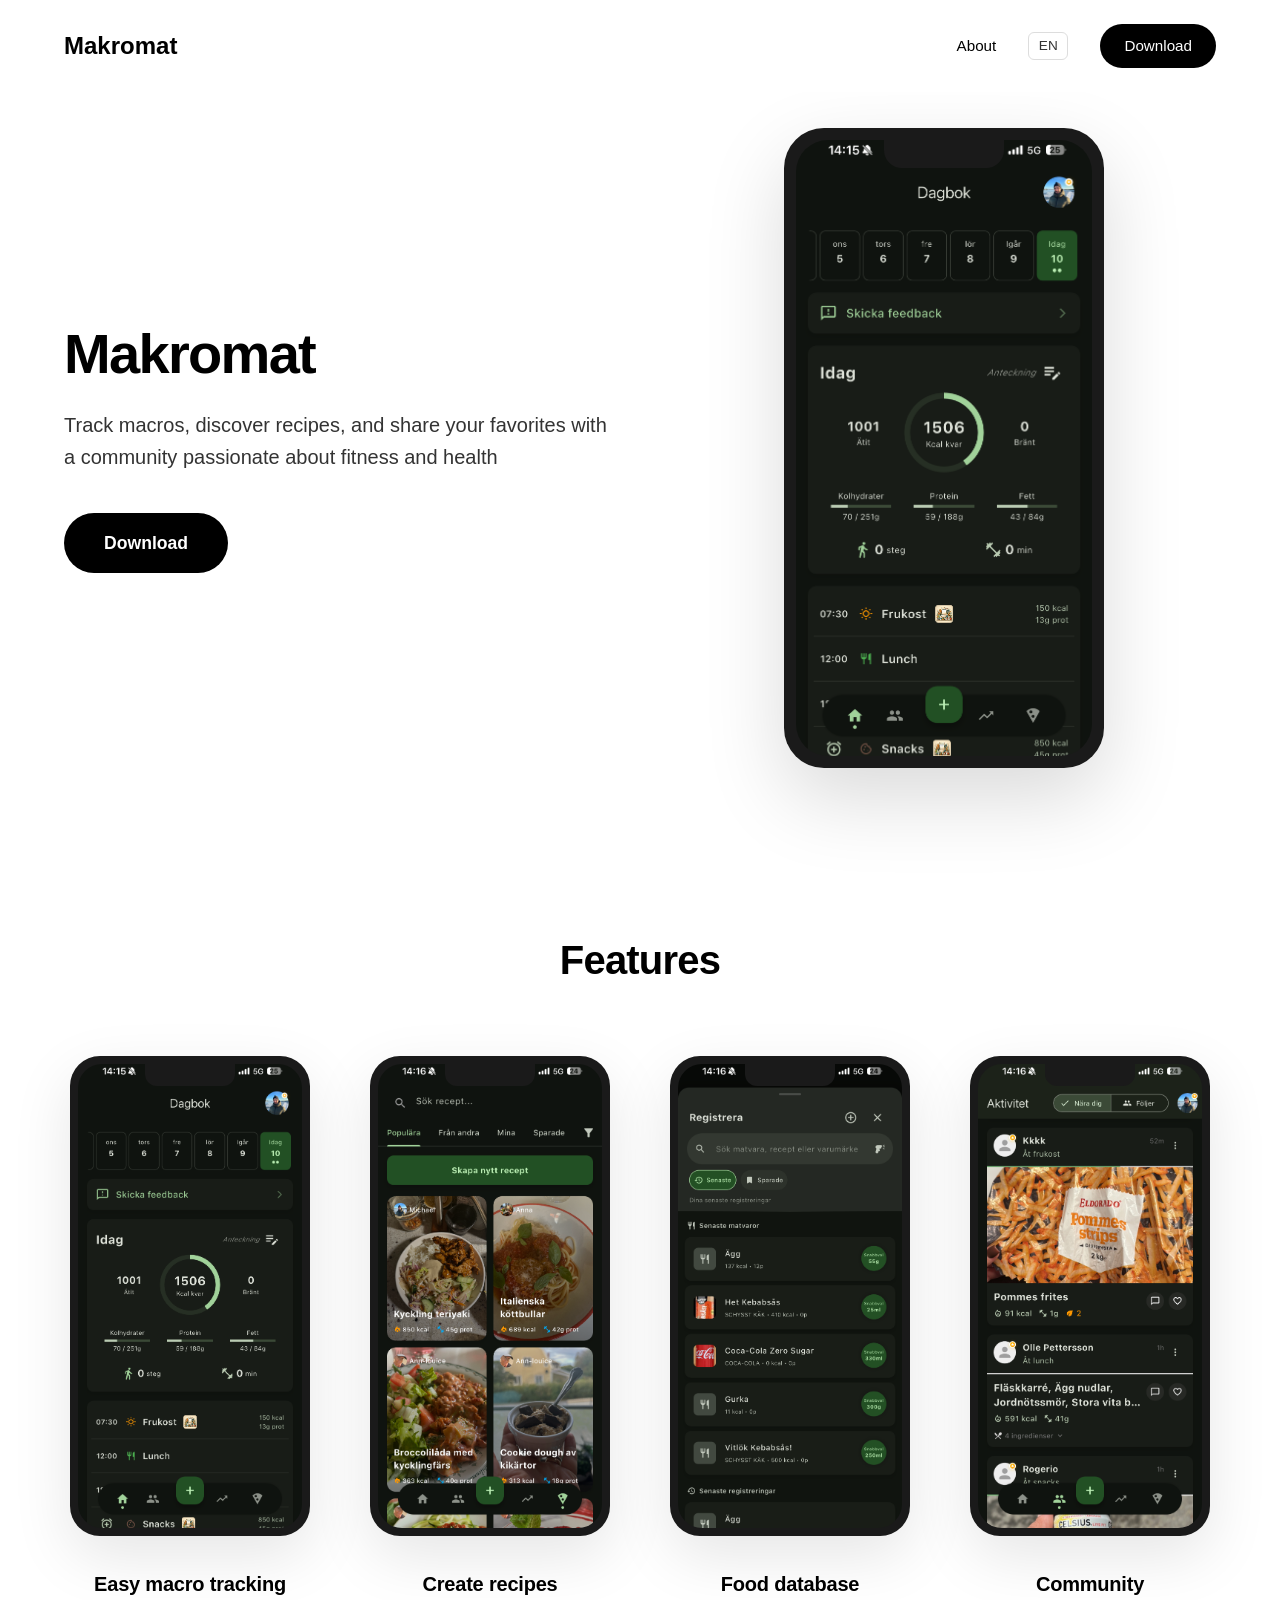
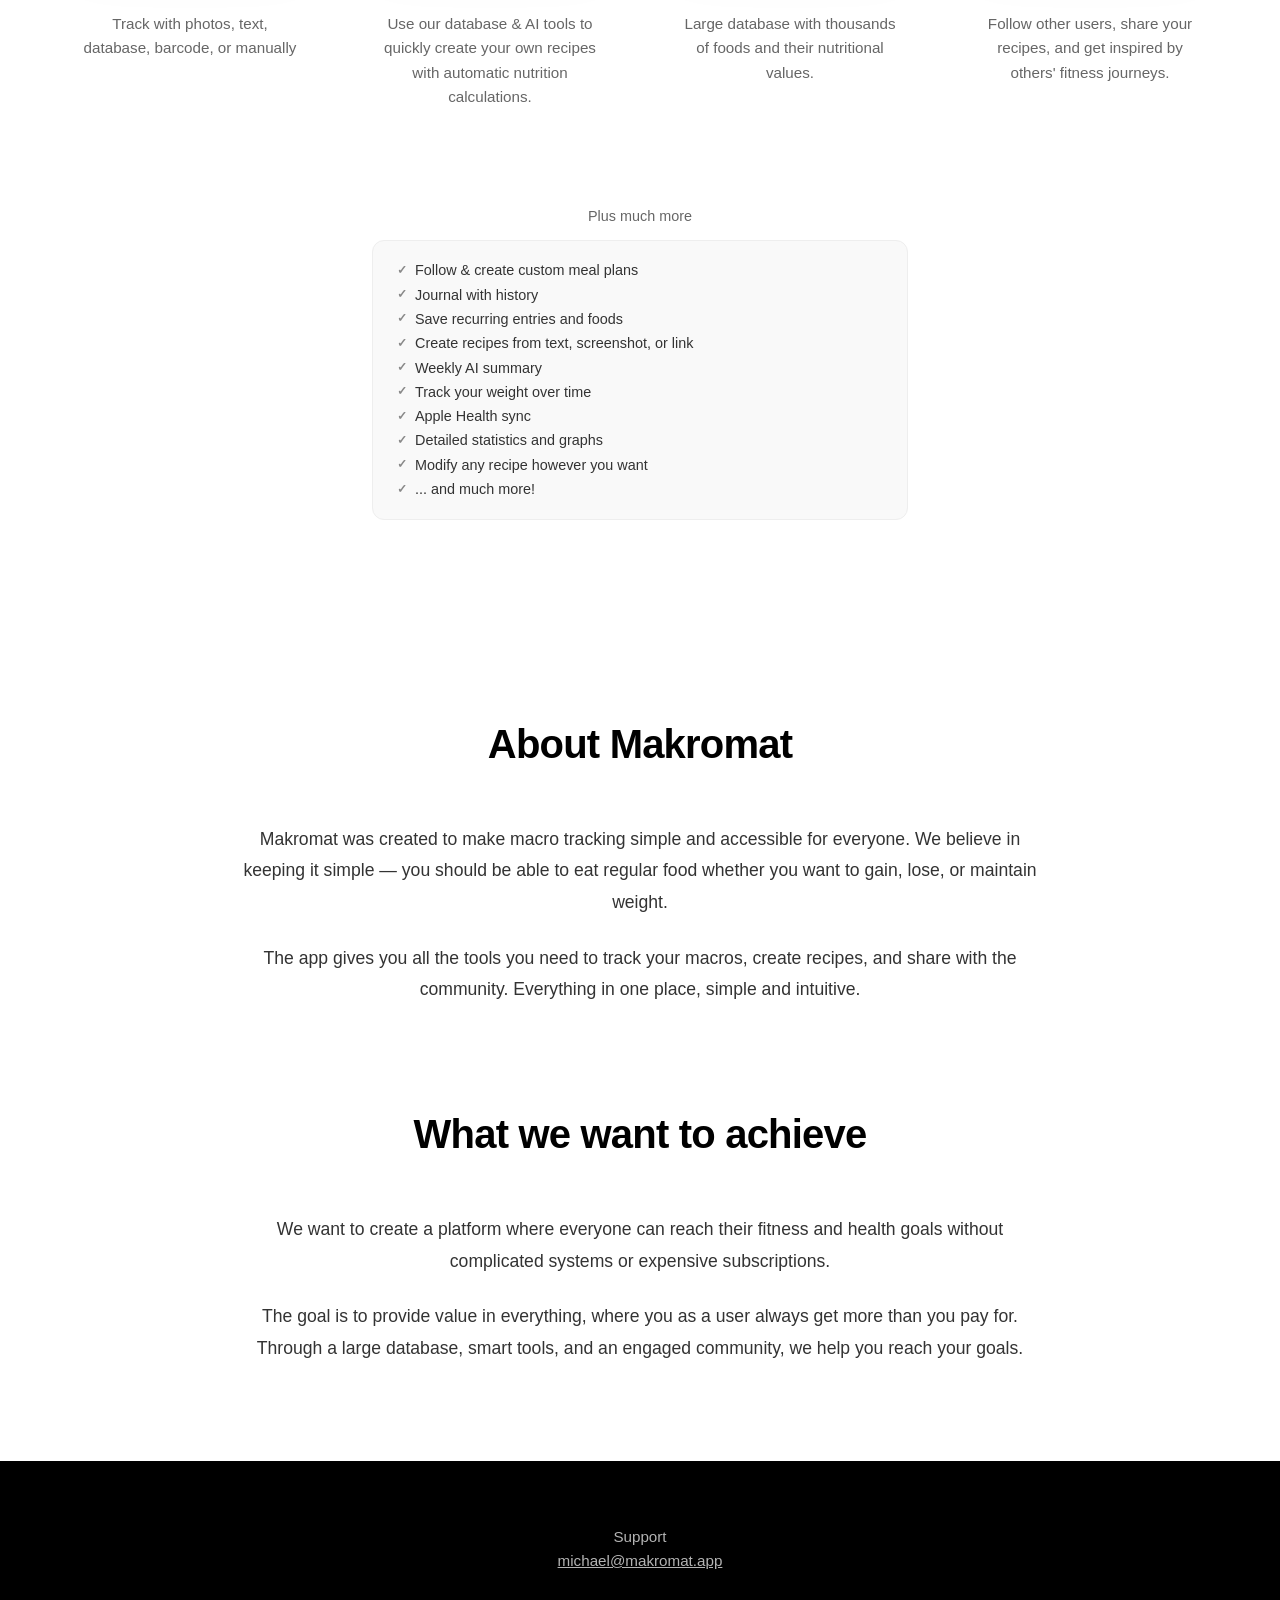
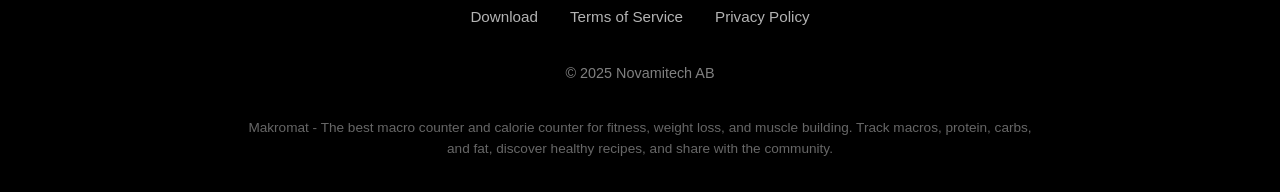
<file: index.html>
<!DOCTYPE html>
<html lang="sv">
<head>
  <meta charset="UTF-8">
  <meta name="viewport" content="width=device-width, initial-scale=1.0">
  <meta name="description" content="Makromat - Sveriges bästa app för makroräkning och kaloriräkning. Spåra protein, kolhydrater och fett, upptäck recept och nå dina träningsmål. Gratis att ladda ner!">
  <meta name="keywords" content="makroräknare, kaloriräknare, makromat, räkna makron, protein, kalorier, träning, recept, hälsa, fitness, näringsberäkning, viktminskning, muskeluppbyggnad">
  <meta name="author" content="Novamitech AB">
  <meta name="robots" content="index, follow">
  <link rel="canonical" href="https://makromat.app/">
  
  <!-- Open Graph meta tags -->
  <meta property="og:site_name" content="Makromat">
  <meta property="og:title" content="Makromat - Räkna makron, upptäck recept och nå dina mål">
  <meta property="og:description" content="Sveriges bästa app för makroräkning. Spåra makron, upptäck recept och dela dina favoriter med en community som brinner för träning och hälsa.">
  <meta property="og:image" content="https://makromat.app/images/gainslogo6.png">
  <meta property="og:url" content="https://makromat.app/">
  <meta property="og:type" content="website">
  <meta property="og:locale" content="sv_SE">
  
  <!-- Twitter Card meta tags -->
  <meta name="twitter:card" content="summary_large_image">
  <meta name="twitter:title" content="Makromat - Räkna makron, upptäck recept och nå dina mål">
  <meta name="twitter:description" content="Sveriges bästa app för makroräkning. Spåra makron, upptäck recept och dela med community.">
  <meta name="twitter:image" content="https://makromat.app/images/gainslogo6.png">
  
  <!-- Favicon -->
  <link rel="icon" type="image/png" href="images/gainslogo6.png">
  <link rel="apple-touch-icon" href="images/gainslogo6.png">
  
  <!-- iOS Smart App Banner -->
  <meta name="apple-itunes-app" content="app-id=6737398853">

  <title>Makromat - Makroräknare & Kaloriräknare | Räkna makron och upptäck recept</title>
  
  <!-- Structured Data -->
  <script type="application/ld+json">
  {
    "@context": "https://schema.org",
    "@type": "MobileApplication",
    "name": "Makromat",
    "applicationCategory": "HealthApplication",
    "operatingSystem": "iOS",
    "offers": {
      "@type": "Offer",
      "price": "0",
      "priceCurrency": "SEK"
    },
    "aggregateRating": {
      "@type": "AggregateRating",
      "ratingValue": "4.8",
      "ratingCount": "1200"
    },
    "description": "Räkna makron, upptäck recept och nå dina träningsmål med Makromat. Sveriges bästa app för makroräkning och näringsberäkning."
  }
  </script>
  
  <script type="application/ld+json">
  {
    "@context": "https://schema.org",
    "@type": "Organization",
    "name": "Novamitech AB",
    "url": "https://makromat.app",
    "logo": "https://makromat.app/images/gainslogo6.png",
    "contactPoint": {
      "@type": "ContactPoint",
      "email": "michael@makromat.app",
      "contactType": "Customer Service"
    },
    "sameAs": []
  }
  </script>
  
  <style>
    * {
      margin: 0;
      padding: 0;
      box-sizing: border-box;
    }
    
    html {
      scroll-behavior: smooth;
    }
    
    body {
      font-family: -apple-system, BlinkMacSystemFont, 'Segoe UI', sans-serif;
      line-height: 1.6;
      color: #111;
      overflow-x: hidden;
      background: #fff;
    }
    
    /* Navigation */
    nav {
      position: fixed;
      top: 0;
      width: 100%;
      z-index: 1000;
      padding: 1.5rem 5%;
      display: flex;
      justify-content: space-between;
      align-items: center;
      transition: all 0.3s ease;
      background: #fff;
    }
    
    nav.scrolled {
      background: rgba(255, 255, 255, 0.95);
      backdrop-filter: blur(20px);
      box-shadow: 0 1px 0 rgba(0,0,0,0.05);
    }
    
    .logo {
      display: flex;
      align-items: center;
      font-size: 1.5rem;
      font-weight: 600;
      color: #000;
    }
    
    .logo img {
      height: 40px;
      width: auto;
      display: block;
    }
    
    .nav-right {
      display: flex;
      align-items: center;
      gap: 2rem;
    }
    
    .nav-links {
      display: flex;
      gap: 2rem;
      list-style: none;
      margin: 0;
      padding: 0;
    }
    
    .nav-links a {
      color: #000;
      text-decoration: none;
      font-weight: 500;
      font-size: 0.95rem;
      transition: opacity 0.3s ease;
    }
    
    .nav-links a:hover {
      opacity: 0.7;
    }
    
    nav a.download-btn {
      background: #000;
      color: #fff;
      padding: 0.6rem 1.5rem;
      border-radius: 100px;
      text-decoration: none;
      font-weight: 500;
      font-size: 0.95rem;
      transition: all 0.3s ease;
    }
    
    nav a.download-btn:hover {
      opacity: 0.9;
    }

    #lang-select {
      appearance: none;
      -webkit-appearance: none;
      background: transparent;
      border: 1px solid #ddd;
      border-radius: 6px;
      padding: 0.35rem 0.6rem;
      font-size: 0.85rem;
      font-weight: 500;
      color: #333;
      cursor: pointer;
      font-family: inherit;
    }

    #lang-select:hover {
      border-color: #999;
    }
    
    /* Hero Section */
    .hero {
      position: relative;
      min-height: 90vh;
      display: flex;
      align-items: center;
      justify-content: center;
      padding: 8rem 5% 4rem;
      background: #fff;
    }
    
    .hero-container {
      max-width: 1400px;
      width: 100%;
      display: grid;
      grid-template-columns: 1fr 1fr;
      gap: 4rem;
      align-items: center;
    }
    
    .hero-content {
      position: relative;
      z-index: 10;
      color: #111;
    }
    
    .hero h1 {
      font-size: 3.5rem;
      font-weight: 700;
      letter-spacing: -0.03em;
      margin-bottom: 1.5rem;
      line-height: 1.1;
      color: #000;
    }
    
    .hero p {
      font-size: 1.25rem;
      font-weight: 400;
      color: #333;
      margin-bottom: 2.5rem;
      line-height: 1.6;
    }
    
    .hero-cta {
      display: inline-block;
      background: #000;
      color: #fff;
      padding: 1rem 2.5rem;
      border-radius: 100px;
      text-decoration: none;
      font-weight: 600;
      font-size: 1.1rem;
      transition: all 0.3s ease;
    }
    
    .hero-cta:hover {
      opacity: 0.9;
      transform: translateY(-2px);
    }
    
    .hero-phone {
      display: flex;
      justify-content: center;
      align-items: center;
    }
    
    .hero-phone-mockup {
      width: 100%;
      max-width: 320px;
      height: 640px;
      background: #1a1a1a;
      border-radius: 40px;
      padding: 12px;
      box-shadow: 0 30px 80px rgba(0,0,0,0.15);
      position: relative;
    }
    
    .hero-phone-screen {
      width: 100%;
      height: 100%;
      background: #fff;
      border-radius: 32px;
      overflow: hidden;
    }
    
    .hero-phone-screen img {
      width: 100%;
      height: 100%;
      object-fit: cover;
    }
    
    .hero-phone-notch {
      position: absolute;
      top: 12px;
      left: 50%;
      transform: translateX(-50%);
      width: 120px;
      height: 28px;
      background: #1a1a1a;
      border-radius: 0 0 18px 18px;
      z-index: 10;
    }
    
    /* App Showcase */
    .app-showcase {
      padding: 6rem 5%;
      background: #fff;
    }
    
    .showcase-container {
      max-width: 1400px;
      margin: 0 auto;
    }
    
    .section-title {
      font-size: 2.5rem;
      font-weight: 700;
      text-align: center;
      margin-bottom: 4rem;
      letter-spacing: -0.02em;
      color: #000;
    }
    
    .phones-grid {
      display: grid;
      grid-template-columns: repeat(4, 1fr);
      gap: 3rem;
      margin-bottom: 6rem;
    }
    
    .phone-item {
      text-align: center;
    }
    
    .phone-mockup {
      width: 100%;
      max-width: 240px;
      height: 480px;
      margin: 0 auto 2rem;
      background: #1a1a1a;
      border-radius: 30px;
      padding: 8px;
      box-shadow: 0 20px 60px rgba(0,0,0,0.1);
      transition: transform 0.3s ease;
      position: relative;
    }
    
    .phone-mockup:hover {
      transform: translateY(-5px);
    }
    
    .phone-screen {
      width: 100%;
      height: 100%;
      background: #fff;
      border-radius: 24px;
      overflow: hidden;
    }
    
    .phone-screen img {
      width: 100%;
      height: 100%;
      object-fit: cover;
    }
    
    .phone-notch {
      position: absolute;
      top: 8px;
      left: 50%;
      transform: translateX(-50%);
      width: 90px;
      height: 22px;
      background: #1a1a1a;
      border-radius: 0 0 12px 12px;
      z-index: 10;
    }
    
    .phone-item h2 {
      font-size: 1.25rem;
      font-weight: 600;
      margin-bottom: 0.75rem;
      letter-spacing: -0.01em;
      color: #000;
    }
    
    .phone-item p {
      color: #666;
      line-height: 1.6;
      padding: 0 1rem;
      font-size: 0.95rem;
    }
    
    /* Features List */
    .features-list {
      max-width: 600px;
      margin: 2rem auto 0;
      padding: 0 2rem;
    }
    
    .features-title {
      text-align: center;
      font-size: 0.9rem;
      color: #666;
      margin-bottom: 0.75rem;
      font-weight: 500;
    }
    
    .features-box {
      background: #f9f9f9;
      border-radius: 12px;
      padding: 1.25rem 1.5rem;
      border: 1px solid #eee;
    }
    
    .features-columns {
      display: flex;
      flex-direction: column;
      gap: 0.35rem;
      list-style: none;
      margin: 0;
      padding: 0;
    }
    
    .feature-item {
      font-size: 0.9rem;
      color: #333;
      line-height: 1.3;
      display: flex;
      align-items: center;
      gap: 0.5rem;
    }
    
    .feature-item::before {
      content: '✓';
      font-size: 0.75rem;
      font-weight: 700;
      color: #888;
      flex-shrink: 0;
    }
    
    /* About Section */
    .about {
      padding: 6rem 5%;
      background: #fff;
    }
    
    .about-container {
      max-width: 1200px;
      margin: 0 auto;
    }
    
    .about-section {
      margin-bottom: 6rem;
    }
    
    .about-section:last-child {
      margin-bottom: 0;
    }
    
    .about-header {
      text-align: center;
      margin-bottom: 3rem;
    }
    
    .about-header h2 {
      font-size: 2.5rem;
      font-weight: 700;
      letter-spacing: -0.02em;
      margin-bottom: 1rem;
      color: #000;
    }
    
    .about-content {
      max-width: 800px;
      margin: 0 auto;
      text-align: center;
    }
    
    .about-content p {
      font-size: 1.1rem;
      line-height: 1.8;
      color: #333;
      margin-bottom: 1.5rem;
    }
    
    .about-content p:last-child {
      margin-bottom: 0;
    }
    
    /* Footer */
    footer {
      background: #000;
      color: #fff;
      padding: 4rem 5% 2rem;
    }
    
    .footer-content {
      max-width: 1200px;
      margin: 0 auto;
      text-align: center;
    }
    
    .footer-links {
      display: flex;
      gap: 2rem;
      justify-content: center;
      margin-bottom: 2rem;
      flex-wrap: wrap;
    }
    
    .footer-links a {
      color: #fff;
      text-decoration: none;
      opacity: 0.7;
      transition: opacity 0.3s;
      font-size: 0.95rem;
    }
    
    .footer-links a:hover {
      opacity: 1;
    }
    
    .footer-email {
      margin-bottom: 2rem;
      opacity: 0.7;
      font-size: 0.95rem;
    }
    
    .footer-email a {
      color: #fff;
      text-decoration: underline;
    }
    
    .footer-copyright {
      opacity: 0.5;
      font-size: 0.9rem;
      margin-top: 1rem;
    }
    
    .footer-seo {
      margin-top: 2rem;
      opacity: 0.4;
      font-size: 0.85rem;
      line-height: 1.6;
      max-width: 800px;
      margin-left: auto;
      margin-right: auto;
    }
    
    /* Responsive */
    @media (max-width: 1200px) {
      .phones-grid {
        grid-template-columns: repeat(2, 1fr);
        gap: 2.5rem;
      }
    }
    
    @media (max-width: 1024px) {
      .hero-container {
        gap: 3rem;
      }
      
      .hero h1 {
        font-size: 3rem;
      }
      
      .hero p {
        font-size: 1.15rem;
      }
      
      .hero-phone-mockup {
        max-width: 280px;
        height: 560px;
      }
      
      .features-box {
        padding: 1rem 1.25rem;
      }
      
      .section-title {
        font-size: 2rem;
      }
      
      .about-header h2 {
        font-size: 2rem;
      }
    }
    
    @media (max-width: 768px) {
      .hero {
        min-height: auto;
        padding: 6rem 1.5rem 3rem;
      }
      
      .hero-container {
        grid-template-columns: 1fr;
        gap: 3rem;
        text-align: center;
      }
      
      .hero-content {
        text-align: center;
      }
      
      .hero h1 {
        font-size: 2.5rem;
      }
      
      .hero p {
        font-size: 1.1rem;
      }
      
      .hero-phone-mockup {
        max-width: 280px;
        height: 560px;
      }
      
      .section-title {
        font-size: 2rem;
      }
      
      .phones-grid {
        grid-template-columns: 1fr;
        gap: 2.5rem;
        margin-bottom: 4rem;
      }
      
      nav {
        padding: 1rem 1.5rem;
      }
      
      .logo {
        font-size: 1.25rem;
      }
      
      .logo img {
        height: 32px;
      }
      
      .nav-links {
        display: none;
      }
      
      .nav-right {
        gap: 1rem;
      }
      
      .app-showcase {
        padding: 4rem 1.5rem;
      }
      
      .about {
        padding: 4rem 1.5rem;
      }
      
      .about-section {
        margin-bottom: 4rem;
      }
      
      .about-header {
        margin-bottom: 2rem;
      }
      
      .about-header h2 {
        font-size: 2rem;
      }
      
      .about-content {
        text-align: center;
      }
      
      .about-content p {
        font-size: 1rem;
      }
      
      .features-list {
        margin-top: 2rem;
        padding: 0 1rem;
      }
      
      .features-box {
        padding: 1rem 1.25rem;
      }
      
      .features-columns {
        grid-template-columns: 1fr 1fr;
        gap: 0.3rem 0.75rem;
      }
      
      .feature-item {
        font-size: 0.85rem;
      }
      
      footer {
        padding: 3rem 1.5rem 2rem;
      }
    }
  </style>
</head>
<body>
  <!-- Navigation -->
  <nav id="nav">
    <div class="logo">Makromat</div>
    <div class="nav-right">
      <ul class="nav-links">
        <li><a href="#about" data-i18n="navAbout">Om appen</a></li>
      </ul>
      <select id="lang-select" aria-label="Language">
        <option value="sv">SV</option>
        <option value="en">EN</option>
        <option value="es">ES</option>
      </select>
      <a href="https://apps.apple.com/se/app/makromat-proteinr%C3%A4knare/id6447565445" class="download-btn" target="_blank" rel="noopener" data-i18n="download">Ladda ner</a>
    </div>
  </nav>

  <!-- Main Content -->
  <main id="main-content">
  
  <!-- Hero Section -->
  <section class="hero">
    <div class="hero-container">
      <div class="hero-content">
        <h1>Makromat</h1>
        <p data-i18n="heroSubtitle">Räkna makron, upptäck recept och dela dina favoriter med en community som brinner för träning och hälsa</p>
        <a href="https://apps.apple.com/se/app/makromat-proteinr%C3%A4knare/id6447565445" class="hero-cta" target="_blank" rel="noopener" data-i18n="download">Ladda ner</a>
      </div>
      <div class="hero-phone">
        <div class="hero-phone-mockup">
          <div class="hero-phone-notch"></div>
          <div class="hero-phone-screen">
            <img src="images/appmockups/1.PNG" alt="Makromat app" loading="lazy">
          </div>
        </div>
      </div>
    </div>
  </section>

  <!-- App Showcase -->
  <section class="app-showcase">
    <div class="showcase-container">
      <h2 class="section-title" data-i18n="featuresTitle">Funktioner</h2>
      <div class="phones-grid">
       
         <article class="phone-item">
           <div class="phone-mockup">
             <div class="phone-notch"></div>
             <div class="phone-screen">
               <img src="images/appmockups/1.PNG" alt="Makromat app macro tracking" loading="lazy">
             </div>
           </div>
           <h2 data-i18n="feature1Title">Enkel makroräkning</h2>
           <p data-i18n="feature1Desc">Tracka med bild, text, databas, streckkod eller manuellt</p>
         </article>
        
         <article class="phone-item">
          <div class="phone-mockup">
            <div class="phone-notch"></div>
            <div class="phone-screen">
              <img src="images/appmockups/2.PNG" alt="Makromat app recipe creation" loading="lazy">
            </div>
          </div>
          <h2 data-i18n="feature2Title">Skapa recept</h2>
          <p data-i18n="feature2Desc">Använd vår databas & AI-verktyg för att snabbt skapa egna recept med automatisk näringsberäkning.</p>
        </article>
         
         <article class="phone-item">
           <div class="phone-mockup">
             <div class="phone-notch"></div>
             <div class="phone-screen">
               <img src="images/appmockups/4.PNG" alt="Makromat food database" loading="lazy">
             </div>
           </div>
           <h2 data-i18n="feature3Title">Ingrediensdatabas</h2>
           <p data-i18n="feature3Desc">Stor svensk databas med tusentals livsmedel och dess näringsvärden.</p>
         </article>
         
         <article class="phone-item">
           <div class="phone-mockup">
             <div class="phone-notch"></div>
             <div class="phone-screen">
               <img src="images/appmockups/3.PNG" alt="Makromat community" loading="lazy">
             </div>
           </div>
           <h2 data-i18n="feature4Title">Community</h2>
           <p data-i18n="feature4Desc">Följ andra användare, dela dina recept och bli inspirerad av andras träningsresor.</p>
         </article>
       </div>
      
      <div class="features-list">
        <p class="features-title" data-i18n="featuresMore">Plus mycket mer</p>
        <div class="features-box">
          <ul class="features-columns">
            <li class="feature-item" data-i18n="feat1">Följ & skapa egna kostscheman</li>
            <li class="feature-item" data-i18n="feat2">Dagbok med historik</li>
            <li class="feature-item" data-i18n="feat3">Spara återkommande registreringar och matvaror</li>
            <li class="feature-item" data-i18n="feat4">Skapa recept från text, skärmdump eller länk</li>
            <li class="feature-item" data-i18n="feat5">Veckovis AI-sammanfattning</li>
            <li class="feature-item" data-i18n="feat6">Tracka din viktutveckling över tid</li>
            <li class="feature-item" data-i18n="feat7">Synkronisering med Apple Health</li>
            <li class="feature-item" data-i18n="feat8">Detaljerad statistik och grafer</li>
            <li class="feature-item" data-i18n="feat9">Modifiera alla recept hur du vill</li>
            <li class="feature-item" data-i18n="feat10">... och mycket mer!</li>
          </ul>
        </div>
      </div>
    </div>
  </section>

  <!-- About Section -->
  <section id="about" class="about">
    <div class="about-container">
      <div class="about-section">
        <div class="about-header">
          <h2 data-i18n="aboutTitle">Om Makromat</h2>
        </div>
        <div class="about-content">
          <p data-i18n="aboutP1">Makromat skapades för att göra makroräkning enkelt och tillgängligt för alla. Vi tror på att hålla det enkelt - du ska kunna äta vanlig mat oavsett om du vill gå upp, ner eller hålla vikten.</p>
          <p data-i18n="aboutP2">Appen ger dig alla verktyg du behöver för att spåra dina makron, skapa recept och dela med community. Allt på ett ställe, enkelt och intuitivt.</p>
        </div>
      </div>
      
      <div class="about-section">
        <div class="about-header">
          <h2 data-i18n="goalTitle">Vad vi vill uppnå</h2>
        </div>
        <div class="about-content">
          <p data-i18n="goalP1">Vi vill skapa en plattform där alla kan nå sina tränings- och hälsomål utan komplicerade system eller dyra prenumerationer.</p>
          <p data-i18n="goalP2">Målet är att ge mervärde i allt, där du som användare alltid får ut mer än du betalar för. Genom en stor databas, smarta verktyg och en engagerad community hjälper vi dig att nå dina mål.</p>
        </div>
      </div>
    </div>
  </section>
  
  </main>
  <!-- End Main Content -->

  <!-- Footer -->
  <footer>
    <div class="footer-content">
      <div class="footer-email">
        Support <br> <a href="mailto:michael@makromat.app">michael@makromat.app</a>
      </div>
      <div class="footer-links">
        <a href="https://apps.apple.com/se/app/makromat-proteinr%C3%A4knare/id6447565445" target="_blank" rel="noopener" data-i18n="download">Ladda ner</a>
        <a href="terms.html" data-i18n="footerTerms">Användarvillkor</a>
        <a href="privacy.html" data-i18n="footerPrivacy">Integritetspolicy</a>
      </div>
      <div class="footer-copyright">
        &copy; 2025 Novamitech AB
      </div>
      <div class="footer-seo" data-i18n="footerSeo">
        Makromat - Sveriges bästa makroräknare och kaloriräknare för träning, viktminskning och muskeluppbyggnad. Räkna makron, spåra protein, kolhydrater och fett, upptäck hälsosamma recept och dela med community.
      </div>
    </div>
  </footer>

  <script>
    var translations = {
      sv: {
        _title: 'Makromat - Makroräknare & Kaloriräknare | Räkna makron och upptäck recept',
        _metaDesc: 'Makromat - Sveriges bästa app för makroräkning och kaloriräkning. Spåra protein, kolhydrater och fett, upptäck recept och nå dina träningsmål. Gratis att ladda ner!',
        _ogTitle: 'Makromat - Räkna makron, upptäck recept och nå dina mål',
        _ogDesc: 'Sveriges bästa app för makroräkning. Spåra makron, upptäck recept och dela dina favoriter med en community som brinner för träning och hälsa.',
        _twitterDesc: 'Sveriges bästa app för makroräkning. Spåra makron, upptäck recept och dela med community.',
        _ogLocale: 'sv_SE',
        navAbout: 'Om appen',
        download: 'Ladda ner',
        heroSubtitle: 'Räkna makron, upptäck recept och dela dina favoriter med en community som brinner för träning och hälsa',
        featuresTitle: 'Funktioner',
        feature1Title: 'Enkel makroräkning',
        feature1Desc: 'Tracka med bild, text, databas, streckkod eller manuellt',
        feature2Title: 'Skapa recept',
        feature2Desc: 'Använd vår databas & AI-verktyg för att snabbt skapa egna recept med automatisk näringsberäkning.',
        feature3Title: 'Ingrediensdatabas',
        feature3Desc: 'Stor svensk databas med tusentals livsmedel och dess näringsvärden.',
        feature4Title: 'Community',
        feature4Desc: 'Följ andra användare, dela dina recept och bli inspirerad av andras träningsresor.',
        featuresMore: 'Plus mycket mer',
        feat1: 'Följ & skapa egna kostscheman',
        feat2: 'Dagbok med historik',
        feat3: 'Spara återkommande registreringar och matvaror',
        feat4: 'Skapa recept från text, skärmdump eller länk',
        feat5: 'Veckovis AI-sammanfattning',
        feat6: 'Tracka din viktutveckling över tid',
        feat7: 'Synkronisering med Apple Health',
        feat8: 'Detaljerad statistik och grafer',
        feat9: 'Modifiera alla recept hur du vill',
        feat10: '... och mycket mer!',
        aboutTitle: 'Om Makromat',
        aboutP1: 'Makromat skapades för att göra makroräkning enkelt och tillgängligt för alla. Vi tror på att hålla det enkelt - du ska kunna äta vanlig mat oavsett om du vill gå upp, ner eller hålla vikten.',
        aboutP2: 'Appen ger dig alla verktyg du behöver för att spåra dina makron, skapa recept och dela med community. Allt på ett ställe, enkelt och intuitivt.',
        goalTitle: 'Vad vi vill uppnå',
        goalP1: 'Vi vill skapa en plattform där alla kan nå sina tränings- och hälsomål utan komplicerade system eller dyra prenumerationer.',
        goalP2: 'Målet är att ge mervärde i allt, där du som användare alltid får ut mer än du betalar för. Genom en stor databas, smarta verktyg och en engagerad community hjälper vi dig att nå dina mål.',
        footerTerms: 'Användarvillkor',
        footerPrivacy: 'Integritetspolicy',
        footerSeo: 'Makromat - Sveriges bästa makroräknare och kaloriräknare för träning, viktminskning och muskeluppbyggnad. Räkna makron, spåra protein, kolhydrater och fett, upptäck hälsosamma recept och dela med community.'
      },
      en: {
        _title: 'Makromat - Macro & Calorie Counter | Track macros and discover recipes',
        _metaDesc: 'Makromat - The best app for macro and calorie tracking. Track protein, carbs, and fat, discover recipes, and reach your fitness goals. Free to download!',
        _ogTitle: 'Makromat - Track macros, discover recipes, and reach your goals',
        _ogDesc: 'The best app for macro tracking. Track macros, discover recipes, and share your favorites with a community passionate about fitness and health.',
        _twitterDesc: 'The best app for macro tracking. Track macros, discover recipes, and share with the community.',
        _ogLocale: 'en_US',
        navAbout: 'About',
        download: 'Download',
        heroSubtitle: 'Track macros, discover recipes, and share your favorites with a community passionate about fitness and health',
        featuresTitle: 'Features',
        feature1Title: 'Easy macro tracking',
        feature1Desc: 'Track with photos, text, database, barcode, or manually',
        feature2Title: 'Create recipes',
        feature2Desc: 'Use our database & AI tools to quickly create your own recipes with automatic nutrition calculations.',
        feature3Title: 'Food database',
        feature3Desc: 'Large database with thousands of foods and their nutritional values.',
        feature4Title: 'Community',
        feature4Desc: 'Follow other users, share your recipes, and get inspired by others\' fitness journeys.',
        featuresMore: 'Plus much more',
        feat1: 'Follow & create custom meal plans',
        feat2: 'Journal with history',
        feat3: 'Save recurring entries and foods',
        feat4: 'Create recipes from text, screenshot, or link',
        feat5: 'Weekly AI summary',
        feat6: 'Track your weight over time',
        feat7: 'Apple Health sync',
        feat8: 'Detailed statistics and graphs',
        feat9: 'Modify any recipe however you want',
        feat10: '... and much more!',
        aboutTitle: 'About Makromat',
        aboutP1: 'Makromat was created to make macro tracking simple and accessible for everyone. We believe in keeping it simple — you should be able to eat regular food whether you want to gain, lose, or maintain weight.',
        aboutP2: 'The app gives you all the tools you need to track your macros, create recipes, and share with the community. Everything in one place, simple and intuitive.',
        goalTitle: 'What we want to achieve',
        goalP1: 'We want to create a platform where everyone can reach their fitness and health goals without complicated systems or expensive subscriptions.',
        goalP2: 'The goal is to provide value in everything, where you as a user always get more than you pay for. Through a large database, smart tools, and an engaged community, we help you reach your goals.',
        footerTerms: 'Terms of Service',
        footerPrivacy: 'Privacy Policy',
        footerSeo: 'Makromat - The best macro counter and calorie counter for fitness, weight loss, and muscle building. Track macros, protein, carbs, and fat, discover healthy recipes, and share with the community.'
      },
      es: {
        _title: 'Makromat - Contador de Macros y Calorías | Cuenta macros y descubre recetas',
        _metaDesc: 'Makromat - La mejor app para contar macros y calorías. Registra proteínas, carbohidratos y grasas, descubre recetas y alcanza tus objetivos fitness. ¡Descarga gratis!',
        _ogTitle: 'Makromat - Cuenta macros, descubre recetas y alcanza tus metas',
        _ogDesc: 'La mejor app para contar macros. Registra macros, descubre recetas y comparte tus favoritas con una comunidad apasionada por el fitness y la salud.',
        _twitterDesc: 'La mejor app para contar macros. Registra macros, descubre recetas y comparte con la comunidad.',
        _ogLocale: 'es_ES',
        navAbout: 'Acerca de',
        download: 'Descargar',
        heroSubtitle: 'Cuenta macros, descubre recetas y comparte tus favoritas con una comunidad apasionada por el fitness y la salud',
        featuresTitle: 'Funciones',
        feature1Title: 'Conteo de macros fácil',
        feature1Desc: 'Registra con foto, texto, base de datos, código de barras o manualmente',
        feature2Title: 'Crea recetas',
        feature2Desc: 'Usa nuestra base de datos y herramientas de IA para crear tus propias recetas con cálculo nutricional automático.',
        feature3Title: 'Base de datos de alimentos',
        feature3Desc: 'Gran base de datos con miles de alimentos y sus valores nutricionales.',
        feature4Title: 'Comunidad',
        feature4Desc: 'Sigue a otros usuarios, comparte tus recetas e inspírate en los viajes fitness de otros.',
        featuresMore: 'Y mucho más',
        feat1: 'Sigue y crea planes de comidas',
        feat2: 'Diario con historial',
        feat3: 'Guarda registros y alimentos recurrentes',
        feat4: 'Crea recetas desde texto, captura o enlace',
        feat5: 'Resumen semanal con IA',
        feat6: 'Sigue tu peso a lo largo del tiempo',
        feat7: 'Sincronización con Apple Health',
        feat8: 'Estadísticas detalladas y gráficos',
        feat9: 'Modifica cualquier receta como quieras',
        feat10: '... ¡y mucho más!',
        aboutTitle: 'Sobre Makromat',
        aboutP1: 'Makromat fue creada para hacer el conteo de macros simple y accesible para todos. Creemos en mantenerlo simple — deberías poder comer comida normal sin importar si quieres subir, bajar o mantener tu peso.',
        aboutP2: 'La app te da todas las herramientas que necesitas para rastrear tus macros, crear recetas y compartir con la comunidad. Todo en un solo lugar, simple e intuitivo.',
        goalTitle: 'Lo que queremos lograr',
        goalP1: 'Queremos crear una plataforma donde todos puedan alcanzar sus metas de fitness y salud sin sistemas complicados ni suscripciones costosas.',
        goalP2: 'El objetivo es dar valor en todo, donde tú como usuario siempre obtienes más de lo que pagas. A través de una gran base de datos, herramientas inteligentes y una comunidad activa, te ayudamos a alcanzar tus metas.',
        footerTerms: 'Términos de servicio',
        footerPrivacy: 'Política de privacidad',
        footerSeo: 'Makromat - El mejor contador de macros y calorías para fitness, pérdida de peso y desarrollo muscular. Cuenta macros, proteínas, carbohidratos y grasas, descubre recetas saludables y comparte con la comunidad.'
      }
    };

    function getLocale() {
      var stored = localStorage.getItem('makromat_locale');
      if (stored && translations[stored]) return stored;
      var browser = (navigator.language || 'en').split('-')[0];
      return translations[browser] ? browser : 'en';
    }

    function applyLocale(lang) {
      var t = translations[lang];
      document.documentElement.lang = lang;
      document.title = t._title;
      document.querySelector('meta[name="description"]').content = t._metaDesc;
      document.querySelector('meta[property="og:title"]').content = t._ogTitle;
      document.querySelector('meta[property="og:description"]').content = t._ogDesc;
      document.querySelector('meta[name="twitter:title"]').content = t._ogTitle;
      document.querySelector('meta[name="twitter:description"]').content = t._twitterDesc;
      document.querySelector('meta[property="og:locale"]').content = t._ogLocale;
      document.querySelectorAll('[data-i18n]').forEach(function(el) {
        var key = el.getAttribute('data-i18n');
        if (t[key]) el.textContent = t[key];
      });
      document.getElementById('lang-select').value = lang;
    }

    (function() {
      var lang = getLocale();
      applyLocale(lang);
      document.getElementById('lang-select').addEventListener('change', function() {
        localStorage.setItem('makromat_locale', this.value);
        applyLocale(this.value);
      });
    })();

    // Navigation scroll effect
    window.addEventListener('scroll', function() {
      var nav = document.getElementById('nav');
      if (window.scrollY > 50) {
        nav.classList.add('scrolled');
      } else {
        nav.classList.remove('scrolled');
      }
    });

    // Deep link handling
    function handleDeepLink() {
      var path = window.location.pathname;
      var search = window.location.search;
      
      var params = getQueryParams();
      
      if (params.name) {
        document.querySelector('meta[property="og:title"]')?.setAttribute('content', 'Recept: ' + params.name);
      }
      
      if (path.startsWith('/recipe/')) {
        var appUrl = 'makromat://' + path + search;
        window.location.href = appUrl;
        setTimeout(function() {
          window.location.href = 'https://apps.apple.com/se/app/makromat-proteinr%C3%A4knare/id6447565445';
        }, 2000);
        return;
      }
    }
    
    function getQueryParams() {
      var params = {};
      var queryString = window.location.search.substring(1);
      var pairs = queryString.split('&');
      
      for (var i = 0; i < pairs.length; i++) {
        var parts = pairs[i].split('=');
        if (parts[0]) params[parts[0]] = decodeURIComponent(parts[1] || '');
      }
      
      return params;
    }
    
    window.addEventListener('load', handleDeepLink);
  </script>
</body>
</html>
</file>
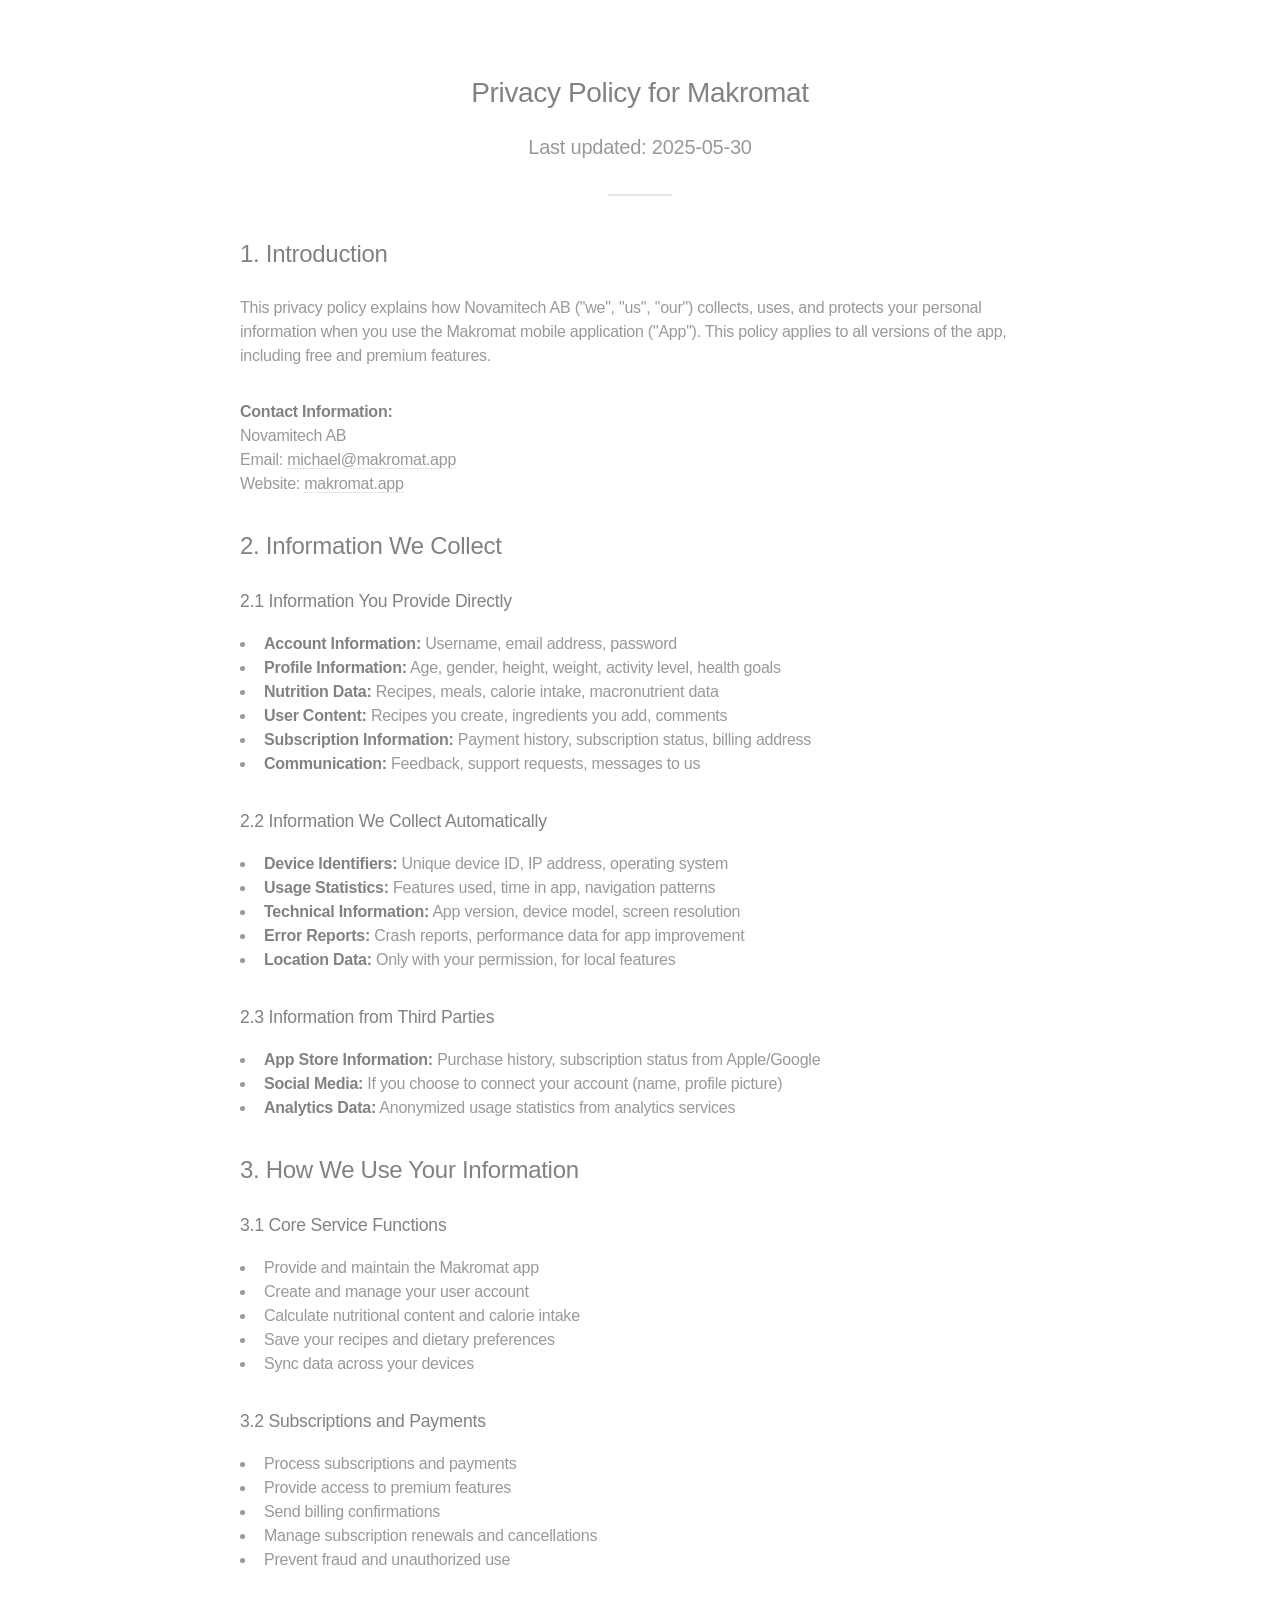
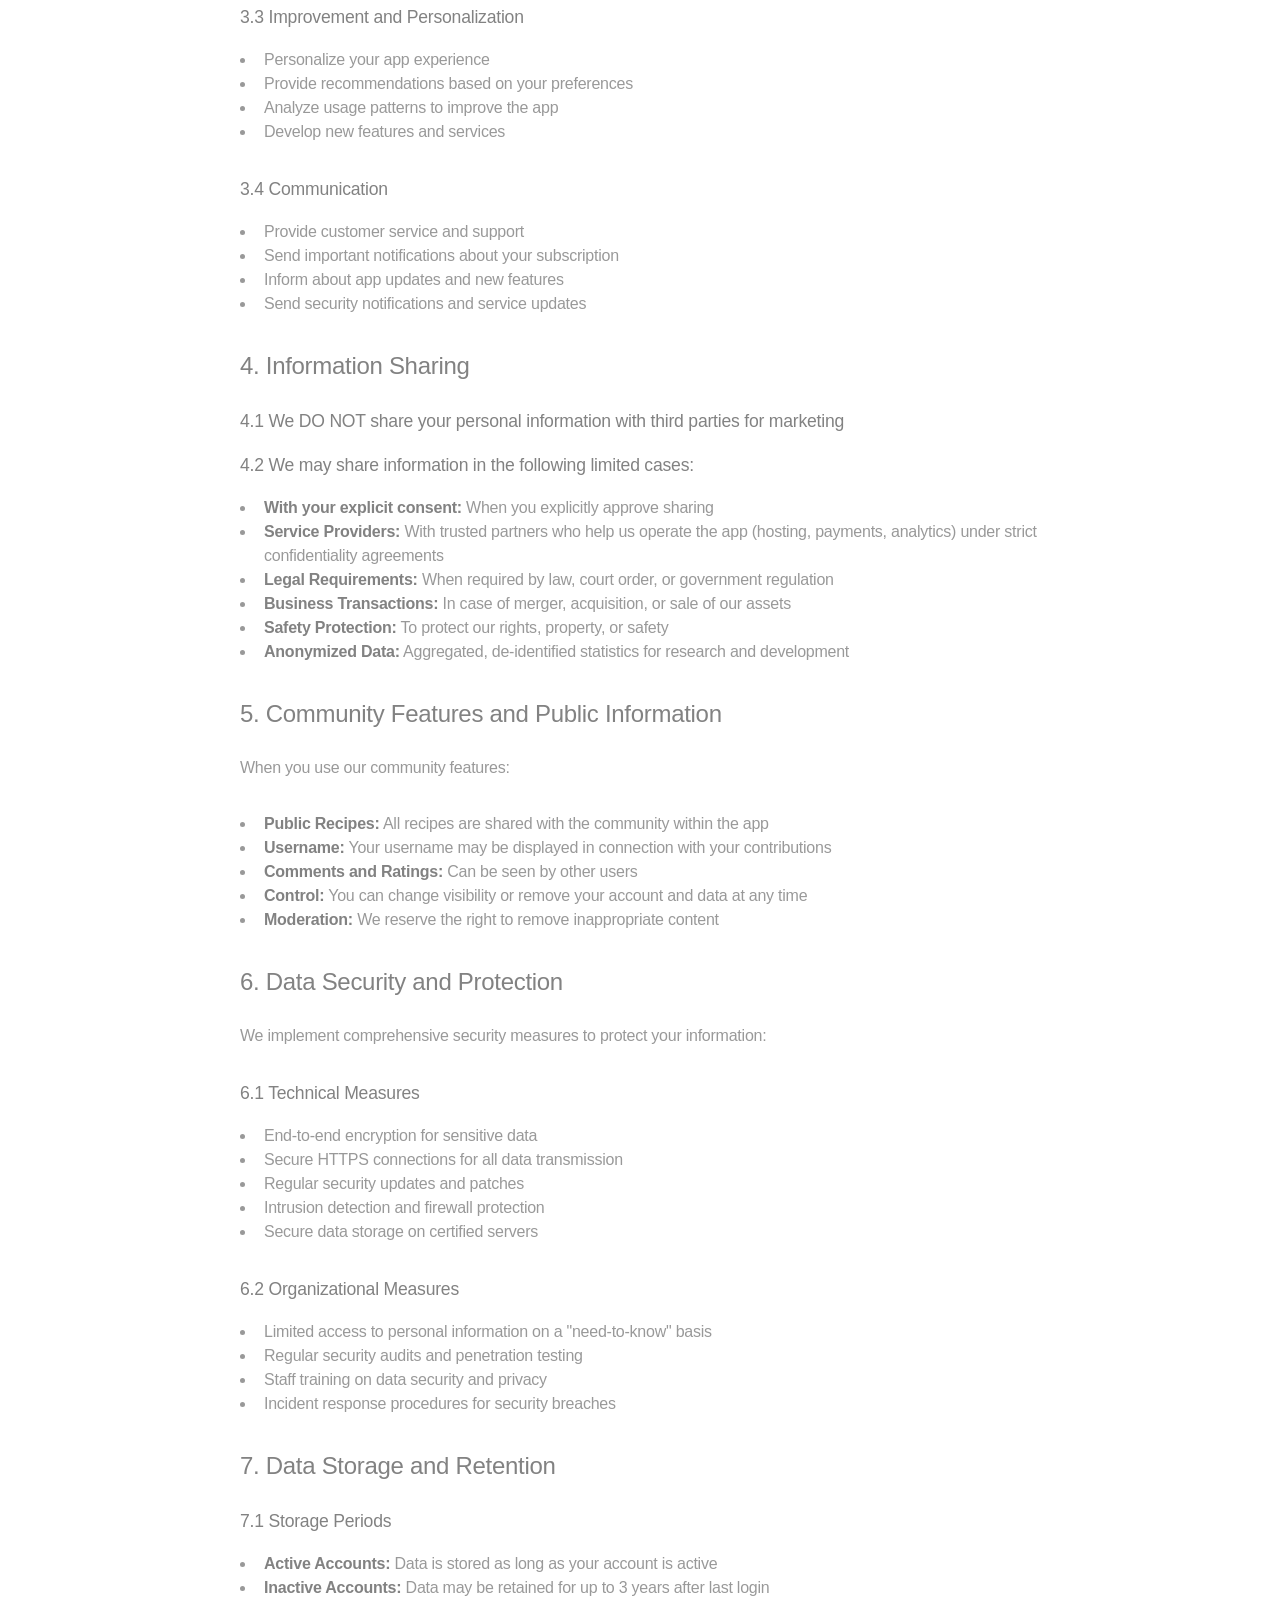
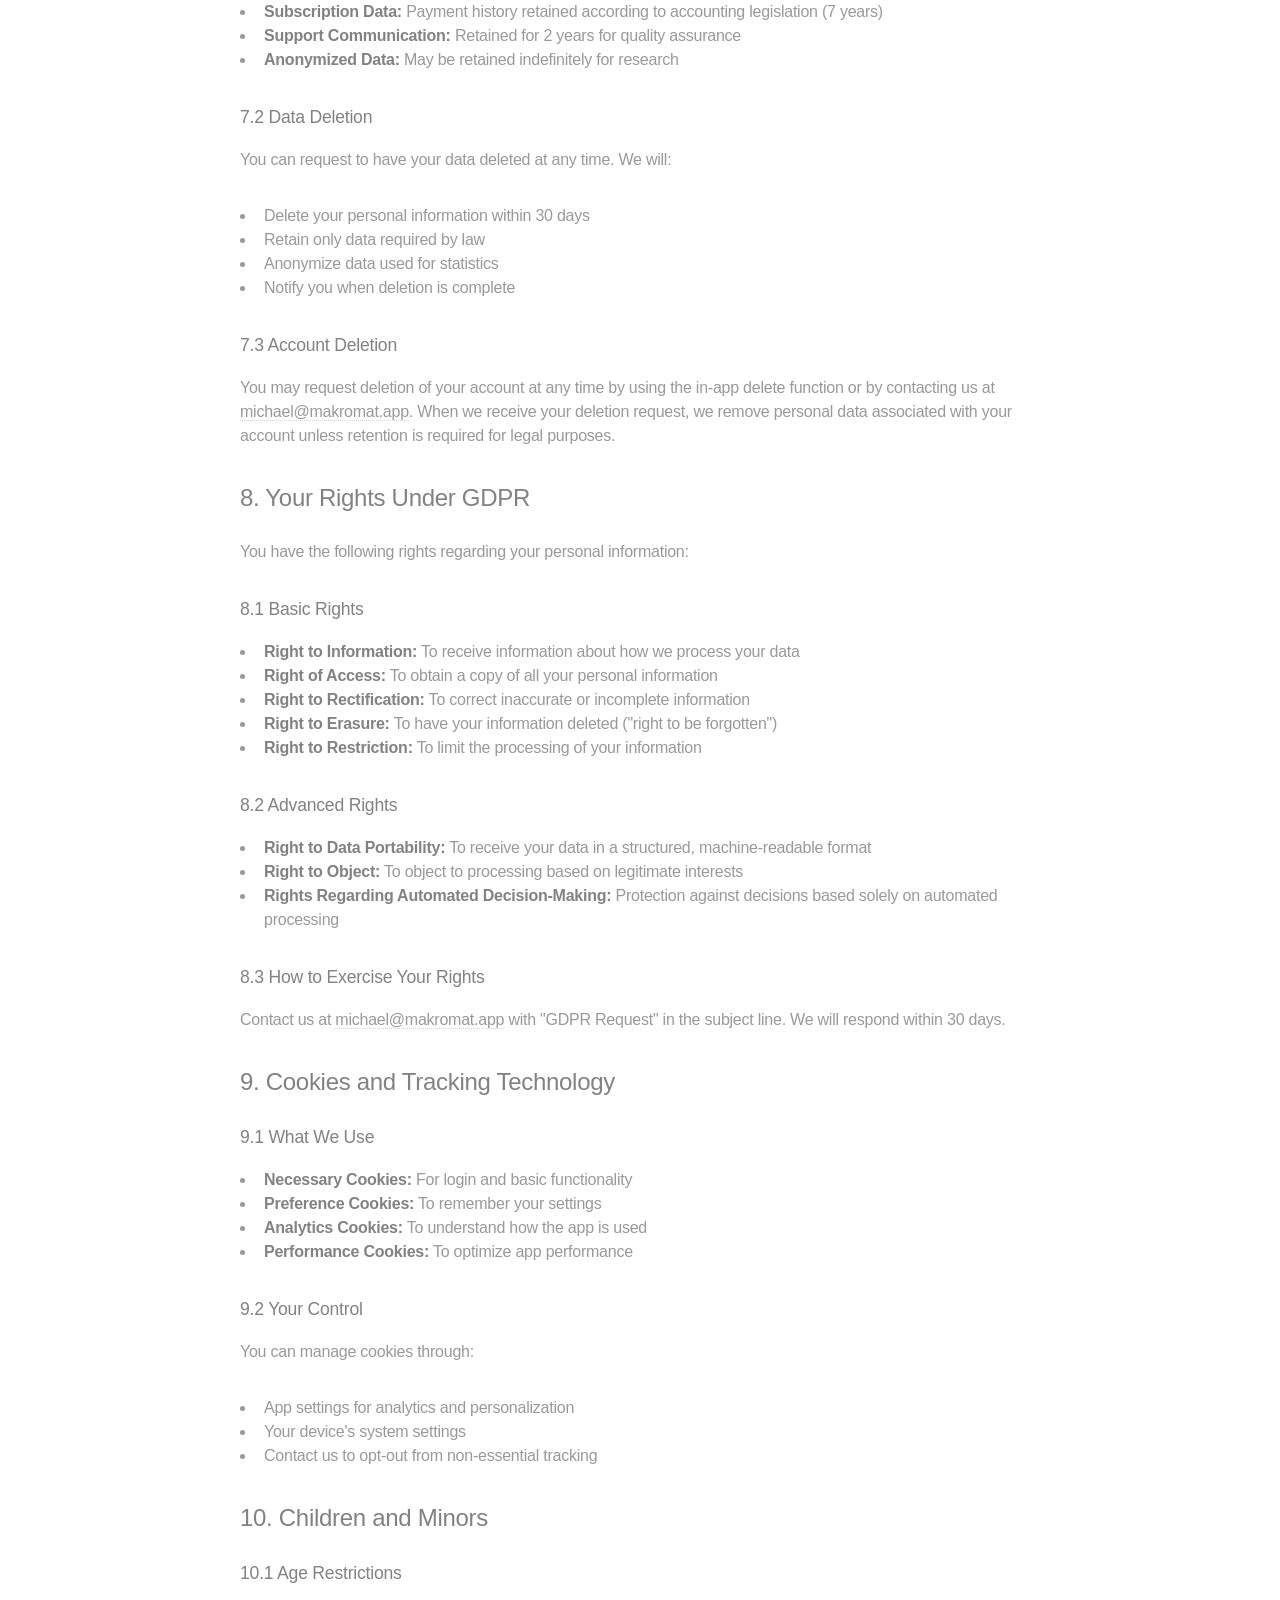
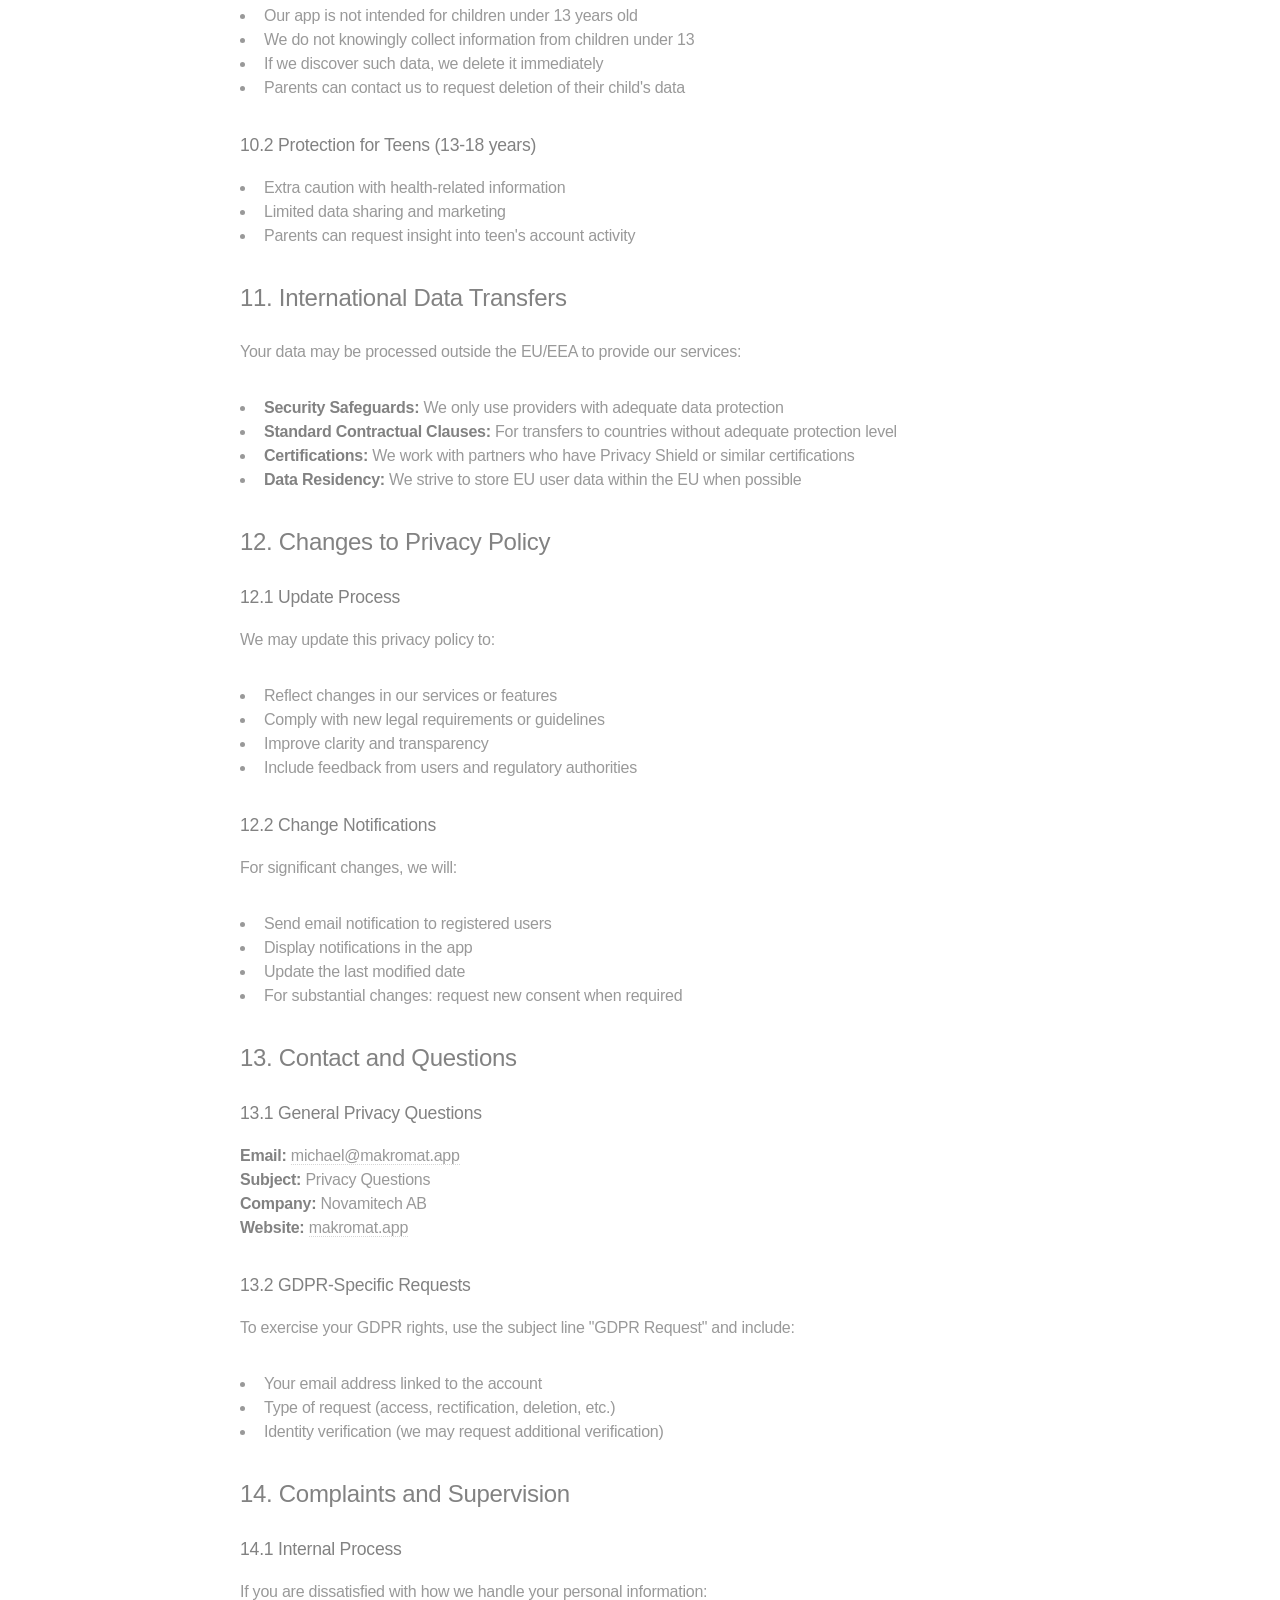
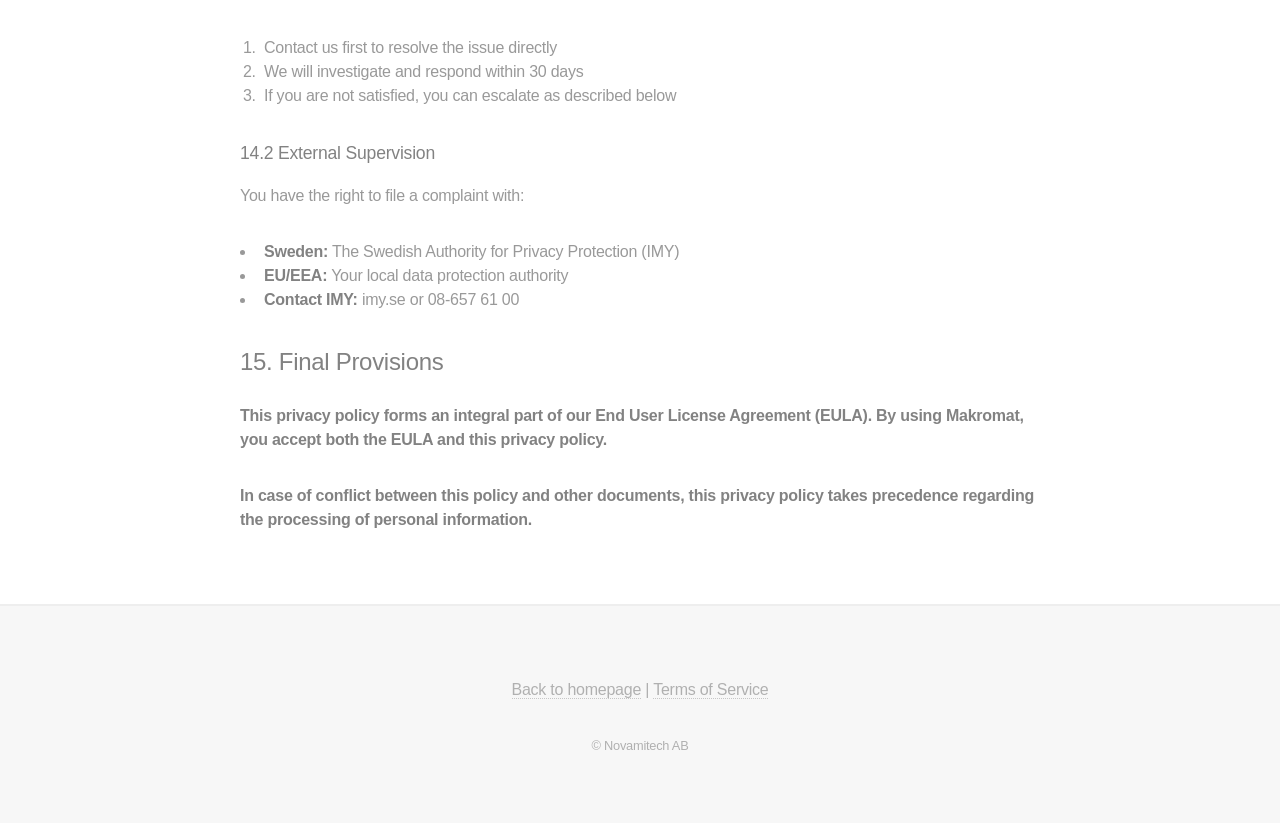
<file: privacy.html>
<!DOCTYPE HTML>
<html>
	<head>
		<title>Privacy Policy - Makromat</title>
		<meta charset="utf-8" />
		<meta name="viewport" content="width=device-width, initial-scale=1, user-scalable=no" />
		<link rel="stylesheet" href="assets/css/main.css" />
		<noscript><link rel="stylesheet" href="assets/css/noscript.css" /></noscript>
	</head>
	<body class="is-preload">

		<!-- Privacy Content -->
		<section id="privacy" class="wrapper">
			<div class="inner">
				<header class="major">
					<h2>Privacy Policy for Makromat</h2>
					<p>Last updated: 2025-05-30</p>
				</header>

				<section>
					<h3>1. Introduction</h3>
					<p>This privacy policy explains how Novamitech AB ("we", "us", "our") collects, uses, and protects your personal information when you use the Makromat mobile application ("App"). This policy applies to all versions of the app, including free and premium features.</p>
					<p><strong>Contact Information:</strong><br>
					Novamitech AB<br>
					Email: <a href="mailto:michael@makromat.app">michael@makromat.app</a><br>
					Website: <a href="https://makromat.app">makromat.app</a></p>

					<h3>2. Information We Collect</h3>
					<h4>2.1 Information You Provide Directly</h4>
					<ul>
						<li><strong>Account Information:</strong> Username, email address, password</li>
						<li><strong>Profile Information:</strong> Age, gender, height, weight, activity level, health goals</li>
						<li><strong>Nutrition Data:</strong> Recipes, meals, calorie intake, macronutrient data</li>
						<li><strong>User Content:</strong> Recipes you create, ingredients you add, comments</li>
						<li><strong>Subscription Information:</strong> Payment history, subscription status, billing address</li>
						<li><strong>Communication:</strong> Feedback, support requests, messages to us</li>
					</ul>

					<h4>2.2 Information We Collect Automatically</h4>
					<ul>
						<li><strong>Device Identifiers:</strong> Unique device ID, IP address, operating system</li>
						<li><strong>Usage Statistics:</strong> Features used, time in app, navigation patterns</li>
						<li><strong>Technical Information:</strong> App version, device model, screen resolution</li>
						<li><strong>Error Reports:</strong> Crash reports, performance data for app improvement</li>
						<li><strong>Location Data:</strong> Only with your permission, for local features</li>
					</ul>

					<h4>2.3 Information from Third Parties</h4>
					<ul>
						<li><strong>App Store Information:</strong> Purchase history, subscription status from Apple/Google</li>
						<li><strong>Social Media:</strong> If you choose to connect your account (name, profile picture)</li>
						<li><strong>Analytics Data:</strong> Anonymized usage statistics from analytics services</li>
					</ul>

					<h3>3. How We Use Your Information</h3>
					<h4>3.1 Core Service Functions</h4>
					<ul>
						<li>Provide and maintain the Makromat app</li>
						<li>Create and manage your user account</li>
						<li>Calculate nutritional content and calorie intake</li>
						<li>Save your recipes and dietary preferences</li>
						<li>Sync data across your devices</li>
					</ul>

					<h4>3.2 Subscriptions and Payments</h4>
					<ul>
						<li>Process subscriptions and payments</li>
						<li>Provide access to premium features</li>
						<li>Send billing confirmations</li>
						<li>Manage subscription renewals and cancellations</li>
						<li>Prevent fraud and unauthorized use</li>
					</ul>

					<h4>3.3 Improvement and Personalization</h4>
					<ul>
						<li>Personalize your app experience</li>
						<li>Provide recommendations based on your preferences</li>
						<li>Analyze usage patterns to improve the app</li>
						<li>Develop new features and services</li>
					</ul>

					<h4>3.4 Communication</h4>
					<ul>
						<li>Provide customer service and support</li>
						<li>Send important notifications about your subscription</li>
						<li>Inform about app updates and new features</li>
						<li>Send security notifications and service updates</li>
					</ul>

					<h3>4. Information Sharing</h3>
					<h4>4.1 We DO NOT share your personal information with third parties for marketing</h4>
					
					<h4>4.2 We may share information in the following limited cases:</h4>
					<ul>
						<li><strong>With your explicit consent:</strong> When you explicitly approve sharing</li>
						<li><strong>Service Providers:</strong> With trusted partners who help us operate the app (hosting, payments, analytics) under strict confidentiality agreements</li>
						<li><strong>Legal Requirements:</strong> When required by law, court order, or government regulation</li>
						<li><strong>Business Transactions:</strong> In case of merger, acquisition, or sale of our assets</li>
						<li><strong>Safety Protection:</strong> To protect our rights, property, or safety</li>
						<li><strong>Anonymized Data:</strong> Aggregated, de-identified statistics for research and development</li>
					</ul>

					<h3>5. Community Features and Public Information</h3>
					<p>When you use our community features:</p>
					<ul>
						<li><strong>Public Recipes:</strong> All recipes are shared with the community within the app</li>
						<li><strong>Username:</strong> Your username may be displayed in connection with your contributions</li>
						<li><strong>Comments and Ratings:</strong> Can be seen by other users</li>
						<li><strong>Control:</strong> You can change visibility or remove your account and data at any time</li>
						<li><strong>Moderation:</strong> We reserve the right to remove inappropriate content</li>
					</ul>

					<h3>6. Data Security and Protection</h3>
					<p>We implement comprehensive security measures to protect your information:</p>
					<h4>6.1 Technical Measures</h4>
					<ul>
						<li>End-to-end encryption for sensitive data</li>
						<li>Secure HTTPS connections for all data transmission</li>
						<li>Regular security updates and patches</li>
						<li>Intrusion detection and firewall protection</li>
						<li>Secure data storage on certified servers</li>
					</ul>

					<h4>6.2 Organizational Measures</h4>
					<ul>
						<li>Limited access to personal information on a "need-to-know" basis</li>
						<li>Regular security audits and penetration testing</li>
						<li>Staff training on data security and privacy</li>
						<li>Incident response procedures for security breaches</li>
					</ul>

					<h3>7. Data Storage and Retention</h3>
					<h4>7.1 Storage Periods</h4>
					<ul>
						<li><strong>Active Accounts:</strong> Data is stored as long as your account is active</li>
						<li><strong>Inactive Accounts:</strong> Data may be retained for up to 3 years after last login</li>
						<li><strong>Subscription Data:</strong> Payment history retained according to accounting legislation (7 years)</li>
						<li><strong>Support Communication:</strong> Retained for 2 years for quality assurance</li>
						<li><strong>Anonymized Data:</strong> May be retained indefinitely for research</li>
					</ul>

					<h4>7.2 Data Deletion</h4>
					<p>You can request to have your data deleted at any time. We will:</p>
					<ul>
						<li>Delete your personal information within 30 days</li>
						<li>Retain only data required by law</li>
						<li>Anonymize data used for statistics</li>
						<li>Notify you when deletion is complete</li>
					</ul>

					<h4>7.3 Account Deletion</h4>
					<p>You may request deletion of your account at any time by using the in-app delete function or by contacting us at <a href="mailto:michael@makromat.app">michael@makromat.app</a>. When we receive your deletion request, we remove personal data associated with your account unless retention is required for legal purposes.</p>

					<h3>8. Your Rights Under GDPR</h3>
					<p>You have the following rights regarding your personal information:</p>

					<h4>8.1 Basic Rights</h4>
					<ul>
						<li><strong>Right to Information:</strong> To receive information about how we process your data</li>
						<li><strong>Right of Access:</strong> To obtain a copy of all your personal information</li>
						<li><strong>Right to Rectification:</strong> To correct inaccurate or incomplete information</li>
						<li><strong>Right to Erasure:</strong> To have your information deleted ("right to be forgotten")</li>
						<li><strong>Right to Restriction:</strong> To limit the processing of your information</li>
					</ul>

					<h4>8.2 Advanced Rights</h4>
					<ul>
						<li><strong>Right to Data Portability:</strong> To receive your data in a structured, machine-readable format</li>
						<li><strong>Right to Object:</strong> To object to processing based on legitimate interests</li>
						<li><strong>Rights Regarding Automated Decision-Making:</strong> Protection against decisions based solely on automated processing</li>
					</ul>

					<h4>8.3 How to Exercise Your Rights</h4>
					<p>Contact us at <a href="mailto:michael@makromat.app">michael@makromat.app</a> with "GDPR Request" in the subject line. We will respond within 30 days.</p>

					<h3>9. Cookies and Tracking Technology</h3>
					<h4>9.1 What We Use</h4>
					<ul>
						<li><strong>Necessary Cookies:</strong> For login and basic functionality</li>
						<li><strong>Preference Cookies:</strong> To remember your settings</li>
						<li><strong>Analytics Cookies:</strong> To understand how the app is used</li>
						<li><strong>Performance Cookies:</strong> To optimize app performance</li>
					</ul>

					<h4>9.2 Your Control</h4>
					<p>You can manage cookies through:</p>
					<ul>
						<li>App settings for analytics and personalization</li>
						<li>Your device's system settings</li>
						<li>Contact us to opt-out from non-essential tracking</li>
					</ul>

					<h3>10. Children and Minors</h3>
					<h4>10.1 Age Restrictions</h4>
					<ul>
						<li>Our app is not intended for children under 13 years old</li>
						<li>We do not knowingly collect information from children under 13</li>
						<li>If we discover such data, we delete it immediately</li>
						<li>Parents can contact us to request deletion of their child's data</li>
					</ul>

					<h4>10.2 Protection for Teens (13-18 years)</h4>
					<ul>
						<li>Extra caution with health-related information</li>
						<li>Limited data sharing and marketing</li>
						<li>Parents can request insight into teen's account activity</li>
					</ul>

					<h3>11. International Data Transfers</h3>
					<p>Your data may be processed outside the EU/EEA to provide our services:</p>
					<ul>
						<li><strong>Security Safeguards:</strong> We only use providers with adequate data protection</li>
						<li><strong>Standard Contractual Clauses:</strong> For transfers to countries without adequate protection level</li>
						<li><strong>Certifications:</strong> We work with partners who have Privacy Shield or similar certifications</li>
						<li><strong>Data Residency:</strong> We strive to store EU user data within the EU when possible</li>
					</ul>

					<h3>12. Changes to Privacy Policy</h3>
					<h4>12.1 Update Process</h4>
					<p>We may update this privacy policy to:</p>
					<ul>
						<li>Reflect changes in our services or features</li>
						<li>Comply with new legal requirements or guidelines</li>
						<li>Improve clarity and transparency</li>
						<li>Include feedback from users and regulatory authorities</li>
					</ul>

					<h4>12.2 Change Notifications</h4>
					<p>For significant changes, we will:</p>
					<ul>
						<li>Send email notification to registered users</li>
						<li>Display notifications in the app</li>
						<li>Update the last modified date</li>
						<li>For substantial changes: request new consent when required</li>
					</ul>

					<h3>13. Contact and Questions</h3>
					<h4>13.1 General Privacy Questions</h4>
					<p>
						<strong>Email:</strong> <a href="mailto:michael@makromat.app">michael@makromat.app</a><br>
						<strong>Subject:</strong> Privacy Questions<br>
						<strong>Company:</strong> Novamitech AB<br>
						<strong>Website:</strong> <a href="https://makromat.app">makromat.app</a>
					</p>

					<h4>13.2 GDPR-Specific Requests</h4>
					<p>To exercise your GDPR rights, use the subject line "GDPR Request" and include:</p>
					<ul>
						<li>Your email address linked to the account</li>
						<li>Type of request (access, rectification, deletion, etc.)</li>
						<li>Identity verification (we may request additional verification)</li>
					</ul>

					<h3>14. Complaints and Supervision</h3>
					<h4>14.1 Internal Process</h4>
					<p>If you are dissatisfied with how we handle your personal information:</p>
					<ol>
						<li>Contact us first to resolve the issue directly</li>
						<li>We will investigate and respond within 30 days</li>
						<li>If you are not satisfied, you can escalate as described below</li>
					</ol>

					<h4>14.2 External Supervision</h4>
					<p>You have the right to file a complaint with:</p>
					<ul>
						<li><strong>Sweden:</strong> The Swedish Authority for Privacy Protection (IMY)</li>
						<li><strong>EU/EEA:</strong> Your local data protection authority</li>
						<li><strong>Contact IMY:</strong> imy.se or 08-657 61 00</li>
					</ul>

					<h3>15. Final Provisions</h3>
					<p><strong>This privacy policy forms an integral part of our End User License Agreement (EULA). By using Makromat, you accept both the EULA and this privacy policy.</strong></p>
					<p><strong>In case of conflict between this policy and other documents, this privacy policy takes precedence regarding the processing of personal information.</strong></p>
				</section>
			</div>
		</section>

		<!-- Footer -->
		<footer id="footer">
			<p>
				<a href="index.html">Back to homepage</a> | 
				<a href="terms.html">Terms of Service</a>
			</p>
			<p class="copyright">&copy; Novamitech AB</p>
		</footer>

		<!-- Scripts -->
		<script src="assets/js/jquery.min.js"></script>
		<script src="assets/js/jquery.scrolly.min.js"></script>
		<script src="assets/js/browser.min.js"></script>
		<script src="assets/js/breakpoints.min.js"></script>
		<script src="assets/js/util.js"></script>
		<script src="assets/js/main.js"></script>

	</body>
</html>
</file>
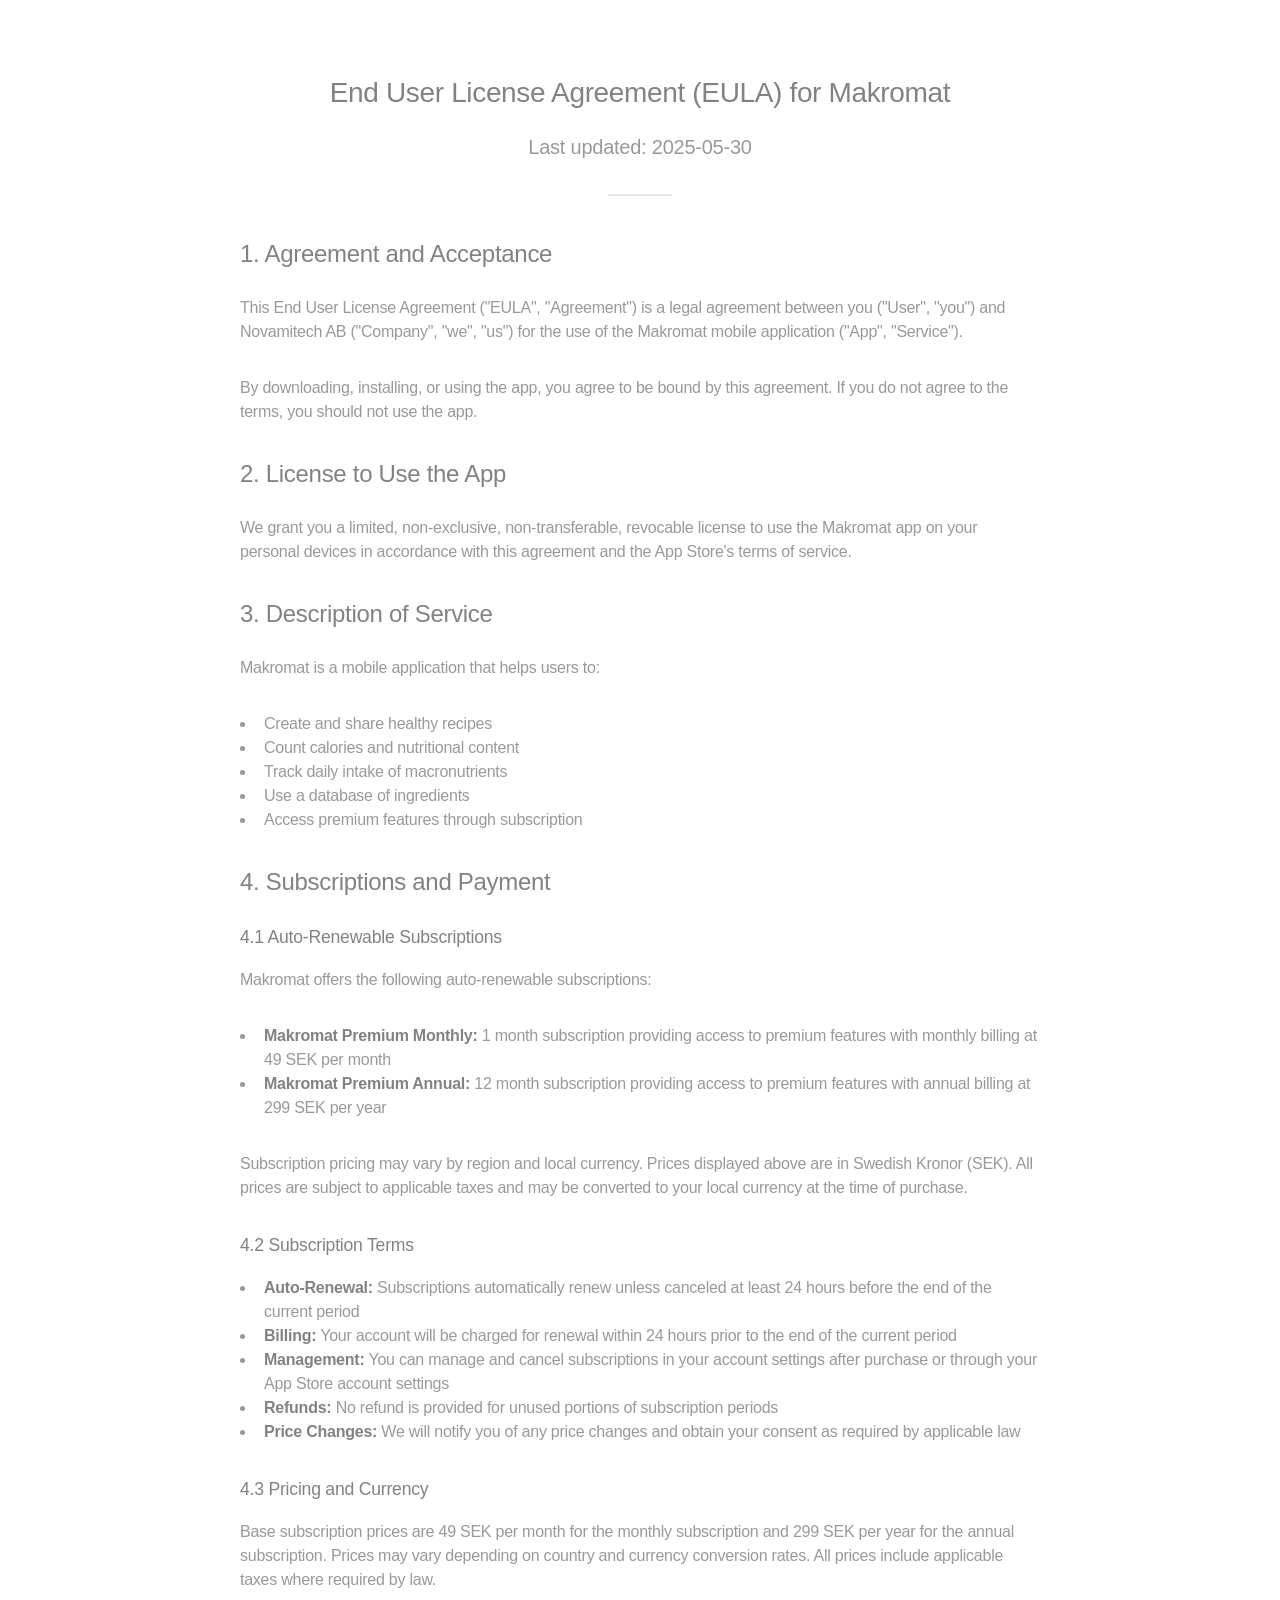
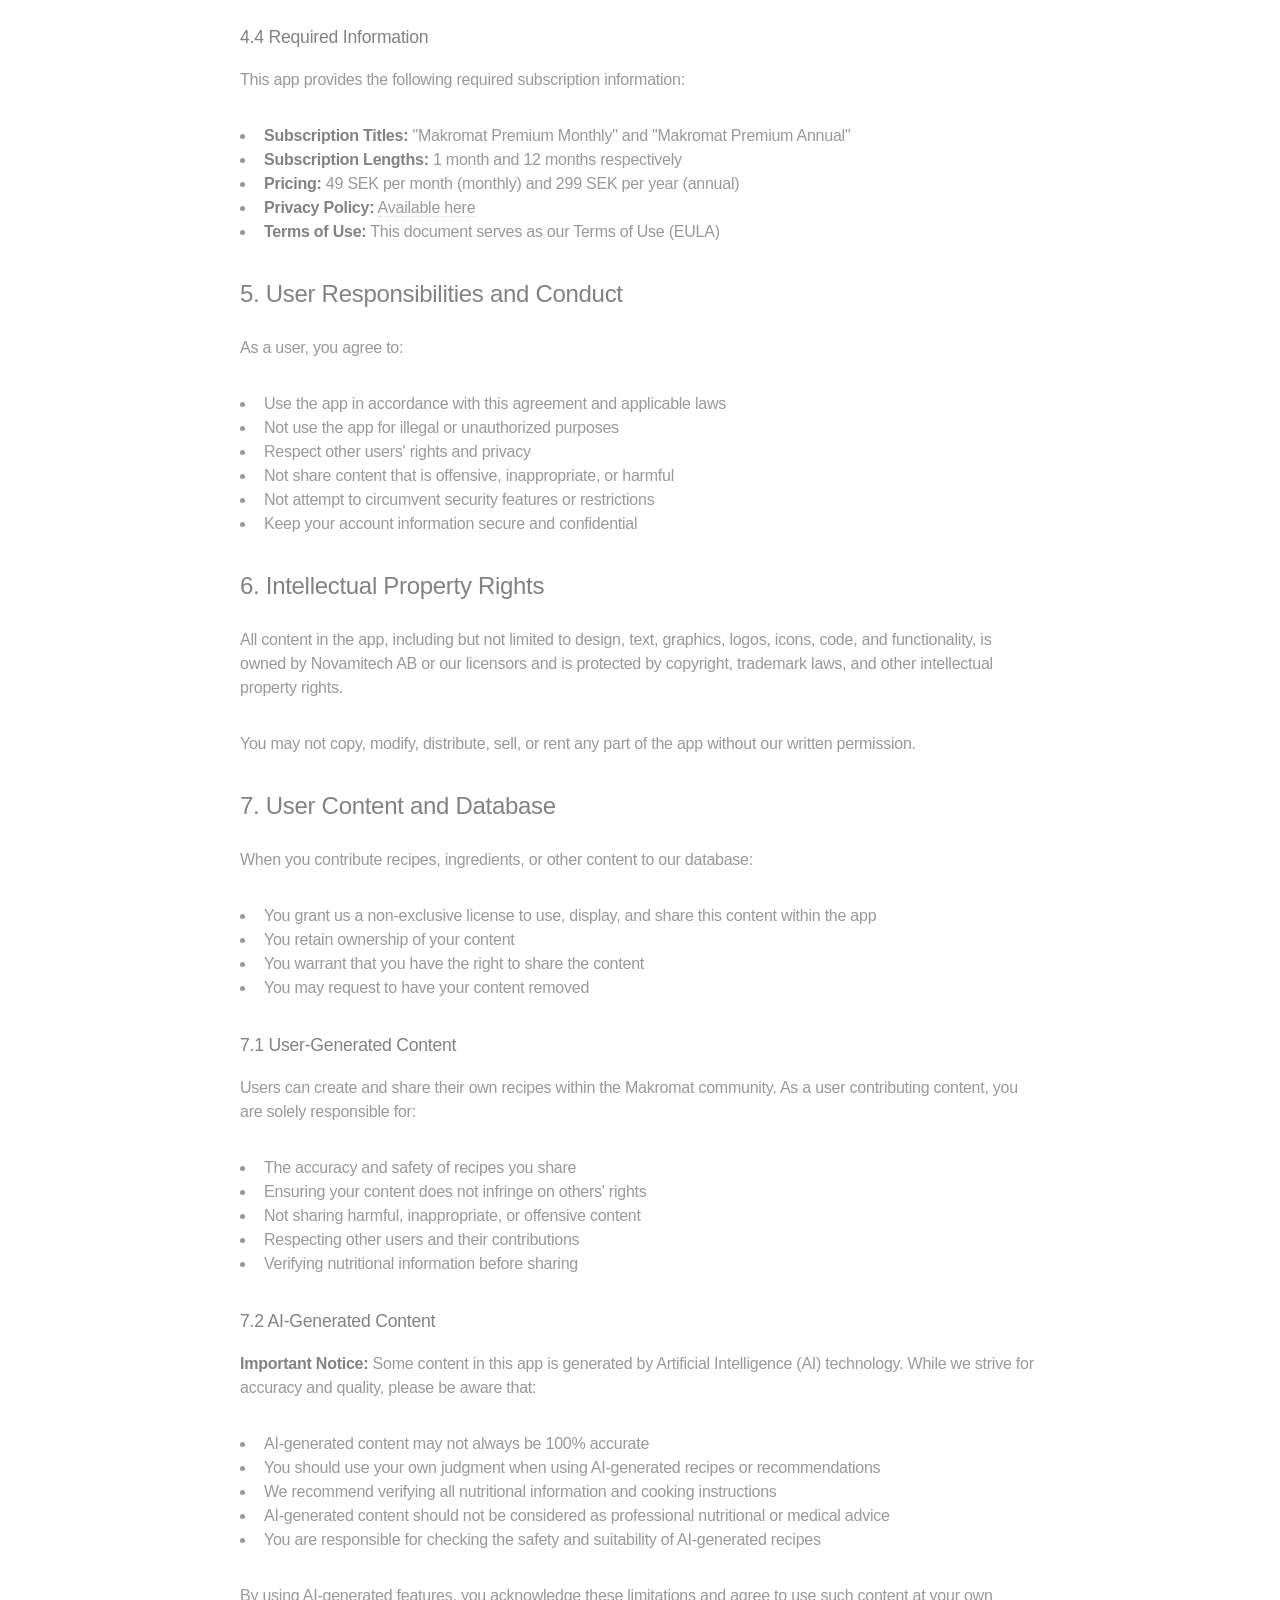
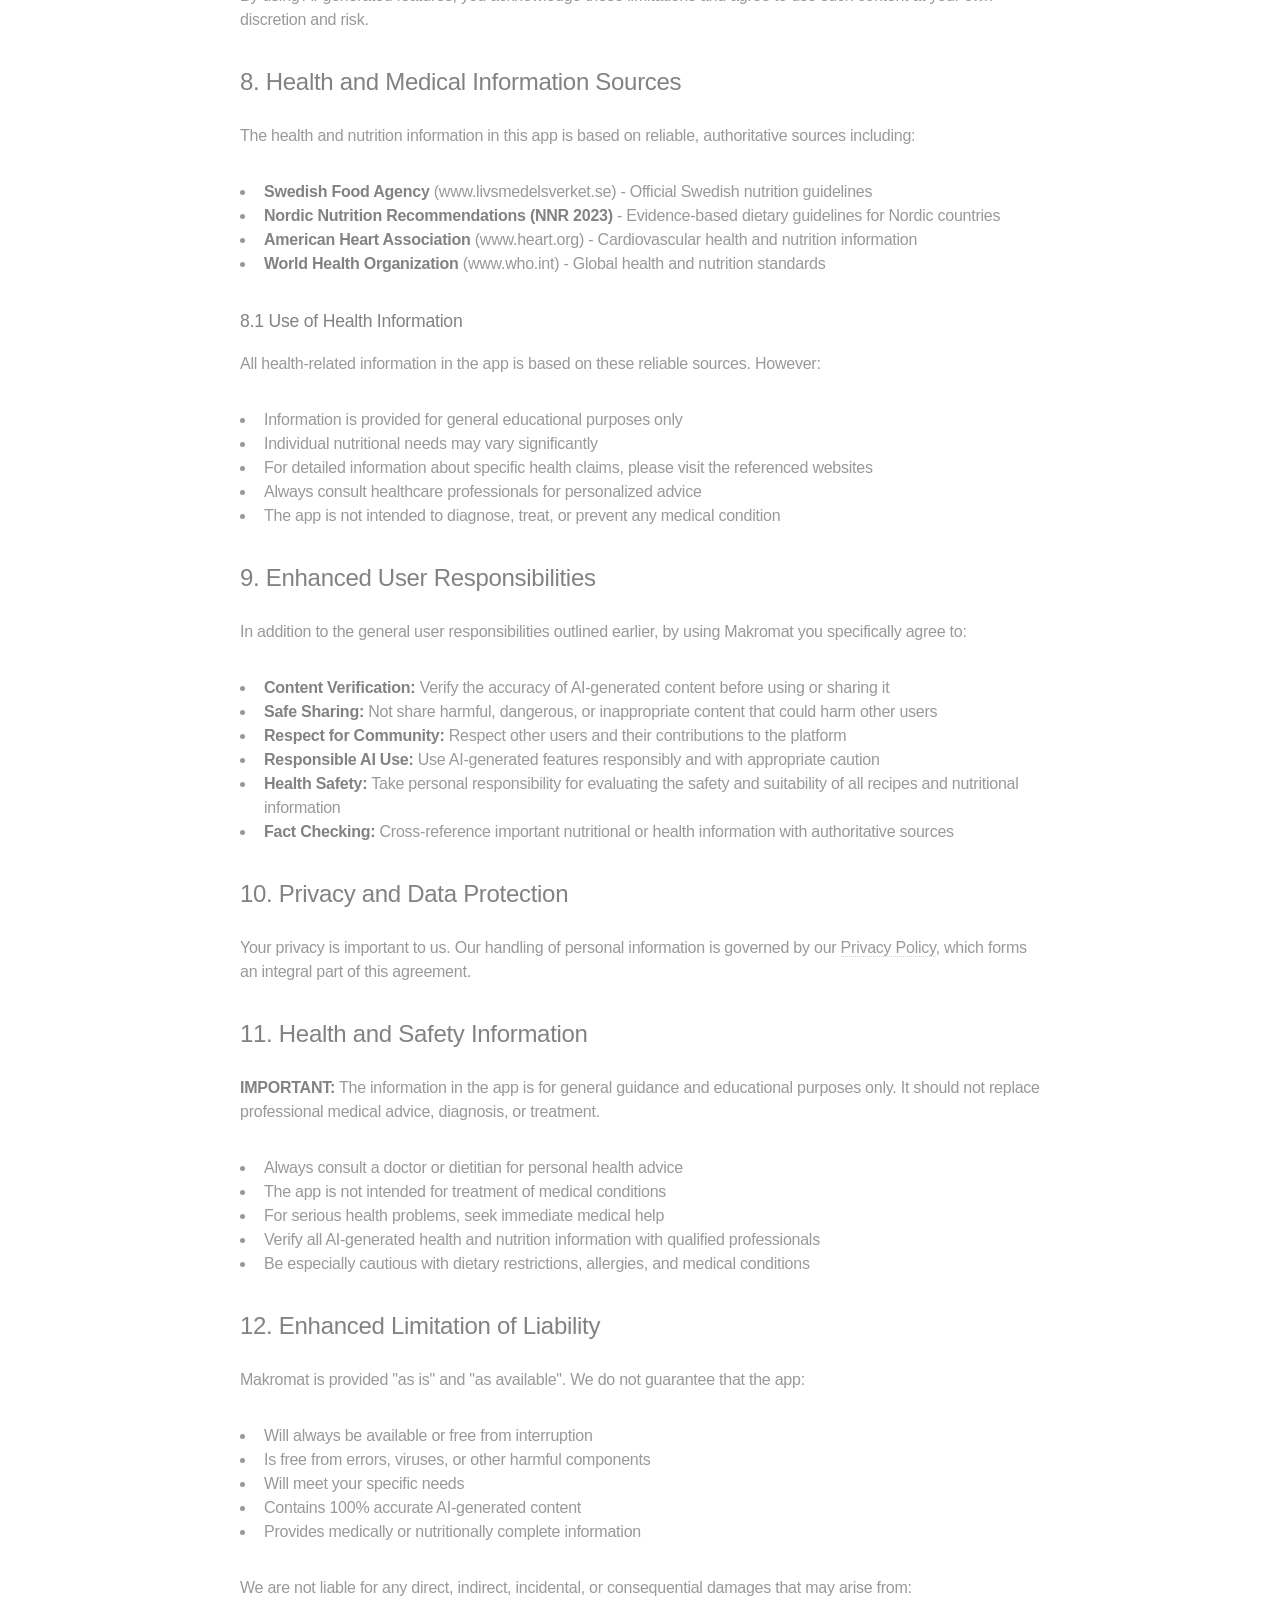
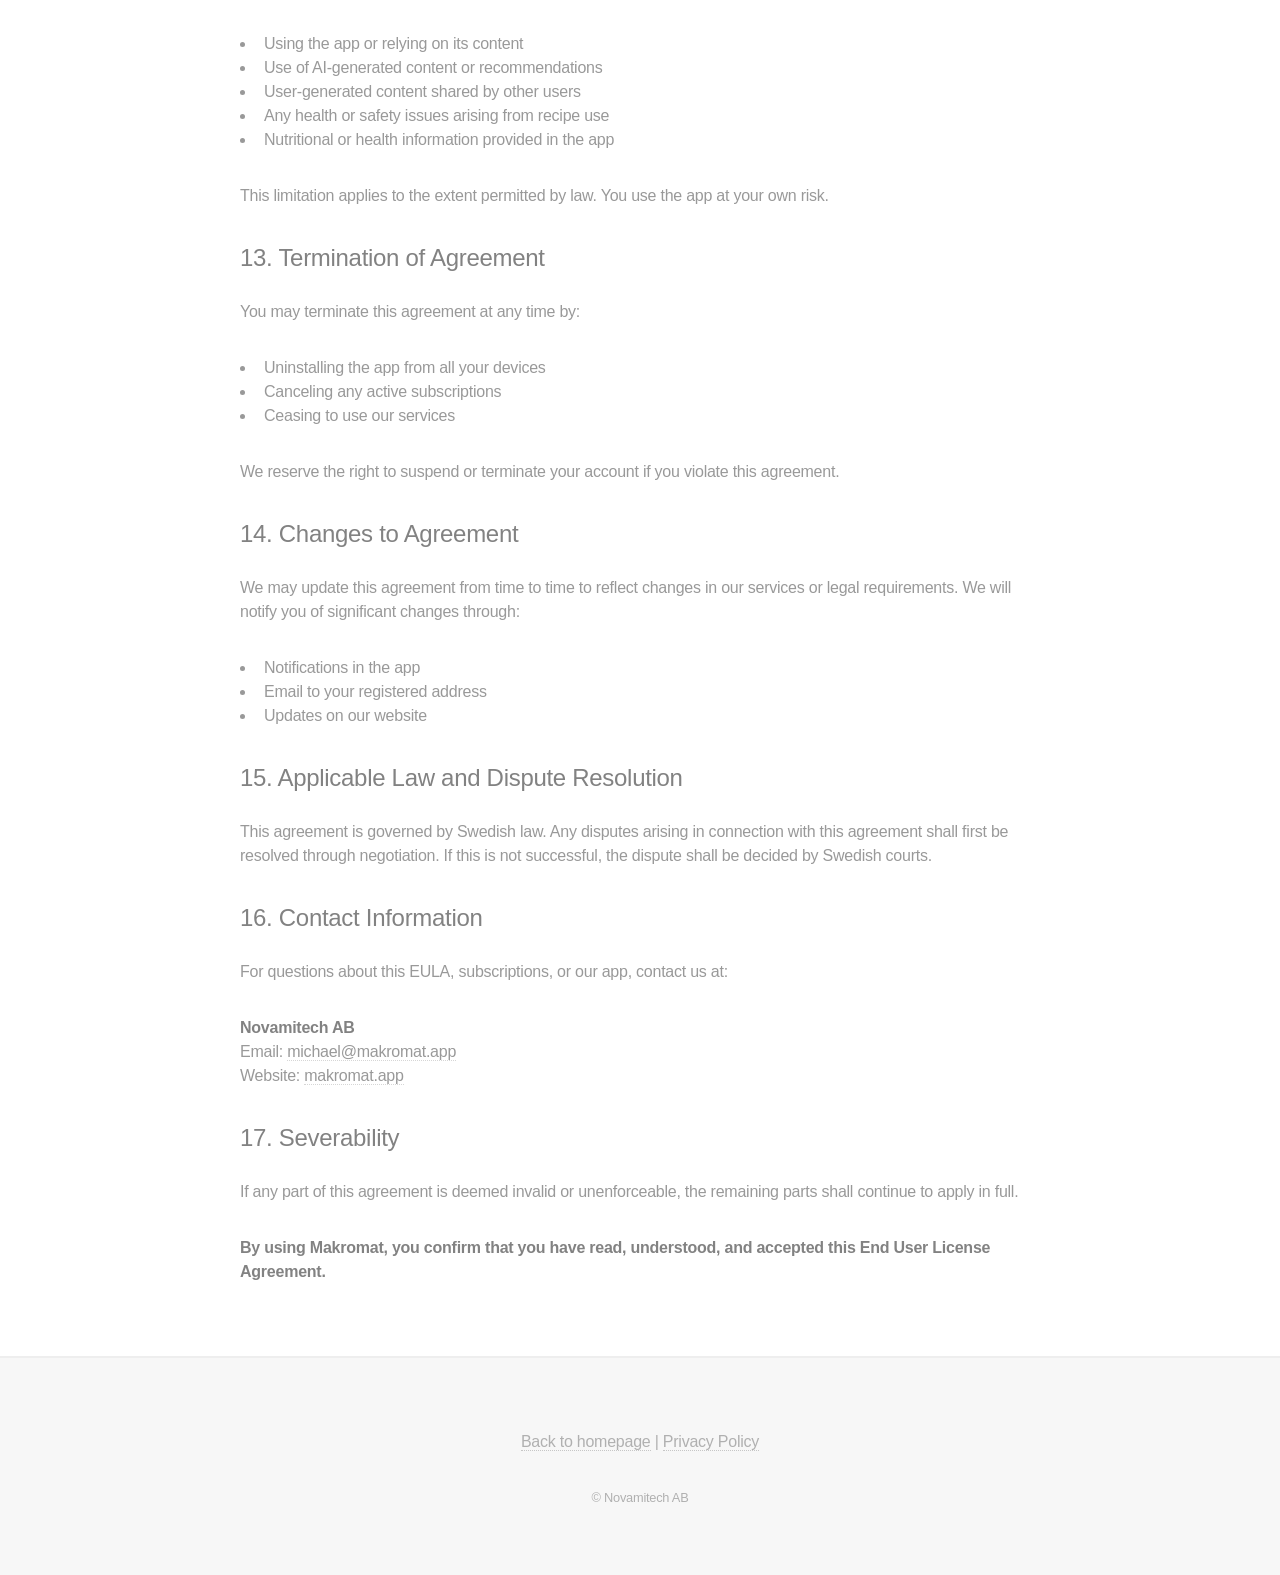
<file: terms.html>
<!DOCTYPE HTML>
<html>
	<head>
		<title>Terms of Service - Makromat</title>
		<meta charset="utf-8" />
		<meta name="viewport" content="width=device-width, initial-scale=1, user-scalable=no" />
		<link rel="stylesheet" href="assets/css/main.css" />
		<noscript><link rel="stylesheet" href="assets/css/noscript.css" /></noscript>
	</head>
	<body class="is-preload">

		<!-- Terms Content -->
		<section id="terms" class="wrapper">
			<div class="inner">
				<header class="major">
					<h2>End User License Agreement (EULA) for Makromat</h2>
					<p>Last updated: 2025-05-30</p>
				</header>

				<section>
					<h3>1. Agreement and Acceptance</h3>
					<p>This End User License Agreement ("EULA", "Agreement") is a legal agreement between you ("User", "you") and Novamitech AB ("Company", "we", "us") for the use of the Makromat mobile application ("App", "Service").</p>
					<p>By downloading, installing, or using the app, you agree to be bound by this agreement. If you do not agree to the terms, you should not use the app.</p>

					<h3>2. License to Use the App</h3>
					<p>We grant you a limited, non-exclusive, non-transferable, revocable license to use the Makromat app on your personal devices in accordance with this agreement and the App Store's terms of service.</p>

					<h3>3. Description of Service</h3>
					<p>Makromat is a mobile application that helps users to:</p>
					<ul>
						<li>Create and share healthy recipes</li>
						<li>Count calories and nutritional content</li>
						<li>Track daily intake of macronutrients</li>
						<li>Use a database of ingredients</li>
						<li>Access premium features through subscription</li>
					</ul>

					<h3>4. Subscriptions and Payment</h3>
					<h4>4.1 Auto-Renewable Subscriptions</h4>
					<p>Makromat offers the following auto-renewable subscriptions:</p>
					<ul>
						<li><strong>Makromat Premium Monthly:</strong> 1 month subscription providing access to premium features with monthly billing at 49 SEK per month</li>
						<li><strong>Makromat Premium Annual:</strong> 12 month subscription providing access to premium features with annual billing at 299 SEK per year</li>
					</ul>
					<p>Subscription pricing may vary by region and local currency. Prices displayed above are in Swedish Kronor (SEK). All prices are subject to applicable taxes and may be converted to your local currency at the time of purchase.</p>

					<h4>4.2 Subscription Terms</h4>
					<ul>
						<li><strong>Auto-Renewal:</strong> Subscriptions automatically renew unless canceled at least 24 hours before the end of the current period</li>
						<li><strong>Billing:</strong> Your account will be charged for renewal within 24 hours prior to the end of the current period</li>
						<li><strong>Management:</strong> You can manage and cancel subscriptions in your account settings after purchase or through your App Store account settings</li>
						<li><strong>Refunds:</strong> No refund is provided for unused portions of subscription periods</li>
						<li><strong>Price Changes:</strong> We will notify you of any price changes and obtain your consent as required by applicable law</li>
					</ul>

					<h4>4.3 Pricing and Currency</h4>
					<p>Base subscription prices are 49 SEK per month for the monthly subscription and 299 SEK per year for the annual subscription. Prices may vary depending on country and currency conversion rates. All prices include applicable taxes where required by law.</p>
					
					<h4>4.4 Required Information</h4>
					<p>This app provides the following required subscription information:</p>
					<ul>
						<li><strong>Subscription Titles:</strong> "Makromat Premium Monthly" and "Makromat Premium Annual"</li>
						<li><strong>Subscription Lengths:</strong> 1 month and 12 months respectively</li>
						<li><strong>Pricing:</strong> 49 SEK per month (monthly) and 299 SEK per year (annual)</li>
						<li><strong>Privacy Policy:</strong> <a href="privacy.html">Available here</a></li>
						<li><strong>Terms of Use:</strong> This document serves as our Terms of Use (EULA)</li>
					</ul>

					<h3>5. User Responsibilities and Conduct</h3>
					<p>As a user, you agree to:</p>
					<ul>
						<li>Use the app in accordance with this agreement and applicable laws</li>
						<li>Not use the app for illegal or unauthorized purposes</li>
						<li>Respect other users' rights and privacy</li>
						<li>Not share content that is offensive, inappropriate, or harmful</li>
						<li>Not attempt to circumvent security features or restrictions</li>
						<li>Keep your account information secure and confidential</li>
					</ul>

					<h3>6. Intellectual Property Rights</h3>
					<p>All content in the app, including but not limited to design, text, graphics, logos, icons, code, and functionality, is owned by Novamitech AB or our licensors and is protected by copyright, trademark laws, and other intellectual property rights.</p>
					<p>You may not copy, modify, distribute, sell, or rent any part of the app without our written permission.</p>

					<h3>7. User Content and Database</h3>
					<p>When you contribute recipes, ingredients, or other content to our database:</p>
					<ul>
						<li>You grant us a non-exclusive license to use, display, and share this content within the app</li>
						<li>You retain ownership of your content</li>
						<li>You warrant that you have the right to share the content</li>
						<li>You may request to have your content removed</li>
					</ul>

					<h4>7.1 User-Generated Content</h4>
					<p>Users can create and share their own recipes within the Makromat community. As a user contributing content, you are solely responsible for:</p>
					<ul>
						<li>The accuracy and safety of recipes you share</li>
						<li>Ensuring your content does not infringe on others' rights</li>
						<li>Not sharing harmful, inappropriate, or offensive content</li>
						<li>Respecting other users and their contributions</li>
						<li>Verifying nutritional information before sharing</li>
					</ul>

					<h4>7.2 AI-Generated Content</h4>
					<p><strong>Important Notice:</strong> Some content in this app is generated by Artificial Intelligence (AI) technology. While we strive for accuracy and quality, please be aware that:</p>
					<ul>
						<li>AI-generated content may not always be 100% accurate</li>
						<li>You should use your own judgment when using AI-generated recipes or recommendations</li>
						<li>We recommend verifying all nutritional information and cooking instructions</li>
						<li>AI-generated content should not be considered as professional nutritional or medical advice</li>
						<li>You are responsible for checking the safety and suitability of AI-generated recipes</li>
					</ul>
					<p>By using AI-generated features, you acknowledge these limitations and agree to use such content at your own discretion and risk.</p>

					<h3>8. Health and Medical Information Sources</h3>
					<p>The health and nutrition information in this app is based on reliable, authoritative sources including:</p>
					<ul>
						<li><strong>Swedish Food Agency</strong> (www.livsmedelsverket.se) - Official Swedish nutrition guidelines</li>
						<li><strong>Nordic Nutrition Recommendations (NNR 2023)</strong> - Evidence-based dietary guidelines for Nordic countries</li>
						<li><strong>American Heart Association</strong> (www.heart.org) - Cardiovascular health and nutrition information</li>
						<li><strong>World Health Organization</strong> (www.who.int) - Global health and nutrition standards</li>
					</ul>
					
					<h4>8.1 Use of Health Information</h4>
					<p>All health-related information in the app is based on these reliable sources. However:</p>
					<ul>
						<li>Information is provided for general educational purposes only</li>
						<li>Individual nutritional needs may vary significantly</li>
						<li>For detailed information about specific health claims, please visit the referenced websites</li>
						<li>Always consult healthcare professionals for personalized advice</li>
						<li>The app is not intended to diagnose, treat, or prevent any medical condition</li>
					</ul>

					<h3>9. Enhanced User Responsibilities</h3>
					<p>In addition to the general user responsibilities outlined earlier, by using Makromat you specifically agree to:</p>
					<ul>
						<li><strong>Content Verification:</strong> Verify the accuracy of AI-generated content before using or sharing it</li>
						<li><strong>Safe Sharing:</strong> Not share harmful, dangerous, or inappropriate content that could harm other users</li>
						<li><strong>Respect for Community:</strong> Respect other users and their contributions to the platform</li>
						<li><strong>Responsible AI Use:</strong> Use AI-generated features responsibly and with appropriate caution</li>
						<li><strong>Health Safety:</strong> Take personal responsibility for evaluating the safety and suitability of all recipes and nutritional information</li>
						<li><strong>Fact Checking:</strong> Cross-reference important nutritional or health information with authoritative sources</li>
					</ul>

					<h3>10. Privacy and Data Protection</h3>
					<p>Your privacy is important to us. Our handling of personal information is governed by our <a href="privacy.html">Privacy Policy</a>, which forms an integral part of this agreement.</p>

					<h3>11. Health and Safety Information</h3>
					<p><strong>IMPORTANT:</strong> The information in the app is for general guidance and educational purposes only. It should not replace professional medical advice, diagnosis, or treatment.</p>
					<ul>
						<li>Always consult a doctor or dietitian for personal health advice</li>
						<li>The app is not intended for treatment of medical conditions</li>
						<li>For serious health problems, seek immediate medical help</li>
						<li>Verify all AI-generated health and nutrition information with qualified professionals</li>
						<li>Be especially cautious with dietary restrictions, allergies, and medical conditions</li>
					</ul>

					<h3>12. Enhanced Limitation of Liability</h3>
					<p>Makromat is provided "as is" and "as available". We do not guarantee that the app:</p>
					<ul>
						<li>Will always be available or free from interruption</li>
						<li>Is free from errors, viruses, or other harmful components</li>
						<li>Will meet your specific needs</li>
						<li>Contains 100% accurate AI-generated content</li>
						<li>Provides medically or nutritionally complete information</li>
					</ul>
					<p>We are not liable for any direct, indirect, incidental, or consequential damages that may arise from:</p>
					<ul>
						<li>Using the app or relying on its content</li>
						<li>Use of AI-generated content or recommendations</li>
						<li>User-generated content shared by other users</li>
						<li>Any health or safety issues arising from recipe use</li>
						<li>Nutritional or health information provided in the app</li>
					</ul>
					<p>This limitation applies to the extent permitted by law. You use the app at your own risk.</p>

					<h3>13. Termination of Agreement</h3>
					<p>You may terminate this agreement at any time by:</p>
					<ul>
						<li>Uninstalling the app from all your devices</li>
						<li>Canceling any active subscriptions</li>
						<li>Ceasing to use our services</li>
					</ul>
					<p>We reserve the right to suspend or terminate your account if you violate this agreement.</p>

					<h3>14. Changes to Agreement</h3>
					<p>We may update this agreement from time to time to reflect changes in our services or legal requirements. We will notify you of significant changes through:</p>
					<ul>
						<li>Notifications in the app</li>
						<li>Email to your registered address</li>
						<li>Updates on our website</li>
					</ul>

					<h3>15. Applicable Law and Dispute Resolution</h3>
					<p>This agreement is governed by Swedish law. Any disputes arising in connection with this agreement shall first be resolved through negotiation. If this is not successful, the dispute shall be decided by Swedish courts.</p>

					<h3>16. Contact Information</h3>
					<p>For questions about this EULA, subscriptions, or our app, contact us at:</p>
					<p>
						<strong>Novamitech AB</strong><br>
						Email: <a href="mailto:michael@makromat.app">michael@makromat.app</a><br>
						Website: <a href="https://makromat.app">makromat.app</a>
					</p>

					<h3>17. Severability</h3>
					<p>If any part of this agreement is deemed invalid or unenforceable, the remaining parts shall continue to apply in full.</p>

					<p><strong>By using Makromat, you confirm that you have read, understood, and accepted this End User License Agreement.</strong></p>
				</section>
			</div>
		</section>

		<!-- Footer -->
		<footer id="footer">
			<p>
				<a href="index.html">Back to homepage</a> | 
				<a href="privacy.html">Privacy Policy</a>
			</p>
			<p class="copyright">&copy; Novamitech AB</p>
		</footer>

		<!-- Scripts -->
		<script src="assets/js/jquery.min.js"></script>
		<script src="assets/js/jquery.scrolly.min.js"></script>
		<script src="assets/js/browser.min.js"></script>
		<script src="assets/js/breakpoints.min.js"></script>
		<script src="assets/js/util.js"></script>
		<script src="assets/js/main.js"></script>

	</body>
</html>
</file>
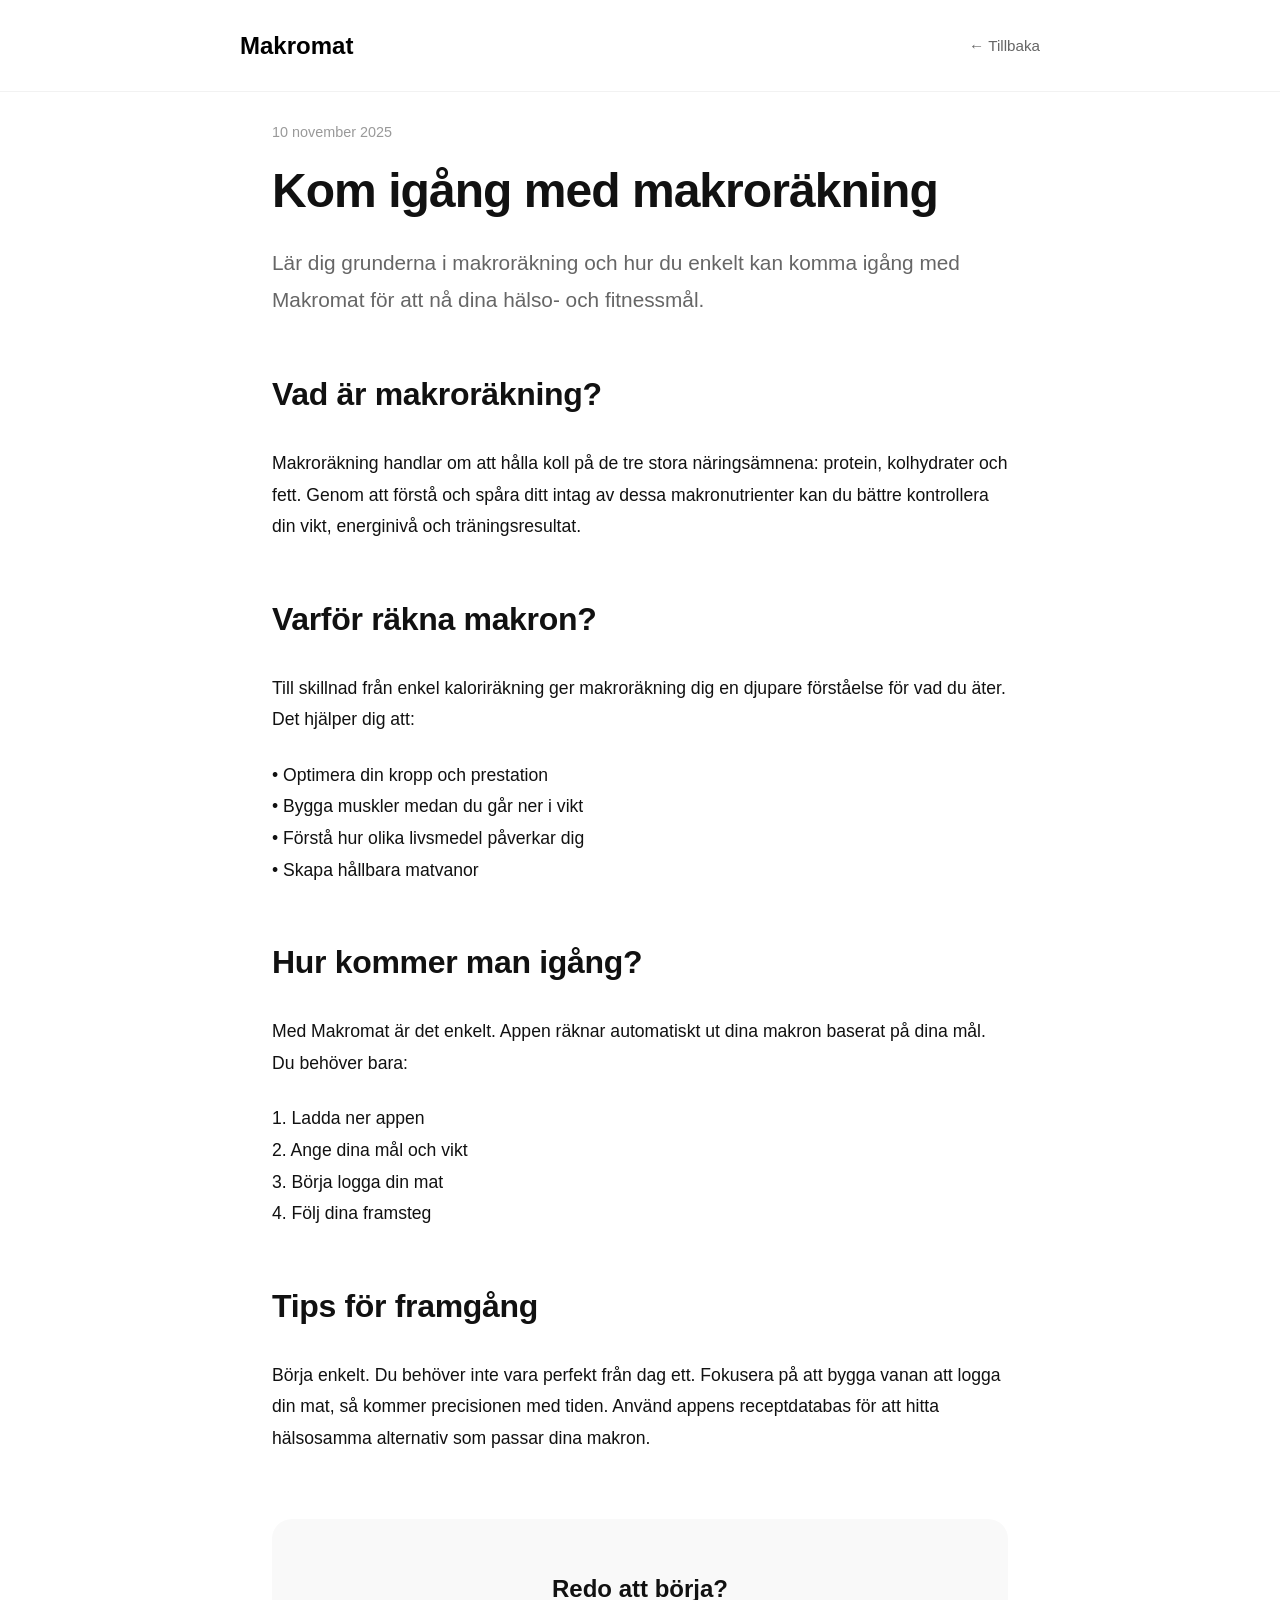
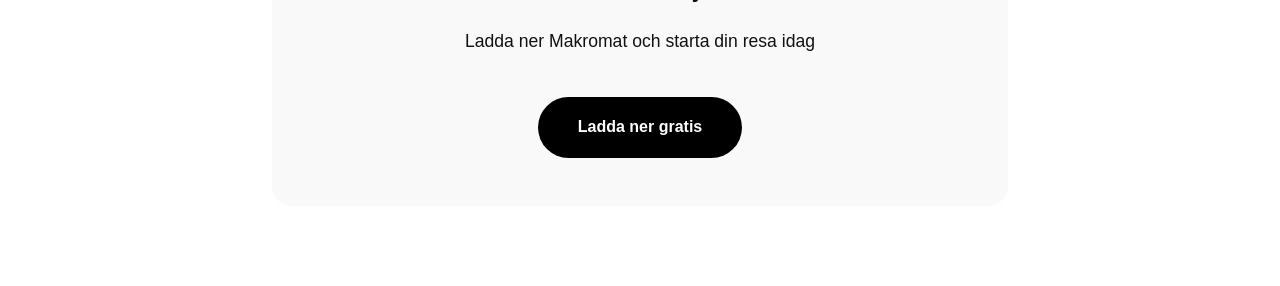
<file: blog/kom-igang-med-makrorakning.html>
<!DOCTYPE html>
<html lang="sv">
<head>
  <meta charset="UTF-8">
  <meta name="viewport" content="width=device-width, initial-scale=1.0">
  <title>Kom igång med makroräkning - Makromat</title>
  <style>
    * {
      margin: 0;
      padding: 0;
      box-sizing: border-box;
    }
    
    body {
      font-family: -apple-system, BlinkMacSystemFont, 'Segoe UI', sans-serif;
      line-height: 1.8;
      color: #111;
      background: #fff;
    }
    
    nav {
      position: fixed;
      top: 0;
      width: 100%;
      z-index: 1000;
      padding: 1.5rem 5%;
      background: rgba(255, 255, 255, 0.95);
      backdrop-filter: blur(20px);
      box-shadow: 0 1px 0 rgba(0,0,0,0.05);
    }
    
    .nav-content {
      max-width: 800px;
      margin: 0 auto;
      display: flex;
      justify-content: space-between;
      align-items: center;
    }
    
    .logo {
      font-size: 1.5rem;
      font-weight: 600;
      color: #000;
      text-decoration: none;
    }
    
    .back-link {
      color: #666;
      text-decoration: none;
      font-size: 0.95rem;
    }
    
    .back-link:hover {
      color: #000;
    }
    
    article {
      max-width: 800px;
      margin: 120px auto 80px;
      padding: 0 2rem;
    }
    
    .post-header {
      margin-bottom: 3rem;
    }
    
    .post-date {
      color: #999;
      font-size: 0.9rem;
      margin-bottom: 1rem;
    }
    
    h1 {
      font-size: 3rem;
      font-weight: 700;
      letter-spacing: -0.02em;
      margin-bottom: 1.5rem;
      line-height: 1.2;
    }
    
    .post-intro {
      font-size: 1.3rem;
      color: #666;
      margin-bottom: 3rem;
    }
    
    h2 {
      font-size: 2rem;
      font-weight: 600;
      margin: 3rem 0 1.5rem;
      letter-spacing: -0.01em;
    }
    
    p {
      margin-bottom: 1.5rem;
      font-size: 1.1rem;
    }
    
    .cta {
      margin-top: 4rem;
      padding: 3rem;
      background: #f9f9f9;
      border-radius: 20px;
      text-align: center;
    }
    
    .cta h3 {
      font-size: 1.5rem;
      margin-bottom: 1rem;
    }
    
    .cta-button {
      display: inline-block;
      background: #000;
      color: #fff;
      padding: 1rem 2.5rem;
      border-radius: 100px;
      text-decoration: none;
      font-weight: 600;
      margin-top: 1rem;
      transition: transform 0.3s;
    }
    
    .cta-button:hover {
      transform: scale(1.05);
    }
    
    @media (max-width: 768px) {
      h1 {
        font-size: 2rem;
      }
      
      .post-intro {
        font-size: 1.1rem;
      }
      
      h2 {
        font-size: 1.5rem;
      }
    }
  </style>
</head>
<body>
  <nav>
    <div class="nav-content">
      <a href="../index.html" class="logo">Makromat</a>
      <a href="../index.html#blog" class="back-link">← Tillbaka</a>
    </div>
  </nav>

  <article>
    <div class="post-header">
      <div class="post-date">10 november 2025</div>
      <h1>Kom igång med makroräkning</h1>
      <p class="post-intro">Lär dig grunderna i makroräkning och hur du enkelt kan komma igång med Makromat för att nå dina hälso- och fitnessmål.</p>
    </div>

    <h2>Vad är makroräkning?</h2>
    <p>Makroräkning handlar om att hålla koll på de tre stora näringsämnena: protein, kolhydrater och fett. Genom att förstå och spåra ditt intag av dessa makronutrienter kan du bättre kontrollera din vikt, energinivå och träningsresultat.</p>

    <h2>Varför räkna makron?</h2>
    <p>Till skillnad från enkel kaloriräkning ger makroräkning dig en djupare förståelse för vad du äter. Det hjälper dig att:</p>
    <p>• Optimera din kropp och prestation<br>
    • Bygga muskler medan du går ner i vikt<br>
    • Förstå hur olika livsmedel påverkar dig<br>
    • Skapa hållbara matvanor</p>

    <h2>Hur kommer man igång?</h2>
    <p>Med Makromat är det enkelt. Appen räknar automatiskt ut dina makron baserat på dina mål. Du behöver bara:</p>
    <p>1. Ladda ner appen<br>
    2. Ange dina mål och vikt<br>
    3. Börja logga din mat<br>
    4. Följ dina framsteg</p>

    <h2>Tips för framgång</h2>
    <p>Börja enkelt. Du behöver inte vara perfekt från dag ett. Fokusera på att bygga vanan att logga din mat, så kommer precisionen med tiden. Använd appens receptdatabas för att hitta hälsosamma alternativ som passar dina makron.</p>

    <div class="cta">
      <h3>Redo att börja?</h3>
      <p>Ladda ner Makromat och starta din resa idag</p>
      <a href="https://apps.apple.com/app/gains-makromat/id6737398853" class="cta-button">Ladda ner gratis</a>
    </div>
  </article>
</body>
</html>
</file>
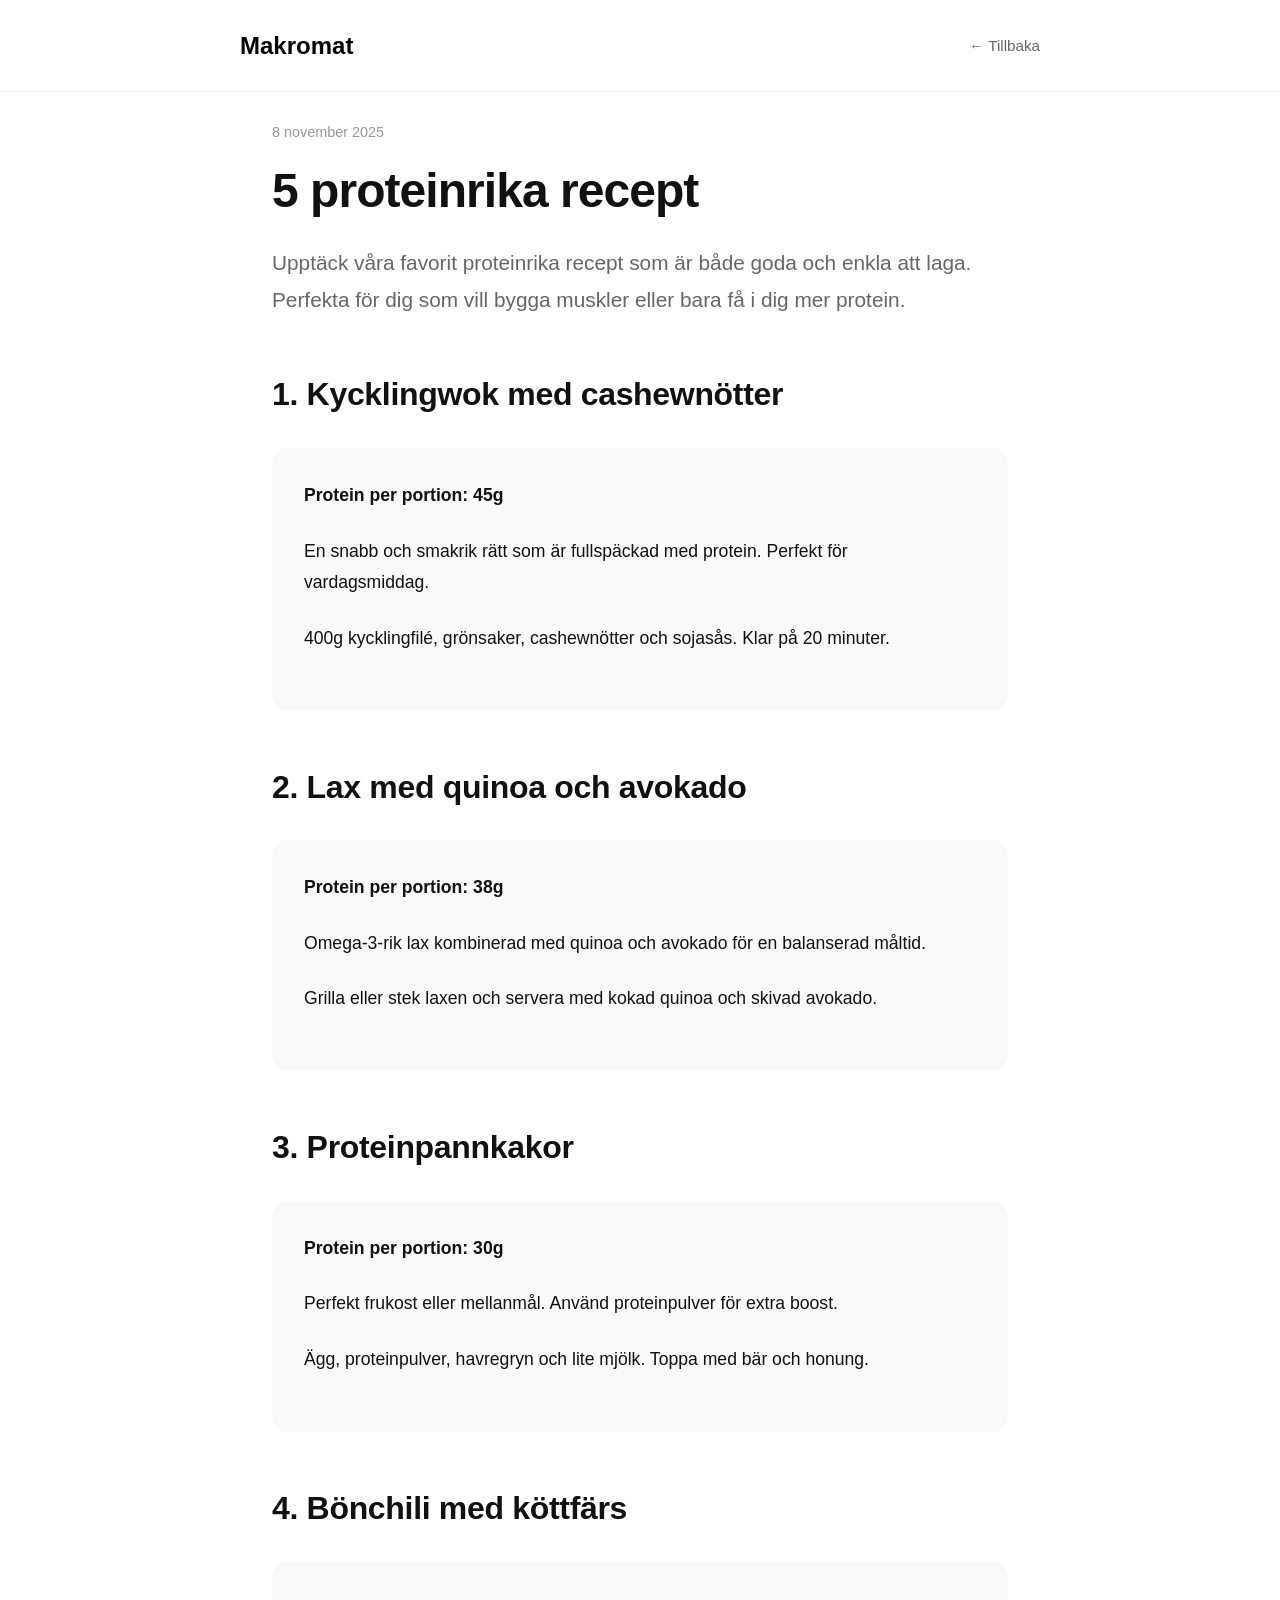
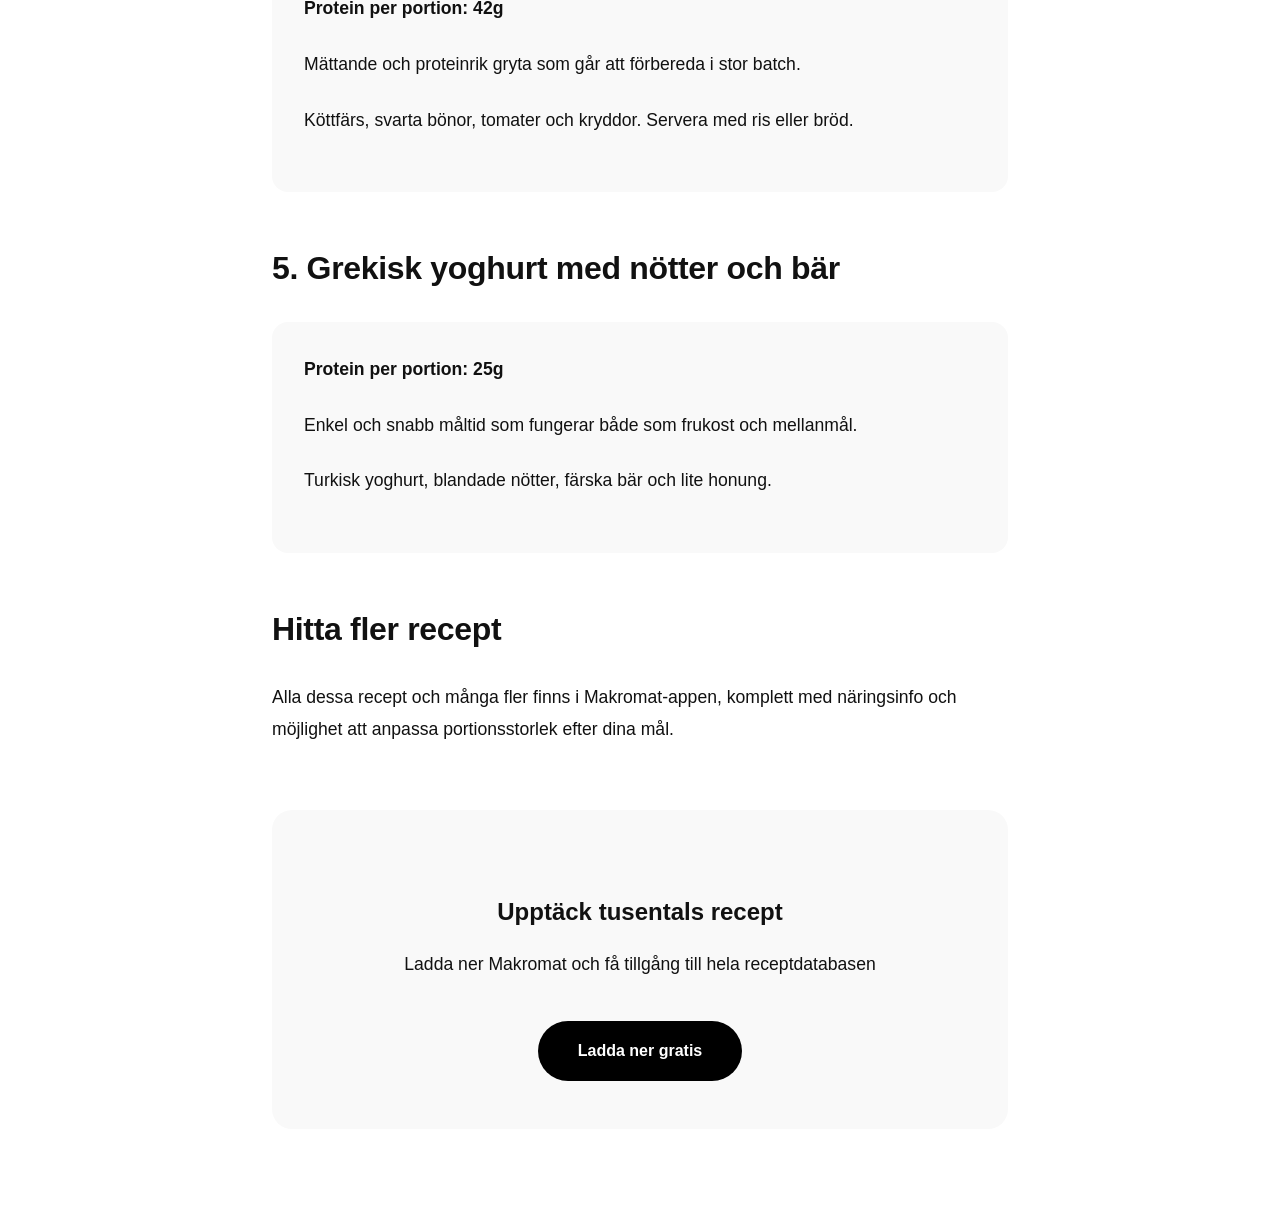
<file: blog/proteinrika-recept.html>
<!DOCTYPE html>
<html lang="sv">
<head>
  <meta charset="UTF-8">
  <meta name="viewport" content="width=device-width, initial-scale=1.0">
  <title>5 proteinrika recept - Makromat</title>
  <style>
    * {
      margin: 0;
      padding: 0;
      box-sizing: border-box;
    }
    
    body {
      font-family: -apple-system, BlinkMacSystemFont, 'Segoe UI', sans-serif;
      line-height: 1.8;
      color: #111;
      background: #fff;
    }
    
    nav {
      position: fixed;
      top: 0;
      width: 100%;
      z-index: 1000;
      padding: 1.5rem 5%;
      background: rgba(255, 255, 255, 0.95);
      backdrop-filter: blur(20px);
      box-shadow: 0 1px 0 rgba(0,0,0,0.05);
    }
    
    .nav-content {
      max-width: 800px;
      margin: 0 auto;
      display: flex;
      justify-content: space-between;
      align-items: center;
    }
    
    .logo {
      font-size: 1.5rem;
      font-weight: 600;
      color: #000;
      text-decoration: none;
    }
    
    .back-link {
      color: #666;
      text-decoration: none;
      font-size: 0.95rem;
    }
    
    .back-link:hover {
      color: #000;
    }
    
    article {
      max-width: 800px;
      margin: 120px auto 80px;
      padding: 0 2rem;
    }
    
    .post-header {
      margin-bottom: 3rem;
    }
    
    .post-date {
      color: #999;
      font-size: 0.9rem;
      margin-bottom: 1rem;
    }
    
    h1 {
      font-size: 3rem;
      font-weight: 700;
      letter-spacing: -0.02em;
      margin-bottom: 1.5rem;
      line-height: 1.2;
    }
    
    .post-intro {
      font-size: 1.3rem;
      color: #666;
      margin-bottom: 3rem;
    }
    
    h2 {
      font-size: 2rem;
      font-weight: 600;
      margin: 3rem 0 1.5rem;
      letter-spacing: -0.01em;
    }
    
    h3 {
      font-size: 1.5rem;
      font-weight: 600;
      margin: 2rem 0 1rem;
    }
    
    p {
      margin-bottom: 1.5rem;
      font-size: 1.1rem;
    }
    
    .recipe {
      background: #f9f9f9;
      padding: 2rem;
      border-radius: 16px;
      margin-bottom: 2rem;
    }
    
    .cta {
      margin-top: 4rem;
      padding: 3rem;
      background: #f9f9f9;
      border-radius: 20px;
      text-align: center;
    }
    
    .cta h3 {
      font-size: 1.5rem;
      margin-bottom: 1rem;
    }
    
    .cta-button {
      display: inline-block;
      background: #000;
      color: #fff;
      padding: 1rem 2.5rem;
      border-radius: 100px;
      text-decoration: none;
      font-weight: 600;
      margin-top: 1rem;
      transition: transform 0.3s;
    }
    
    .cta-button:hover {
      transform: scale(1.05);
    }
    
    @media (max-width: 768px) {
      h1 {
        font-size: 2rem;
      }
      
      .post-intro {
        font-size: 1.1rem;
      }
      
      h2 {
        font-size: 1.5rem;
      }
    }
  </style>
</head>
<body>
  <nav>
    <div class="nav-content">
      <a href="../index.html" class="logo">Makromat</a>
      <a href="../index.html#blog" class="back-link">← Tillbaka</a>
    </div>
  </nav>

  <article>
    <div class="post-header">
      <div class="post-date">8 november 2025</div>
      <h1>5 proteinrika recept</h1>
      <p class="post-intro">Upptäck våra favorit proteinrika recept som är både goda och enkla att laga. Perfekta för dig som vill bygga muskler eller bara få i dig mer protein.</p>
    </div>

    <h2>1. Kycklingwok med cashewnötter</h2>
    <div class="recipe">
      <p><strong>Protein per portion: 45g</strong></p>
      <p>En snabb och smakrik rätt som är fullspäckad med protein. Perfekt för vardagsmiddag.</p>
      <p>400g kycklingfilé, grönsaker, cashewnötter och sojasås. Klar på 20 minuter.</p>
    </div>

    <h2>2. Lax med quinoa och avokado</h2>
    <div class="recipe">
      <p><strong>Protein per portion: 38g</strong></p>
      <p>Omega-3-rik lax kombinerad med quinoa och avokado för en balanserad måltid.</p>
      <p>Grilla eller stek laxen och servera med kokad quinoa och skivad avokado.</p>
    </div>

    <h2>3. Proteinpannkakor</h2>
    <div class="recipe">
      <p><strong>Protein per portion: 30g</strong></p>
      <p>Perfekt frukost eller mellanmål. Använd proteinpulver för extra boost.</p>
      <p>Ägg, proteinpulver, havregryn och lite mjölk. Toppa med bär och honung.</p>
    </div>

    <h2>4. Bönchili med köttfärs</h2>
    <div class="recipe">
      <p><strong>Protein per portion: 42g</strong></p>
      <p>Mättande och proteinrik gryta som går att förbereda i stor batch.</p>
      <p>Köttfärs, svarta bönor, tomater och kryddor. Servera med ris eller bröd.</p>
    </div>

    <h2>5. Grekisk yoghurt med nötter och bär</h2>
    <div class="recipe">
      <p><strong>Protein per portion: 25g</strong></p>
      <p>Enkel och snabb måltid som fungerar både som frukost och mellanmål.</p>
      <p>Turkisk yoghurt, blandade nötter, färska bär och lite honung.</p>
    </div>

    <h2>Hitta fler recept</h2>
    <p>Alla dessa recept och många fler finns i Makromat-appen, komplett med näringsinfo och möjlighet att anpassa portionsstorlek efter dina mål.</p>

    <div class="cta">
      <h3>Upptäck tusentals recept</h3>
      <p>Ladda ner Makromat och få tillgång till hela receptdatabasen</p>
      <a href="https://apps.apple.com/app/gains-makromat/id6737398853" class="cta-button">Ladda ner gratis</a>
    </div>
  </article>
</body>
</html>
</file>
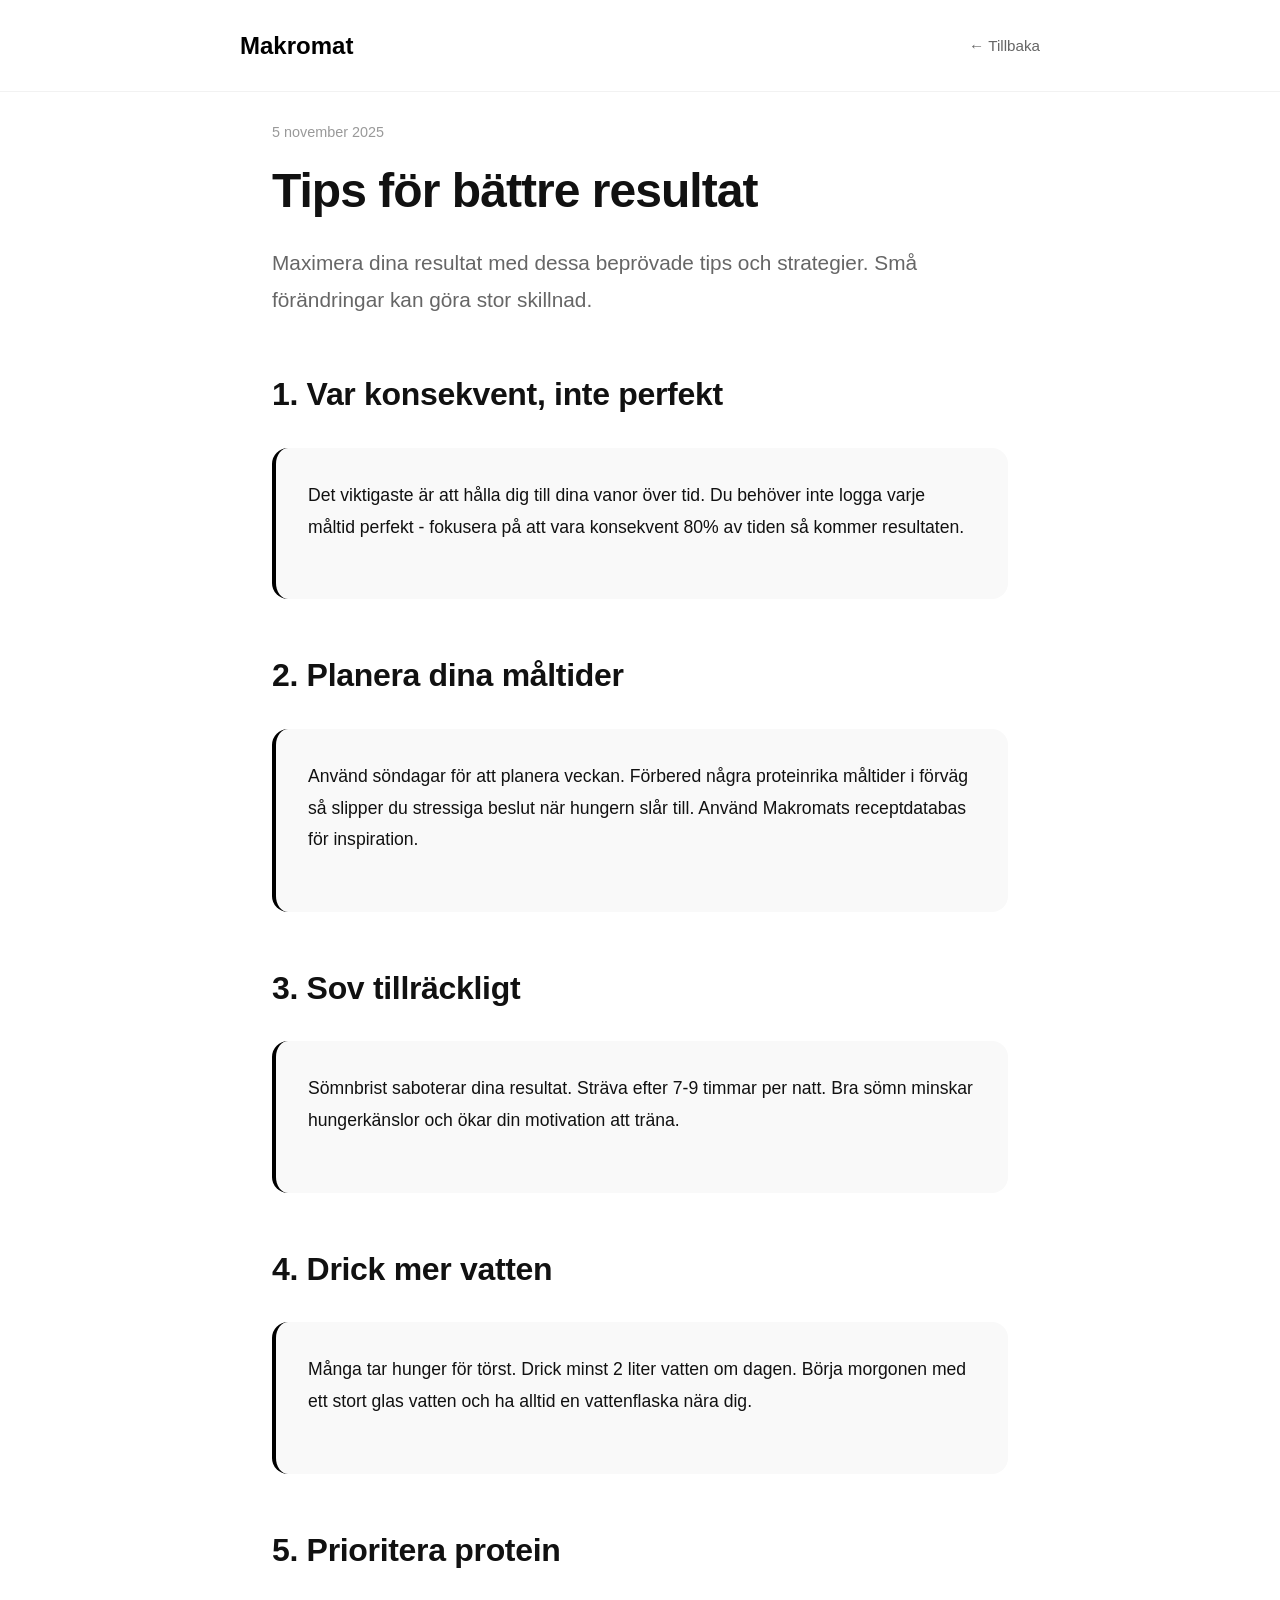
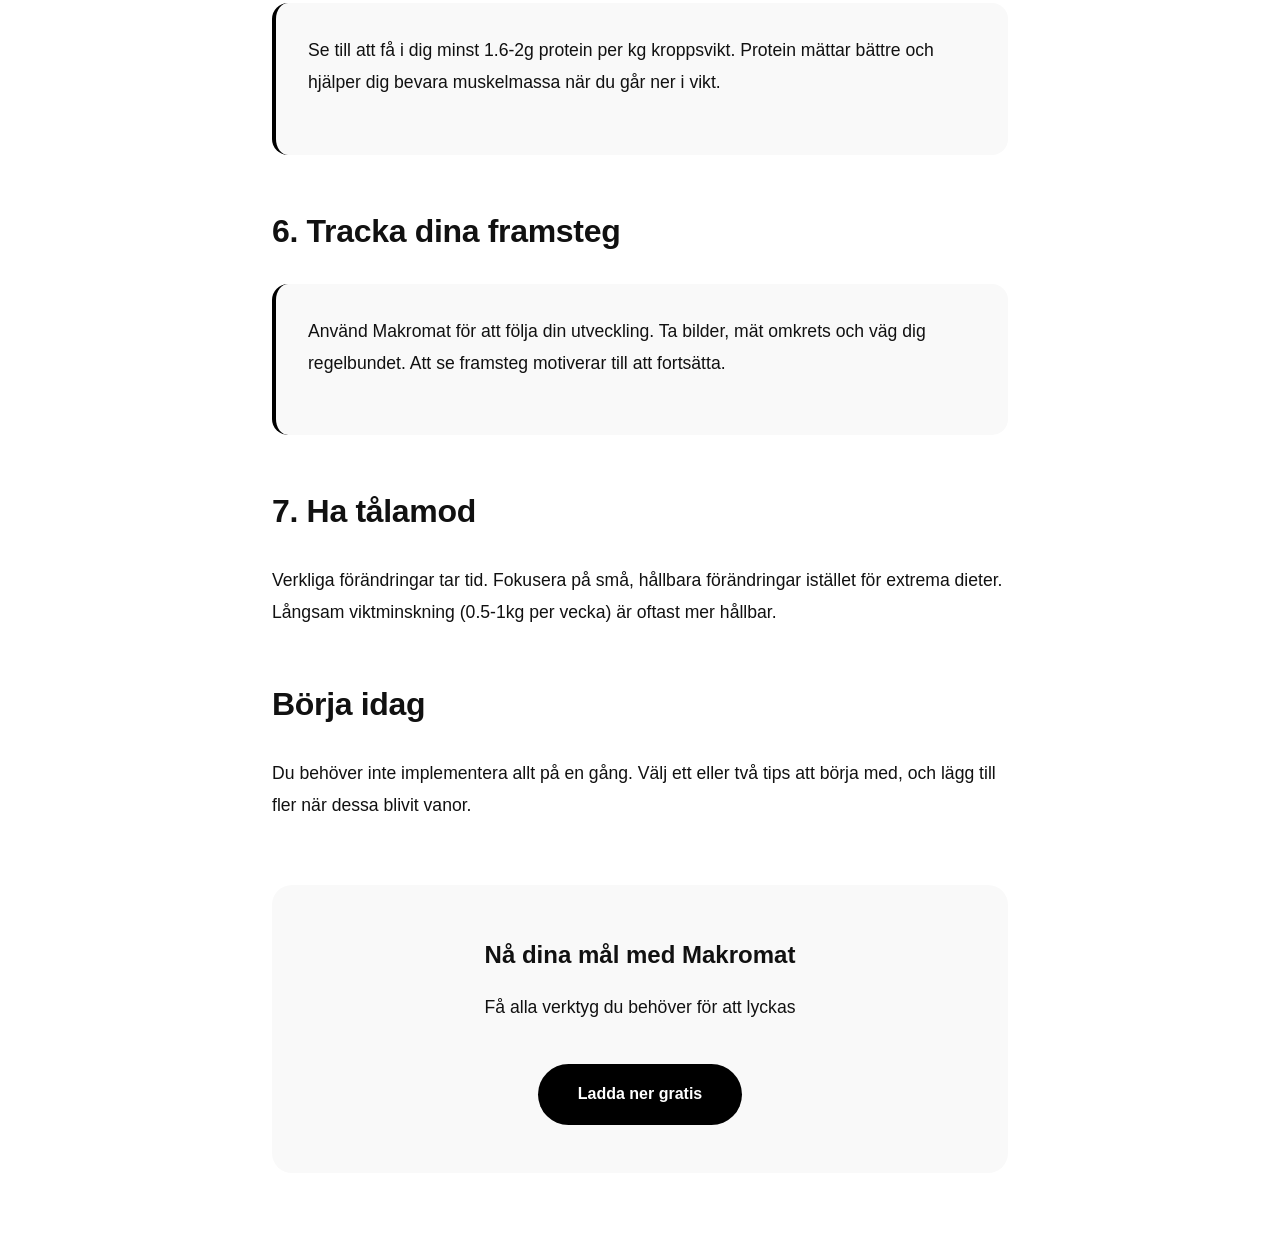
<file: blog/tips-battre-resultat.html>
<!DOCTYPE html>
<html lang="sv">
<head>
  <meta charset="UTF-8">
  <meta name="viewport" content="width=device-width, initial-scale=1.0">
  <title>Tips för bättre resultat - Makromat</title>
  <style>
    * {
      margin: 0;
      padding: 0;
      box-sizing: border-box;
    }
    
    body {
      font-family: -apple-system, BlinkMacSystemFont, 'Segoe UI', sans-serif;
      line-height: 1.8;
      color: #111;
      background: #fff;
    }
    
    nav {
      position: fixed;
      top: 0;
      width: 100%;
      z-index: 1000;
      padding: 1.5rem 5%;
      background: rgba(255, 255, 255, 0.95);
      backdrop-filter: blur(20px);
      box-shadow: 0 1px 0 rgba(0,0,0,0.05);
    }
    
    .nav-content {
      max-width: 800px;
      margin: 0 auto;
      display: flex;
      justify-content: space-between;
      align-items: center;
    }
    
    .logo {
      font-size: 1.5rem;
      font-weight: 600;
      color: #000;
      text-decoration: none;
    }
    
    .back-link {
      color: #666;
      text-decoration: none;
      font-size: 0.95rem;
    }
    
    .back-link:hover {
      color: #000;
    }
    
    article {
      max-width: 800px;
      margin: 120px auto 80px;
      padding: 0 2rem;
    }
    
    .post-header {
      margin-bottom: 3rem;
    }
    
    .post-date {
      color: #999;
      font-size: 0.9rem;
      margin-bottom: 1rem;
    }
    
    h1 {
      font-size: 3rem;
      font-weight: 700;
      letter-spacing: -0.02em;
      margin-bottom: 1.5rem;
      line-height: 1.2;
    }
    
    .post-intro {
      font-size: 1.3rem;
      color: #666;
      margin-bottom: 3rem;
    }
    
    h2 {
      font-size: 2rem;
      font-weight: 600;
      margin: 3rem 0 1.5rem;
      letter-spacing: -0.01em;
    }
    
    p {
      margin-bottom: 1.5rem;
      font-size: 1.1rem;
    }
    
    .tip {
      background: #f9f9f9;
      padding: 2rem;
      border-radius: 16px;
      margin-bottom: 2rem;
      border-left: 4px solid #000;
    }
    
    .cta {
      margin-top: 4rem;
      padding: 3rem;
      background: #f9f9f9;
      border-radius: 20px;
      text-align: center;
    }
    
    .cta h3 {
      font-size: 1.5rem;
      margin-bottom: 1rem;
    }
    
    .cta-button {
      display: inline-block;
      background: #000;
      color: #fff;
      padding: 1rem 2.5rem;
      border-radius: 100px;
      text-decoration: none;
      font-weight: 600;
      margin-top: 1rem;
      transition: transform 0.3s;
    }
    
    .cta-button:hover {
      transform: scale(1.05);
    }
    
    @media (max-width: 768px) {
      h1 {
        font-size: 2rem;
      }
      
      .post-intro {
        font-size: 1.1rem;
      }
      
      h2 {
        font-size: 1.5rem;
      }
    }
  </style>
</head>
<body>
  <nav>
    <div class="nav-content">
      <a href="../index.html" class="logo">Makromat</a>
      <a href="../index.html#blog" class="back-link">← Tillbaka</a>
    </div>
  </nav>

  <article>
    <div class="post-header">
      <div class="post-date">5 november 2025</div>
      <h1>Tips för bättre resultat</h1>
      <p class="post-intro">Maximera dina resultat med dessa beprövade tips och strategier. Små förändringar kan göra stor skillnad.</p>
    </div>

    <h2>1. Var konsekvent, inte perfekt</h2>
    <div class="tip">
      <p>Det viktigaste är att hålla dig till dina vanor över tid. Du behöver inte logga varje måltid perfekt - fokusera på att vara konsekvent 80% av tiden så kommer resultaten.</p>
    </div>

    <h2>2. Planera dina måltider</h2>
    <div class="tip">
      <p>Använd söndagar för att planera veckan. Förbered några proteinrika måltider i förväg så slipper du stressiga beslut när hungern slår till. Använd Makromats receptdatabas för inspiration.</p>
    </div>

    <h2>3. Sov tillräckligt</h2>
    <div class="tip">
      <p>Sömnbrist saboterar dina resultat. Sträva efter 7-9 timmar per natt. Bra sömn minskar hungerkänslor och ökar din motivation att träna.</p>
    </div>

    <h2>4. Drick mer vatten</h2>
    <div class="tip">
      <p>Många tar hunger för törst. Drick minst 2 liter vatten om dagen. Börja morgonen med ett stort glas vatten och ha alltid en vattenflaska nära dig.</p>
    </div>

    <h2>5. Prioritera protein</h2>
    <div class="tip">
      <p>Se till att få i dig minst 1.6-2g protein per kg kroppsvikt. Protein mättar bättre och hjälper dig bevara muskelmassa när du går ner i vikt.</p>
    </div>

    <h2>6. Tracka dina framsteg</h2>
    <div class="tip">
      <p>Använd Makromat för att följa din utveckling. Ta bilder, mät omkrets och väg dig regelbundet. Att se framsteg motiverar till att fortsätta.</p>
    </div>

    <h2>7. Ha tålamod</h2>
    <p>Verkliga förändringar tar tid. Fokusera på små, hållbara förändringar istället för extrema dieter. Långsam viktminskning (0.5-1kg per vecka) är oftast mer hållbar.</p>

    <h2>Börja idag</h2>
    <p>Du behöver inte implementera allt på en gång. Välj ett eller två tips att börja med, och lägg till fler när dessa blivit vanor.</p>

    <div class="cta">
      <h3>Nå dina mål med Makromat</h3>
      <p>Få alla verktyg du behöver för att lyckas</p>
      <a href="https://apps.apple.com/app/gains-makromat/id6737398853" class="cta-button">Ladda ner gratis</a>
    </div>
  </article>
</body>
</html>
</file>
<file: assets/css/noscript.css>
/*
	Fractal by HTML5 UP
	html5up.net | @ajlkn
	Free for personal and commercial use under the CCA 3.0 license (html5up.net/license)
*/

/* Header */

	body.is-preload #header .content {
		-moz-transform: none;
		-webkit-transform: none;
		-ms-transform: none;
		transform: none;
		opacity: 1;
	}

	body.is-preload #header .image {
		-moz-transform: none;
		-webkit-transform: none;
		-ms-transform: none;
		transform: none;
		opacity: 1;
	}

		body.is-preload #header .image img {
			opacity: 1;
		}
</file>
<file: assets/css/main.css>
@import url(fontawesome-all.min.css);

/*
	Fractal by HTML5 UP
	html5up.net | @ajlkn
	Free for personal and commercial use under the CCA 3.0 license (html5up.net/license)
*/

  .apple {
	
	height:49px;
  }


html, body, div, span, applet, object,
iframe, h1, h2, h3, h4, h5, h6, p, blockquote,
pre, a, abbr, acronym, address, big, cite,
code, del, dfn, em, img, ins, kbd, q, s, samp,
small, strike, strong, sub, sup, tt, var, b,
u, i, center, dl, dt, dd, ol, ul, li, fieldset,
form, label, legend, table, caption, tbody,
tfoot, thead, tr, th, td, article, aside,
canvas, details, embed, figure, figcaption,
footer, header, hgroup, menu, nav, output, ruby,
section, summary, time, mark, audio, video {
	margin: 0;
	padding: 0;
	border: 0;
	font-size: 100%;
	font: inherit;
	vertical-align: baseline;}

article, aside, details, figcaption, figure,
footer, header, hgroup, menu, nav, section {
	display: block;}

body {
	line-height: 1;
}

ol, ul {
	list-style: none;
}

blockquote, q {
	quotes: none;
}

	blockquote:before, blockquote:after, q:before, q:after {
		content: '';
		content: none;
	}

table {
	border-collapse: collapse;
	border-spacing: 0;
}

body {
	-webkit-text-size-adjust: none;
}

mark {
	background-color: transparent;
	color: inherit;
}

input::-moz-focus-inner {
	border: 0;
	padding: 0;
}

input, select, textarea {
	-moz-appearance: none;
	-webkit-appearance: none;
	-ms-appearance: none;
	appearance: none;
}

/* Basic */

	@-ms-viewport {
		width: device-width;
	}

	body {
		-ms-overflow-style: scrollbar;
	}

	@media screen and (max-width: 360px) {

		html, body {
			min-width: 320px;
		}

	}

	html {
		box-sizing: border-box;
	}

	*, *:before, *:after {
		box-sizing: inherit;
	}

	body {
		background: #ffffff;
	}

		body.is-preload *, body.is-preload *:before, body.is-preload *:after {
			-moz-animation: none !important;
			-webkit-animation: none !important;
			-ms-animation: none !important;
			animation: none !important;
			-moz-transition: none !important;
			-webkit-transition: none !important;
			-ms-transition: none !important;
			transition: none !important;
		}

/* Type */

	body {
		color: #999999;
	}

	html, input, select, textarea {
		font-size: 16pt;
	}

		@media screen and (max-width: 1680px) {

			html, input, select, textarea {
				font-size: 13pt;
			}

		}

		@media screen and (max-width: 1280px) {

			html, input, select, textarea {
				font-size: 12pt;
			}

		}

		@media screen and (max-width: 360px) {

			html, input, select, textarea {
				font-size: 11pt;
			}

		}

	body, input, select, textarea {
		font-family: Arial, Helvetica, sans-serif;
		font-weight: normal;
		line-height: 1.5em;
		letter-spacing: -0.015em;
	}

	a {
		-moz-transition: color 0.2s ease-in-out, border-bottom-color 0.2s ease-in-out;
		-webkit-transition: color 0.2s ease-in-out, border-bottom-color 0.2s ease-in-out;
		-ms-transition: color 0.2s ease-in-out, border-bottom-color 0.2s ease-in-out;
		transition: color 0.2s ease-in-out, border-bottom-color 0.2s ease-in-out;
		text-decoration: none;
		border-bottom: dotted 1px;
	}

		a:hover {
			border-bottom-color: transparent !important;
		}

	strong, b {
		font-weight: bold;
	}

	em, i {
		font-style: italic;
	}

	p {
		margin: 0 0 2em 0;
	}

	h1, h2, h3, h4, h5, h6 {
		font-weight: normal;
		line-height: 1em;
		margin: 0 0 1em 0;
		letter-spacing: -0.0125em;
	}

		h1 a, h2 a, h3 a, h4 a, h5 a, h6 a {
			color: inherit;
			text-decoration: none;
			border-bottom: none;
		}

		@media screen and (max-width: 980px) {

			h1 br, h2 br, h3 br, h4 br, h5 br, h6 br {
				display: none;
			}

		}

	h2 {
		font-size: 1.75em;
		line-height: 1.5em;
	}

	h3 {
		font-size: 1.5em;
		line-height: 1.5em;
	}

	h4 {
		font-size: 1.1em;
		line-height: 1.5em;
	}

	h5 {
		font-size: 0.9em;
		line-height: 1.5em;
	}

	h6 {
		font-size: 0.7em;
		line-height: 1.5em;
	}

	@media screen and (max-width: 736px) {

		h2 {
			font-size: 1.25em;
		}

		h3 {
			font-size: 1.2em;
		}

		h4 {
			font-size: 1em;
		}

	}

	sub {
		font-size: 0.8em;
		position: relative;
		top: 0.5em;
	}

	sup {
		font-size: 0.8em;
		position: relative;
		top: -0.5em;
	}

	blockquote {
		border-left-style: solid;
		border-left-width: 4px;
		font-style: italic;
		margin: 0 0 2em 0;
		padding: 0.5em 0 0.5em 2em;
	}

	code {
		border-radius: 6px;
		border-style: solid;
		border-width: 1px;
		font-family: "Courier New", monospace;
		font-size: 0.9em;
		margin: 0 0.25em;
		padding: 0.25em 0.65em;
	}

	pre {
		-webkit-overflow-scrolling: touch;
		font-family: "Courier New", monospace;
		font-size: 0.9em;
		margin: 0 0 2em 0;
	}

		pre code {
			display: block;
			line-height: 1.75em;
			padding: 1em 1.5em;
			overflow-x: auto;
		}

	hr {
		border: 0;
		border-bottom-style: solid;
		border-bottom-width: 1px;
		margin: 2em 0;
	}

		hr.major {
			margin: 3em 0;
		}

	.align-left {
		text-align: left;
	}

	.align-center {
		text-align: center;
	}

	.align-right {
		text-align: right;
	}

	input, select, textarea {
		color: #999999;
	}

	a {
		color: inherit;
		border-bottom-color: #d6d6d6;
	}

		a:hover {
			color: #4696e5;
		}

	strong, b {
		color: #828282;
	}

	h1, h2, h3, h4, h5, h6 {
		color: #828282;
	}

	blockquote {
		border-left-color: #e6e6e6;
	}

	code {
		background: rgba(144, 144, 144, 0.075);
		border-color: #e6e6e6;
	}

	hr {
		border-bottom-color: #e6e6e6;
	}

/* Row */

	.row {
		display: flex;
		flex-wrap: wrap;
		box-sizing: border-box;
		align-items: stretch;
	}

		.row > * {
			box-sizing: border-box;
		}

		.row.gtr-uniform > * > :last-child {
			margin-bottom: 0;
		}

		.row.aln-left {
			justify-content: flex-start;
		}

		.row.aln-center {
			justify-content: center;
		}

		.row.aln-right {
			justify-content: flex-end;
		}

		.row.aln-top {
			align-items: flex-start;
		}

		.row.aln-middle {
			align-items: center;
		}

		.row.aln-bottom {
			align-items: flex-end;
		}

		.row > .imp {
			order: -1;
		}

		.row > .col-1 {
			width: 8.33333%;
		}

		.row > .off-1 {
			margin-left: 8.33333%;
		}

		.row > .col-2 {
			width: 16.66667%;
		}

		.row > .off-2 {
			margin-left: 16.66667%;
		}

		.row > .col-3 {
			width: 25%;
		}

		.row > .off-3 {
			margin-left: 25%;
		}

		.row > .col-4 {
			width: 33.33333%;
		}

		.row > .off-4 {
			margin-left: 33.33333%;
		}

		.row > .col-5 {
			width: 41.66667%;
		}

		.row > .off-5 {
			margin-left: 41.66667%;
		}

		.row > .col-6 {
			width: 50%;
		}

		.row > .off-6 {
			margin-left: 50%;
		}

		.row > .col-7 {
			width: 58.33333%;
		}

		.row > .off-7 {
			margin-left: 58.33333%;
		}

		.row > .col-8 {
			width: 66.66667%;
		}

		.row > .off-8 {
			margin-left: 66.66667%;
		}

		.row > .col-9 {
			width: 75%;
		}

		.row > .off-9 {
			margin-left: 75%;
		}

		.row > .col-10 {
			width: 83.33333%;
		}

		.row > .off-10 {
			margin-left: 83.33333%;
		}

		.row > .col-11 {
			width: 91.66667%;
		}

		.row > .off-11 {
			margin-left: 91.66667%;
		}

		.row > .col-12 {
			width: 100%;
		}

		.row > .off-12 {
			margin-left: 100%;
		}

		.row.gtr-0 {
			margin-top: 0;
			margin-left: 0em;
		}

			.row.gtr-0 > * {
				padding: 0 0 0 0em;
			}

			.row.gtr-0.gtr-uniform {
				margin-top: 0em;
			}

				.row.gtr-0.gtr-uniform > * {
					padding-top: 0em;
				}

		.row.gtr-25 {
			margin-top: 0;
			margin-left: -0.375em;
		}

			.row.gtr-25 > * {
				padding: 0 0 0 0.375em;
			}

			.row.gtr-25.gtr-uniform {
				margin-top: -0.375em;
			}

				.row.gtr-25.gtr-uniform > * {
					padding-top: 0.375em;
				}

		.row.gtr-50 {
			margin-top: 0;
			margin-left: -0.75em;
		}

			.row.gtr-50 > * {
				padding: 0 0 0 0.75em;
			}

			.row.gtr-50.gtr-uniform {
				margin-top: -0.75em;
			}

				.row.gtr-50.gtr-uniform > * {
					padding-top: 0.75em;
				}

		.row {
			margin-top: 0;
			margin-left: -1.5em;
		}

			.row > * {
				padding: 0 0 0 1.5em;
			}

			.row.gtr-uniform {
				margin-top: -1.5em;
			}

				.row.gtr-uniform > * {
					padding-top: 1.5em;
				}

		.row.gtr-150 {
			margin-top: 0;
			margin-left: -2.25em;
		}

			.row.gtr-150 > * {
				padding: 0 0 0 2.25em;
			}

			.row.gtr-150.gtr-uniform {
				margin-top: -2.25em;
			}

				.row.gtr-150.gtr-uniform > * {
					padding-top: 2.25em;
				}

		.row.gtr-200 {
			margin-top: 0;
			margin-left: -3em;
		}

			.row.gtr-200 > * {
				padding: 0 0 0 3em;
			}

			.row.gtr-200.gtr-uniform {
				margin-top: -3em;
			}

				.row.gtr-200.gtr-uniform > * {
					padding-top: 3em;
				}

		@media screen and (max-width: 1680px) {

			.row {
				display: flex;
				flex-wrap: wrap;
				box-sizing: border-box;
				align-items: stretch;
			}

				.row > * {
					box-sizing: border-box;
				}

				.row.gtr-uniform > * > :last-child {
					margin-bottom: 0;
				}

				.row.aln-left {
					justify-content: flex-start;
				}

				.row.aln-center {
					justify-content: center;
				}

				.row.aln-right {
					justify-content: flex-end;
				}

				.row.aln-top {
					align-items: flex-start;
				}

				.row.aln-middle {
					align-items: center;
				}

				.row.aln-bottom {
					align-items: flex-end;
				}

				.row > .imp-xlarge {
					order: -1;
				}

				.row > .col-1-xlarge {
					width: 8.33333%;
				}

				.row > .off-1-xlarge {
					margin-left: 8.33333%;
				}

				.row > .col-2-xlarge {
					width: 16.66667%;
				}

				.row > .off-2-xlarge {
					margin-left: 16.66667%;
				}

				.row > .col-3-xlarge {
					width: 25%;
				}

				.row > .off-3-xlarge {
					margin-left: 25%;
				}

				.row > .col-4-xlarge {
					width: 33.33333%;
				}

				.row > .off-4-xlarge {
					margin-left: 33.33333%;
				}

				.row > .col-5-xlarge {
					width: 41.66667%;
				}

				.row > .off-5-xlarge {
					margin-left: 41.66667%;
				}

				.row > .col-6-xlarge {
					width: 50%;
				}

				.row > .off-6-xlarge {
					margin-left: 50%;
				}

				.row > .col-7-xlarge {
					width: 58.33333%;
				}

				.row > .off-7-xlarge {
					margin-left: 58.33333%;
				}

				.row > .col-8-xlarge {
					width: 66.66667%;
				}

				.row > .off-8-xlarge {
					margin-left: 66.66667%;
				}

				.row > .col-9-xlarge {
					width: 75%;
				}

				.row > .off-9-xlarge {
					margin-left: 75%;
				}

				.row > .col-10-xlarge {
					width: 83.33333%;
				}

				.row > .off-10-xlarge {
					margin-left: 83.33333%;
				}

				.row > .col-11-xlarge {
					width: 91.66667%;
				}

				.row > .off-11-xlarge {
					margin-left: 91.66667%;
				}

				.row > .col-12-xlarge {
					width: 100%;
				}

				.row > .off-12-xlarge {
					margin-left: 100%;
				}

				.row.gtr-0 {
					margin-top: 0;
					margin-left: 0em;
				}

					.row.gtr-0 > * {
						padding: 0 0 0 0em;
					}

					.row.gtr-0.gtr-uniform {
						margin-top: 0em;
					}

						.row.gtr-0.gtr-uniform > * {
							padding-top: 0em;
						}

				.row.gtr-25 {
					margin-top: 0;
					margin-left: -0.375em;
				}

					.row.gtr-25 > * {
						padding: 0 0 0 0.375em;
					}

					.row.gtr-25.gtr-uniform {
						margin-top: -0.375em;
					}

						.row.gtr-25.gtr-uniform > * {
							padding-top: 0.375em;
						}

				.row.gtr-50 {
					margin-top: 0;
					margin-left: -0.75em;
				}

					.row.gtr-50 > * {
						padding: 0 0 0 0.75em;
					}

					.row.gtr-50.gtr-uniform {
						margin-top: -0.75em;
					}

						.row.gtr-50.gtr-uniform > * {
							padding-top: 0.75em;
						}

				.row {
					margin-top: 0;
					margin-left: -1.5em;
				}

					.row > * {
						padding: 0 0 0 1.5em;
					}

					.row.gtr-uniform {
						margin-top: -1.5em;
					}

						.row.gtr-uniform > * {
							padding-top: 1.5em;
						}

				.row.gtr-150 {
					margin-top: 0;
					margin-left: -2.25em;
				}

					.row.gtr-150 > * {
						padding: 0 0 0 2.25em;
					}

					.row.gtr-150.gtr-uniform {
						margin-top: -2.25em;
					}

						.row.gtr-150.gtr-uniform > * {
							padding-top: 2.25em;
						}

				.row.gtr-200 {
					margin-top: 0;
					margin-left: -3em;
				}

					.row.gtr-200 > * {
						padding: 0 0 0 3em;
					}

					.row.gtr-200.gtr-uniform {
						margin-top: -3em;
					}

						.row.gtr-200.gtr-uniform > * {
							padding-top: 3em;
						}

		}

		@media screen and (max-width: 1280px) {

			.row {
				display: flex;
				flex-wrap: wrap;
				box-sizing: border-box;
				align-items: stretch;
			}

				.row > * {
					box-sizing: border-box;
				}

				.row.gtr-uniform > * > :last-child {
					margin-bottom: 0;
				}

				.row.aln-left {
					justify-content: flex-start;
				}

				.row.aln-center {
					justify-content: center;
				}

				.row.aln-right {
					justify-content: flex-end;
				}

				.row.aln-top {
					align-items: flex-start;
				}

				.row.aln-middle {
					align-items: center;
				}

				.row.aln-bottom {
					align-items: flex-end;
				}

				.row > .imp-large {
					order: -1;
				}

				.row > .col-1-large {
					width: 8.33333%;
				}

				.row > .off-1-large {
					margin-left: 8.33333%;
				}

				.row > .col-2-large {
					width: 16.66667%;
				}

				.row > .off-2-large {
					margin-left: 16.66667%;
				}

				.row > .col-3-large {
					width: 25%;
				}

				.row > .off-3-large {
					margin-left: 25%;
				}

				.row > .col-4-large {
					width: 33.33333%;
				}

				.row > .off-4-large {
					margin-left: 33.33333%;
				}

				.row > .col-5-large {
					width: 41.66667%;
				}

				.row > .off-5-large {
					margin-left: 41.66667%;
				}

				.row > .col-6-large {
					width: 50%;
				}

				.row > .off-6-large {
					margin-left: 50%;
				}

				.row > .col-7-large {
					width: 58.33333%;
				}

				.row > .off-7-large {
					margin-left: 58.33333%;
				}

				.row > .col-8-large {
					width: 66.66667%;
				}

				.row > .off-8-large {
					margin-left: 66.66667%;
				}

				.row > .col-9-large {
					width: 75%;
				}

				.row > .off-9-large {
					margin-left: 75%;
				}

				.row > .col-10-large {
					width: 83.33333%;
				}

				.row > .off-10-large {
					margin-left: 83.33333%;
				}

				.row > .col-11-large {
					width: 91.66667%;
				}

				.row > .off-11-large {
					margin-left: 91.66667%;
				}

				.row > .col-12-large {
					width: 100%;
				}

				.row > .off-12-large {
					margin-left: 100%;
				}

				.row.gtr-0 {
					margin-top: 0;
					margin-left: 0em;
				}

					.row.gtr-0 > * {
						padding: 0 0 0 0em;
					}

					.row.gtr-0.gtr-uniform {
						margin-top: 0em;
					}

						.row.gtr-0.gtr-uniform > * {
							padding-top: 0em;
						}

				.row.gtr-25 {
					margin-top: 0;
					margin-left: -0.375em;
				}

					.row.gtr-25 > * {
						padding: 0 0 0 0.375em;
					}

					.row.gtr-25.gtr-uniform {
						margin-top: -0.375em;
					}

						.row.gtr-25.gtr-uniform > * {
							padding-top: 0.375em;
						}

				.row.gtr-50 {
					margin-top: 0;
					margin-left: -0.75em;
				}

					.row.gtr-50 > * {
						padding: 0 0 0 0.75em;
					}

					.row.gtr-50.gtr-uniform {
						margin-top: -0.75em;
					}

						.row.gtr-50.gtr-uniform > * {
							padding-top: 0.75em;
						}

				.row {
					margin-top: 0;
					margin-left: -1.5em;
				}

					.row > * {
						padding: 0 0 0 1.5em;
					}

					.row.gtr-uniform {
						margin-top: -1.5em;
					}

						.row.gtr-uniform > * {
							padding-top: 1.5em;
						}

				.row.gtr-150 {
					margin-top: 0;
					margin-left: -2.25em;
				}

					.row.gtr-150 > * {
						padding: 0 0 0 2.25em;
					}

					.row.gtr-150.gtr-uniform {
						margin-top: -2.25em;
					}

						.row.gtr-150.gtr-uniform > * {
							padding-top: 2.25em;
						}

				.row.gtr-200 {
					margin-top: 0;
					margin-left: -3em;
				}

					.row.gtr-200 > * {
						padding: 0 0 0 3em;
					}

					.row.gtr-200.gtr-uniform {
						margin-top: -3em;
					}

						.row.gtr-200.gtr-uniform > * {
							padding-top: 3em;
						}

		}

		@media screen and (max-width: 980px) {

			.row {
				display: flex;
				flex-wrap: wrap;
				box-sizing: border-box;
				align-items: stretch;
			}

				.row > * {
					box-sizing: border-box;
				}

				.row.gtr-uniform > * > :last-child {
					margin-bottom: 0;
				}

				.row.aln-left {
					justify-content: flex-start;
				}

				.row.aln-center {
					justify-content: center;
				}

				.row.aln-right {
					justify-content: flex-end;
				}

				.row.aln-top {
					align-items: flex-start;
				}

				.row.aln-middle {
					align-items: center;
				}

				.row.aln-bottom {
					align-items: flex-end;
				}

				.row > .imp-medium {
					order: -1;
				}

				.row > .col-1-medium {
					width: 8.33333%;
				}

				.row > .off-1-medium {
					margin-left: 8.33333%;
				}

				.row > .col-2-medium {
					width: 16.66667%;
				}

				.row > .off-2-medium {
					margin-left: 16.66667%;
				}

				.row > .col-3-medium {
					width: 25%;
				}

				.row > .off-3-medium {
					margin-left: 25%;
				}

				.row > .col-4-medium {
					width: 33.33333%;
				}

				.row > .off-4-medium {
					margin-left: 33.33333%;
				}

				.row > .col-5-medium {
					width: 41.66667%;
				}

				.row > .off-5-medium {
					margin-left: 41.66667%;
				}

				.row > .col-6-medium {
					width: 50%;
				}

				.row > .off-6-medium {
					margin-left: 50%;
				}

				.row > .col-7-medium {
					width: 58.33333%;
				}

				.row > .off-7-medium {
					margin-left: 58.33333%;
				}

				.row > .col-8-medium {
					width: 66.66667%;
				}

				.row > .off-8-medium {
					margin-left: 66.66667%;
				}

				.row > .col-9-medium {
					width: 75%;
				}

				.row > .off-9-medium {
					margin-left: 75%;
				}

				.row > .col-10-medium {
					width: 83.33333%;
				}

				.row > .off-10-medium {
					margin-left: 83.33333%;
				}

				.row > .col-11-medium {
					width: 91.66667%;
				}

				.row > .off-11-medium {
					margin-left: 91.66667%;
				}

				.row > .col-12-medium {
					width: 100%;
				}

				.row > .off-12-medium {
					margin-left: 100%;
				}

				.row.gtr-0 {
					margin-top: 0;
					margin-left: 0em;
				}

					.row.gtr-0 > * {
						padding: 0 0 0 0em;
					}

					.row.gtr-0.gtr-uniform {
						margin-top: 0em;
					}

						.row.gtr-0.gtr-uniform > * {
							padding-top: 0em;
						}

				.row.gtr-25 {
					margin-top: 0;
					margin-left: -0.375em;
				}

					.row.gtr-25 > * {
						padding: 0 0 0 0.375em;
					}

					.row.gtr-25.gtr-uniform {
						margin-top: -0.375em;
					}

						.row.gtr-25.gtr-uniform > * {
							padding-top: 0.375em;
						}

				.row.gtr-50 {
					margin-top: 0;
					margin-left: -0.75em;
				}

					.row.gtr-50 > * {
						padding: 0 0 0 0.75em;
					}

					.row.gtr-50.gtr-uniform {
						margin-top: -0.75em;
					}

						.row.gtr-50.gtr-uniform > * {
							padding-top: 0.75em;
						}

				.row {
					margin-top: 0;
					margin-left: -1.5em;
				}

					.row > * {
						padding: 0 0 0 1.5em;
					}

					.row.gtr-uniform {
						margin-top: -1.5em;
					}

						.row.gtr-uniform > * {
							padding-top: 1.5em;
						}

				.row.gtr-150 {
					margin-top: 0;
					margin-left: -2.25em;
				}

					.row.gtr-150 > * {
						padding: 0 0 0 2.25em;
					}

					.row.gtr-150.gtr-uniform {
						margin-top: -2.25em;
					}

						.row.gtr-150.gtr-uniform > * {
							padding-top: 2.25em;
						}

				.row.gtr-200 {
					margin-top: 0;
					margin-left: -3em;
				}

					.row.gtr-200 > * {
						padding: 0 0 0 3em;
					}

					.row.gtr-200.gtr-uniform {
						margin-top: -3em;
					}

						.row.gtr-200.gtr-uniform > * {
							padding-top: 3em;
						}

		}

		@media screen and (max-width: 736px) {

			.row {
				display: flex;
				flex-wrap: wrap;
				box-sizing: border-box;
				align-items: stretch;
			}

				.row > * {
					box-sizing: border-box;
				}

				.row.gtr-uniform > * > :last-child {
					margin-bottom: 0;
				}

				.row.aln-left {
					justify-content: flex-start;
				}

				.row.aln-center {
					justify-content: center;
				}

				.row.aln-right {
					justify-content: flex-end;
				}

				.row.aln-top {
					align-items: flex-start;
				}

				.row.aln-middle {
					align-items: center;
				}

				.row.aln-bottom {
					align-items: flex-end;
				}

				.row > .imp-small {
					order: -1;
				}

				.row > .col-1-small {
					width: 8.33333%;
				}

				.row > .off-1-small {
					margin-left: 8.33333%;
				}

				.row > .col-2-small {
					width: 16.66667%;
				}

				.row > .off-2-small {
					margin-left: 16.66667%;
				}

				.row > .col-3-small {
					width: 25%;
				}

				.row > .off-3-small {
					margin-left: 25%;
				}

				.row > .col-4-small {
					width: 33.33333%;
				}

				.row > .off-4-small {
					margin-left: 33.33333%;
				}

				.row > .col-5-small {
					width: 41.66667%;
				}

				.row > .off-5-small {
					margin-left: 41.66667%;
				}

				.row > .col-6-small {
					width: 50%;
				}

				.row > .off-6-small {
					margin-left: 50%;
				}

				.row > .col-7-small {
					width: 58.33333%;
				}

				.row > .off-7-small {
					margin-left: 58.33333%;
				}

				.row > .col-8-small {
					width: 66.66667%;
				}

				.row > .off-8-small {
					margin-left: 66.66667%;
				}

				.row > .col-9-small {
					width: 75%;
				}

				.row > .off-9-small {
					margin-left: 75%;
				}

				.row > .col-10-small {
					width: 83.33333%;
				}

				.row > .off-10-small {
					margin-left: 83.33333%;
				}

				.row > .col-11-small {
					width: 91.66667%;
				}

				.row > .off-11-small {
					margin-left: 91.66667%;
				}

				.row > .col-12-small {
					width: 100%;
				}

				.row > .off-12-small {
					margin-left: 100%;
				}

				.row.gtr-0 {
					margin-top: 0;
					margin-left: 0em;
				}

					.row.gtr-0 > * {
						padding: 0 0 0 0em;
					}

					.row.gtr-0.gtr-uniform {
						margin-top: 0em;
					}

						.row.gtr-0.gtr-uniform > * {
							padding-top: 0em;
						}

				.row.gtr-25 {
					margin-top: 0;
					margin-left: -0.375em;
				}

					.row.gtr-25 > * {
						padding: 0 0 0 0.375em;
					}

					.row.gtr-25.gtr-uniform {
						margin-top: -0.375em;
					}

						.row.gtr-25.gtr-uniform > * {
							padding-top: 0.375em;
						}

				.row.gtr-50 {
					margin-top: 0;
					margin-left: -0.75em;
				}

					.row.gtr-50 > * {
						padding: 0 0 0 0.75em;
					}

					.row.gtr-50.gtr-uniform {
						margin-top: -0.75em;
					}

						.row.gtr-50.gtr-uniform > * {
							padding-top: 0.75em;
						}

				.row {
					margin-top: 0;
					margin-left: -1.5em;
				}

					.row > * {
						padding: 0 0 0 1.5em;
					}

					.row.gtr-uniform {
						margin-top: -1.5em;
					}

						.row.gtr-uniform > * {
							padding-top: 1.5em;
						}

				.row.gtr-150 {
					margin-top: 0;
					margin-left: -2.25em;
				}

					.row.gtr-150 > * {
						padding: 0 0 0 2.25em;
					}

					.row.gtr-150.gtr-uniform {
						margin-top: -2.25em;
					}

						.row.gtr-150.gtr-uniform > * {
							padding-top: 2.25em;
						}

				.row.gtr-200 {
					margin-top: 0;
					margin-left: -3em;
				}

					.row.gtr-200 > * {
						padding: 0 0 0 3em;
					}

					.row.gtr-200.gtr-uniform {
						margin-top: -3em;
					}

						.row.gtr-200.gtr-uniform > * {
							padding-top: 3em;
						}

		}

		@media screen and (max-width: 480px) {

			.row {
				display: flex;
				flex-wrap: wrap;
				box-sizing: border-box;
				align-items: stretch;
			}

				.row > * {
					box-sizing: border-box;
				}

				.row.gtr-uniform > * > :last-child {
					margin-bottom: 0;
				}

				.row.aln-left {
					justify-content: flex-start;
				}

				.row.aln-center {
					justify-content: center;
				}

				.row.aln-right {
					justify-content: flex-end;
				}

				.row.aln-top {
					align-items: flex-start;
				}

				.row.aln-middle {
					align-items: center;
				}

				.row.aln-bottom {
					align-items: flex-end;
				}

				.row > .imp-xsmall {
					order: -1;
				}

				.row > .col-1-xsmall {
					width: 8.33333%;
				}

				.row > .off-1-xsmall {
					margin-left: 8.33333%;
				}

				.row > .col-2-xsmall {
					width: 16.66667%;
				}

				.row > .off-2-xsmall {
					margin-left: 16.66667%;
				}

				.row > .col-3-xsmall {
					width: 25%;
				}

				.row > .off-3-xsmall {
					margin-left: 25%;
				}

				.row > .col-4-xsmall {
					width: 33.33333%;
				}

				.row > .off-4-xsmall {
					margin-left: 33.33333%;
				}

				.row > .col-5-xsmall {
					width: 41.66667%;
				}

				.row > .off-5-xsmall {
					margin-left: 41.66667%;
				}

				.row > .col-6-xsmall {
					width: 50%;
				}

				.row > .off-6-xsmall {
					margin-left: 50%;
				}

				.row > .col-7-xsmall {
					width: 58.33333%;
				}

				.row > .off-7-xsmall {
					margin-left: 58.33333%;
				}

				.row > .col-8-xsmall {
					width: 66.66667%;
				}

				.row > .off-8-xsmall {
					margin-left: 66.66667%;
				}

				.row > .col-9-xsmall {
					width: 75%;
				}

				.row > .off-9-xsmall {
					margin-left: 75%;
				}

				.row > .col-10-xsmall {
					width: 83.33333%;
				}

				.row > .off-10-xsmall {
					margin-left: 83.33333%;
				}

				.row > .col-11-xsmall {
					width: 91.66667%;
				}

				.row > .off-11-xsmall {
					margin-left: 91.66667%;
				}

				.row > .col-12-xsmall {
					width: 100%;
				}

				.row > .off-12-xsmall {
					margin-left: 100%;
				}

				.row.gtr-0 {
					margin-top: 0;
					margin-left: 0em;
				}

					.row.gtr-0 > * {
						padding: 0 0 0 0em;
					}

					.row.gtr-0.gtr-uniform {
						margin-top: 0em;
					}

						.row.gtr-0.gtr-uniform > * {
							padding-top: 0em;
						}

				.row.gtr-25 {
					margin-top: 0;
					margin-left: -0.375em;
				}

					.row.gtr-25 > * {
						padding: 0 0 0 0.375em;
					}

					.row.gtr-25.gtr-uniform {
						margin-top: -0.375em;
					}

						.row.gtr-25.gtr-uniform > * {
							padding-top: 0.375em;
						}

				.row.gtr-50 {
					margin-top: 0;
					margin-left: -0.75em;
				}

					.row.gtr-50 > * {
						padding: 0 0 0 0.75em;
					}

					.row.gtr-50.gtr-uniform {
						margin-top: -0.75em;
					}

						.row.gtr-50.gtr-uniform > * {
							padding-top: 0.75em;
						}

				.row {
					margin-top: 0;
					margin-left: -1.5em;
				}

					.row > * {
						padding: 0 0 0 1.5em;
					}

					.row.gtr-uniform {
						margin-top: -1.5em;
					}

						.row.gtr-uniform > * {
							padding-top: 1.5em;
						}

				.row.gtr-150 {
					margin-top: 0;
					margin-left: -2.25em;
				}

					.row.gtr-150 > * {
						padding: 0 0 0 2.25em;
					}

					.row.gtr-150.gtr-uniform {
						margin-top: -2.25em;
					}

						.row.gtr-150.gtr-uniform > * {
							padding-top: 2.25em;
						}

				.row.gtr-200 {
					margin-top: 0;
					margin-left: -3em;
				}

					.row.gtr-200 > * {
						padding: 0 0 0 3em;
					}

					.row.gtr-200.gtr-uniform {
						margin-top: -3em;
					}

						.row.gtr-200.gtr-uniform > * {
							padding-top: 3em;
						}

		}

/* Box */

	.box {
		border-radius: 6px;
		border: solid 1px #e6e6e6;
		margin-bottom: 2em;
		padding: 1.5em;
	}

		.box > :last-child,
		.box > :last-child > :last-child,
		.box > :last-child > :last-child > :last-child {
			margin-bottom: 0;
		}

		.box.alt {
			border: 0;
			border-radius: 0;
			padding: 0;
		}


/* Button */

	input[type="submit"],
	input[type="reset"],
	input[type="button"],
	button,
	.button {
		-moz-appearance: none;
		-webkit-appearance: none;
		-ms-appearance: none;
		appearance: none;
		-moz-transition: background-color 0.2s ease-in-out, color 0.2s ease-in-out;
		-webkit-transition: background-color 0.2s ease-in-out, color 0.2s ease-in-out;
		-ms-transition: background-color 0.2s ease-in-out, color 0.2s ease-in-out;
		transition: background-color 0.2s ease-in-out, color 0.2s ease-in-out;
		border-radius: 6px;
		border: 0;
		cursor: pointer;
		display: inline-block;
		font-weight: bold;
		height: 2.85em;
		line-height: 2.95em;
		padding: 0 1.75em;
		text-align: center;
		text-decoration: none;
		white-space: nowrap;
	}

		input[type="submit"].icon,
		input[type="reset"].icon,
		input[type="button"].icon,
		button.icon,
		.button.icon {
			padding-left: 1.35em;
		}

			input[type="submit"].icon:before,
			input[type="reset"].icon:before,
			input[type="button"].icon:before,
			button.icon:before,
			.button.icon:before {
				margin-right: 0.5em;
			}

		input[type="submit"].fit,
		input[type="reset"].fit,
		input[type="button"].fit,
		button.fit,
		.button.fit {
			width: 100%;
		}

		input[type="submit"].small,
		input[type="reset"].small,
		input[type="button"].small,
		button.small,
		.button.small {
			font-size: 0.8em;
		}

		input[type="submit"].large,
		input[type="reset"].large,
		input[type="button"].large,
		button.large,
		.button.large {
			font-size: 1.35em;
		}

		input[type="submit"].disabled, input[type="submit"]:disabled,
		input[type="reset"].disabled,
		input[type="reset"]:disabled,
		input[type="button"].disabled,
		input[type="button"]:disabled,
		button.disabled,
		button:disabled,
		.button.disabled,
		.button:disabled {
			pointer-events: none;
			cursor: default;
			opacity: 0.25;
		}

		@media screen and (max-width: 480px) {

			input[type="submit"].icon,
			input[type="reset"].icon,
			input[type="button"].icon,
			button.icon,
			.button.icon {
				padding: 0;
			}

		}

	@media screen and (max-width: 480px) and (orientation: portrait) {

		input[type="submit"],
		input[type="reset"],
		input[type="button"],
		button,
		.button {
			padding: 0;
		}

	}

	input[type="submit"],
	input[type="reset"],
	input[type="button"],
	button,
	.button {
		background-color: transparent;
		color: #828282 !important;
		box-shadow: inset 0 0 0 2px #e6e6e6;
	}

		input[type="submit"]:hover,
		input[type="reset"]:hover,
		input[type="button"]:hover,
		button:hover,
		.button:hover {
			background-color: rgba(144, 144, 144, 0.075);
		}

		input[type="submit"]:active,
		input[type="reset"]:active,
		input[type="button"]:active,
		button:active,
		.button:active {
			background-color: rgba(144, 144, 144, 0.15);
		}

		input[type="submit"].primary,
		input[type="reset"].primary,
		input[type="button"].primary,
		button.primary,
		.button.primary {
			box-shadow: none;
			background-color: #4696e5;
			color: #ffffff !important;
		}

			input[type="submit"].primary:hover,
			input[type="reset"].primary:hover,
			input[type="button"].primary:hover,
			button.primary:hover,
			.button.primary:hover {
				background-color: #5ca3e8;
			}

			input[type="submit"].primary:active,
			input[type="reset"].primary:active,
			input[type="button"].primary:active,
			button.primary:active,
			.button.primary:active {
				background-color: #3089e2;
			}

/* Form */

	form {
		margin: 0 0 2em 0;
	}

	label {
		display: block;
		font-size: 0.9em;
		font-weight: bold;
		margin: 0 0 1em 0;
	}

	input[type="text"],
	input[type="password"],
	input[type="email"],
	select,
	textarea {
		-moz-appearance: none;
		-webkit-appearance: none;
		-ms-appearance: none;
		appearance: none;
		border-radius: 6px;
		border: none;
		border-style: solid;
		border-width: 1px;
		color: inherit;
		display: block;
		outline: 0;
		padding: 0 1em;
		text-decoration: none;
		width: 100%;
	}

		input[type="text"]:invalid,
		input[type="password"]:invalid,
		input[type="email"]:invalid,
		select:invalid,
		textarea:invalid {
			box-shadow: none;
		}

	select {
		background-image: url("data:image/svg+xml;charset=utf8,%3Csvg xmlns='http://www.w3.org/2000/svg' width='40' height='40' preserveAspectRatio='none' viewBox='0 0 40 40'%3E%3Cpath d='M9.4,12.3l10.4,10.4l10.4-10.4c0.2-0.2,0.5-0.4,0.9-0.4c0.3,0,0.6,0.1,0.9,0.4l3.3,3.3c0.2,0.2,0.4,0.5,0.4,0.9 c0,0.4-0.1,0.6-0.4,0.9L20.7,31.9c-0.2,0.2-0.5,0.4-0.9,0.4c-0.3,0-0.6-0.1-0.9-0.4L4.3,17.3c-0.2-0.2-0.4-0.5-0.4-0.9 c0-0.4,0.1-0.6,0.4-0.9l3.3-3.3c0.2-0.2,0.5-0.4,0.9-0.4S9.1,12.1,9.4,12.3z' fill='%23e6e6e6' /%3E%3C/svg%3E");
		background-size: 1.25rem;
		background-repeat: no-repeat;
		background-position: calc(100% - 1rem) center;
		height: 2.75em;
		padding-right: 2.75em;
		text-overflow: ellipsis;
	}

		select option {
			color: #828282;
			background: #ffffff;
		}

		select:focus::-ms-value {
			background-color: transparent;
		}

		select::-ms-expand {
			display: none;
		}

	input[type="text"],
	input[type="password"],
	input[type="email"],
	select {
		height: 2.75em;
	}

	textarea {
		padding: 0.75em 1em;
	}

	input[type="checkbox"],
	input[type="radio"] {
		-moz-appearance: none;
		-webkit-appearance: none;
		-ms-appearance: none;
		appearance: none;
		display: block;
		float: left;
		margin-right: -2em;
		opacity: 0;
		width: 1em;
		z-index: -1;
	}

		input[type="checkbox"] + label,
		input[type="radio"] + label {
			text-decoration: none;
			cursor: pointer;
			display: inline-block;
			font-size: 1em;
			font-weight: normal;
			padding-left: 2.4em;
			padding-right: 0.75em;
			position: relative;
		}

			input[type="checkbox"] + label:before,
			input[type="radio"] + label:before {
				-moz-osx-font-smoothing: grayscale;
				-webkit-font-smoothing: antialiased;
				display: inline-block;
				font-style: normal;
				font-variant: normal;
				text-rendering: auto;
				line-height: 1;
				text-transform: none !important;
				font-family: 'Font Awesome 5 Free';
				font-weight: 900;
			}

			input[type="checkbox"] + label:before,
			input[type="radio"] + label:before {
				border-radius: 6px;
				border-style: solid;
				border-width: 1px;
				content: '';
				display: inline-block;
				font-size: 0.8em;
				height: 2.0625em;
				left: 0;
				line-height: 2.0625em;
				position: absolute;
				text-align: center;
				top: 0;
				width: 2.0625em;
			}

		input[type="checkbox"]:checked + label:before,
		input[type="radio"]:checked + label:before {
			content: '\f00c';
		}

	input[type="checkbox"] + label:before {
		border-radius: 6px;
	}

	input[type="radio"] + label:before {
		border-radius: 100%;
	}

	::-webkit-input-placeholder {
		opacity: 1.0;
	}

	:-moz-placeholder {
		opacity: 1.0;
	}

	::-moz-placeholder {
		opacity: 1.0;
	}

	:-ms-input-placeholder {
		opacity: 1.0;
	}

	.formerize-placeholder {
		opacity: 1.0;
	}

	label {
		color: #828282;
	}

	input[type="text"],
	input[type="password"],
	input[type="email"],
	select,
	textarea {
		color: inherit;
		background-color: rgba(144, 144, 144, 0.075);
		border-color: #e6e6e6;
	}

		input[type="text"]:focus,
		input[type="password"]:focus,
		input[type="email"]:focus,
		select:focus,
		textarea:focus {
			border-color: #4696e5;
			box-shadow: 0 0 0 1px #4696e5;
		}

	.select-wrapper:before {
		color: #e6e6e6;
	}

	input[type="checkbox"] + label,
	input[type="radio"] + label {
		color: #999999;
	}

		input[type="checkbox"] + label:before,
		input[type="radio"] + label:before {
			background-color: rgba(144, 144, 144, 0.075);
			border-color: #e6e6e6;
		}

	input[type="checkbox"]:checked + label:before,
	input[type="radio"]:checked + label:before {
		background-color: #4696e5;
		border-color: #4696e5;
		color: #ffffff;
	}

	input[type="checkbox"]:focus + label:before,
	input[type="radio"]:focus + label:before {
		border-color: #4696e5;
		box-shadow: 0 0 0 1px #4696e5;
	}

	::-webkit-input-placeholder {
		color: #e0e0e0 !important;
	}

	:-moz-placeholder {
		color: #e0e0e0 !important;
	}

	::-moz-placeholder {
		color: #e0e0e0 !important;
	}

	:-ms-input-placeholder {
		color: #e0e0e0 !important;
	}

	.formerize-placeholder {
		color: #e0e0e0 !important;
	}

/* Icon */

	.icon {
		text-decoration: none;
		border-bottom: none;
		position: relative;
	}

		.icon:before {
			-moz-osx-font-smoothing: grayscale;
			-webkit-font-smoothing: antialiased;
			display: inline-block;
			font-style: normal;
			font-variant: normal;
			text-rendering: auto;
			line-height: 1;
			text-transform: none !important;
			font-family: 'Font Awesome 5 Free';
			font-weight: 400;
		}

		.icon > .label {
			display: none;
		}

		.icon:before {
			line-height: inherit;
		}

		.icon.solid:before {
			font-weight: 900;
		}

		.icon.brands:before {
			font-family: 'Font Awesome 5 Brands';
		}

	.icon {
		color: #e0e0e0;
	}

/* Image */

	.image {
		border-radius: 6px;
		border: 0;
		display: inline-block;
		position: relative;
		overflow: hidden;
	}

		.image img {
			border-radius: 6px;
			display: block;
		}

		.image.left, .image.right {
			max-width: 40%;
		}

			.image.left img, .image.right img {
				width: 100%;
			}

		.image.left {
			float: left;
			margin: 0 1.5em 1em 0;
			top: 0.25em;
		}

		.image.right {
			float: right;
			margin: 0 0 1em 1.5em;
			top: 0.25em;
		}

		.image.fit {
			display: block;
			margin: 0 0 2em 0;
			width: 100%;
		}

			.image.fit img {
				width: 100%;
			}

		.image.main {
			display: block;
			margin: 0 0 3em 0;
			width: 100%;
		}

			.image.main img {
				width: 100%;
			}

		.image.phone {
			box-shadow: none;
			border-radius: 0;
			margin: 0 0 3em 0;
			width: 13em;
		}

			.image.phone img {
				border-radius: 0;
				display: block;
				position: relative;
				width: 100%;
			}

			.image.phone .inner, .image.phone:before, .image.phone:after {
				display: block;
				border: solid 2px rgba(255, 255, 255, 0.25);
			}

			.image.phone .inner {
				position: relative;
			}

				.image.phone .inner:before, .image.phone .inner:after {
					content: '';
					position: absolute;
					left: 50%;
				}

				.image.phone .inner:before {
					top: -1.375em;
					margin-left: -1em;
					width: 2em;
					height: 0.25em;
					border-radius: 0.5em;
					background: rgba(255, 255, 255, 0.25);
				}

				.image.phone .inner:after {
					bottom: -2.75em;
					margin-left: -1em;
					width: 2em;
					height: 2em;
					border-radius: 100%;
					border: solid 2px rgba(255, 255, 255, 0.25);
				}

			.image.phone:before, .image.phone:after {
				content: '';
			}

			.image.phone:before {
				height: 2.5em;
				border-radius: 1em 1em 0 0;
				border-bottom: 0;
			}

			.image.phone:after {
				height: 3.5em;
				border-radius: 0 0 1em 1em;
				border-top: 0;
			}

	.image {
		box-shadow: 0 0 0 4px #ffffff, 0 0 0 5px #e6e6e6;
	}

		.image.phone {
			box-shadow: none;
		}

			.image.phone .inner, .image.phone:before, .image.phone:after {
				border-color: #e6e6e6;
			}

			.image.phone .inner:before {
				background: #e6e6e6;
			}

			.image.phone .inner:after {
				border-color: #e6e6e6;
			}

/* List */

	ol {
		list-style: decimal;
		margin: 0 0 2em 0;
		padding-left: 1.25em;
	}

		ol li {
			padding-left: 0.25em;
		}

	ul {
		list-style: disc;
		margin: 0 0 2em 0;
		padding-left: 1em;
	}

		ul li {
			padding-left: 0.5em;
		}

		ul.alt {
			list-style: none;
			padding-left: 0;
		}

			ul.alt li {
				border-top-style: solid;
				border-top-width: 1px;
				padding: 0.5em 0;
			}

				ul.alt li:first-child {
					border-top: 0;
					padding-top: 0;
				}

	dl {
		margin: 0 0 2em 0;
	}

		dl dt {
			display: block;
			font-weight: bold;
			margin: 0 0 1em 0;
		}

		dl dd {
			margin-left: 2em;
		}

	ul.alt > li {
		border-top-color: #e6e6e6;
	}

/* Actions */

	ul.actions {
		display: -moz-flex;
		display: -webkit-flex;
		display: -ms-flex;
		display: flex;
		cursor: default;
		list-style: none;
		margin-left: -1em;
		padding-left: 0;
	}

		ul.actions li {
			padding: 0 0 0 1em;
			vertical-align: middle;
		}

		ul.actions.special {
			-moz-justify-content: center;
			-webkit-justify-content: center;
			-ms-justify-content: center;
			justify-content: center;
			width: 100%;
			margin-left: 0;
		}

			ul.actions.special li:first-child {
				padding-left: 0;
			}

		ul.actions.stacked {
			-moz-flex-direction: column;
			-webkit-flex-direction: column;
			-ms-flex-direction: column;
			flex-direction: column;
			margin-left: 0;
		}

			ul.actions.stacked li {
				padding: 1.3em 0 0 0;
			}

				ul.actions.stacked li:first-child {
					padding-top: 0;
				}

		ul.actions.fit {
			width: calc(100% + 1em);
		}

			ul.actions.fit li {
				-moz-flex-grow: 1;
				-webkit-flex-grow: 1;
				-ms-flex-grow: 1;
				flex-grow: 1;
				-moz-flex-shrink: 1;
				-webkit-flex-shrink: 1;
				-ms-flex-shrink: 1;
				flex-shrink: 1;
				width: 100%;
			}

				ul.actions.fit li > * {
					width: 100%;
				}

			ul.actions.fit.stacked {
				width: 100%;
			}

		@media screen and (max-width: 480px) {

			ul.actions:not(.fixed) {
				-moz-flex-direction: column;
				-webkit-flex-direction: column;
				-ms-flex-direction: column;
				flex-direction: column;
				margin-left: 0;
				width: 100% !important;
			}

				ul.actions:not(.fixed) li {
					-moz-flex-grow: 1;
					-webkit-flex-grow: 1;
					-ms-flex-grow: 1;
					flex-grow: 1;
					-moz-flex-shrink: 1;
					-webkit-flex-shrink: 1;
					-ms-flex-shrink: 1;
					flex-shrink: 1;
					padding: 1em 0 0 0;
					text-align: center;
					width: 100%;
				}

					ul.actions:not(.fixed) li > * {
						width: 100%;
					}

					ul.actions:not(.fixed) li:first-child {
						padding-top: 0;
					}

					ul.actions:not(.fixed) li input[type="submit"],
					ul.actions:not(.fixed) li input[type="reset"],
					ul.actions:not(.fixed) li input[type="button"],
					ul.actions:not(.fixed) li button,
					ul.actions:not(.fixed) li .button {
						width: 100%;
					}

						ul.actions:not(.fixed) li input[type="submit"].icon:before,
						ul.actions:not(.fixed) li input[type="reset"].icon:before,
						ul.actions:not(.fixed) li input[type="button"].icon:before,
						ul.actions:not(.fixed) li button.icon:before,
						ul.actions:not(.fixed) li .button.icon:before {
							margin-left: -0.5em;
						}

		}

/* Icons */

	ul.icons {
		cursor: default;
		list-style: none;
		padding-left: 0;
	}

		ul.icons li {
			display: inline-block;
			padding: 0 1.5em 0 0;
		}

			ul.icons li:last-child {
				padding-right: 0 !important;
			}

			ul.icons li .icon:before {
				font-size: 1.75rem;
			}

		ul.icons.major li {
			padding: 0 2.5em 0 0;
		}

			ul.icons.major li .icon:before {
				font-size: 2.75rem;
			}

		@media screen and (max-width: 736px) {

			ul.icons.major li {
				padding: 0 1.25em 0 0;
			}

				ul.icons.major li .icon:before {
					font-size: 1.75rem;
				}

		}

		ul.icons.labeled li {
			margin: 1em 0;
			padding: 0 2em 0 0;
		}

			ul.icons.labeled li .icon:before {
				vertical-align: middle;
				font-size: 2.25rem;
				margin-right: 0.5em;
			}

			ul.icons.labeled li .icon .label {
				display: inline-block;
				vertical-align: middle;
				color: #999999;
			}

	@media screen and (max-width: 736px) and (orientation: portrait) {

		ul.icons.labeled {
			text-align: left;
			margin-right: auto;
			margin-left: auto;
			display: inline-block;
			white-space: nowrap;
		}

			ul.icons.labeled li {
				display: block;
				padding: 0;
				margin: 1.5em 0 0 0;
			}

				ul.icons.labeled li .icon:before {
					width: 1.5em;
					display: block;
					float: left;
					margin-right: 0;
				}

				ul.icons.labeled li .icon:after {
					content: '';
					display: block;
					clear: both;
				}

				ul.icons.labeled li:first-child {
					margin-top: 0;
				}

	}

/* Section/Article */

	section.special, article.special {
		text-align: center;
	}

	header p {
		position: relative;
		margin: 0 0 1.5em 0;
	}

		@media screen and (max-width: 736px) {

			header p br {
				display: none;
			}

		}

	header h2 + p {
		font-size: 1.25em;
		margin-top: -0.5em;
		line-height: 1.5em;
	}

	header h3 + p {
		font-size: 1.1em;
		margin-top: -0.25em;
		line-height: 1.5em;
	}

	header h4 + p,
	header h5 + p,
	header h6 + p {
		font-size: 0.9em;
		margin-top: -0.6em;
		line-height: 1.5em;
	}

	header.major {
		margin: 0 0 2.5em 0;
		text-align: center;
	}

		header.major:after {
			content: '';
			border-bottom: solid 2px #e6e6e6;
			display: block;
			width: 4em;
			margin: 2em auto 0 auto;
		}

		@media screen and (max-width: 736px) {

			header.major {
				margin: 0 0 2em 0;
			}

				header.major p {
					font-size: 1em;
				}

		}

/* Spotlight */

	.spotlight {
		display: -moz-flex;
		display: -webkit-flex;
		display: -ms-flex;
		display: flex;
		-moz-align-items: center;
		-webkit-align-items: center;
		-ms-align-items: center;
		align-items: center;
		margin: 0 0 2em 0;
	}

		.spotlight .image {
			width: 30%;
			border-radius: 100%;
			margin: 0 3em 0 0;
			display: block;
		}

			.spotlight .image img {
				display: block;
				border-radius: 100%;
				width: 100%;
			}

		.spotlight .content {
			width: 70%;
		}

			.spotlight .content > :last-child {
				margin-bottom: 0;
			}

		.spotlight:nth-child(2n) {
			-moz-flex-direction: row-reverse;
			-webkit-flex-direction: row-reverse;
			-ms-flex-direction: row-reverse;
			flex-direction: row-reverse;
		}

			.spotlight:nth-child(2n) .image {
				margin: 0 0 0 3em;
			}

			.spotlight:nth-child(2n) .content {
				text-align: right;
			}

	@media screen and (max-width: 736px) and (orientation: landscape) {

		.spotlight .image {
			margin: 0 2em 0 0;
		}

		.spotlight:nth-child(2n) .image {
			margin: 0 0 0 2em;
		}

	}

	@media screen and (max-width: 736px) and (orientation: portrait) {

		.spotlight {
			-moz-flex-direction: column !important;
			-webkit-flex-direction: column !important;
			-ms-flex-direction: column !important;
			flex-direction: column !important;
		}

			.spotlight .image {
				width: 100%;
				max-width: 60%;
				margin: 0 0 2em 0 !important;
			}

			.spotlight .content {
				width: 100%;
				text-align: center !important;
			}

	}

/* Table */

	.table-wrapper {
		-webkit-overflow-scrolling: touch;
		overflow-x: auto;
	}

	table {
		margin: 0 0 2em 0;
		width: 100%;
	}

		table tbody tr {
			border-style: solid;
			border-width: 1px;
			border-left: 0;
			border-right: 0;
		}

		table td {
			padding: 0.75em 0.75em;
		}

		table th {
			font-size: 0.9em;
			font-weight: bold;
			padding: 0 0.75em 0.75em 0.75em;
			text-align: left;
		}

		table thead {
			border-bottom-style: solid;
			border-bottom-width: 2px;
		}

		table tfoot {
			border-top-style: solid;
			border-top-width: 2px;
		}

		table.alt {
			border-collapse: separate;
		}

			table.alt tbody tr td {
				border-style: solid;
				border-width: 1px;
				border-left-width: 0;
				border-top-width: 0;
			}

				table.alt tbody tr td:first-child {
					border-left-width: 1px;
				}

			table.alt tbody tr:first-child td {
				border-top-width: 1px;
			}

			table.alt thead {
				border-bottom: 0;
			}

			table.alt tfoot {
				border-top: 0;
			}

	table tbody tr {
		border-color: #e6e6e6;
	}

		table tbody tr:nth-child(2n + 1) {
			background-color: rgba(144, 144, 144, 0.075);
		}

	table th {
		color: #828282;
	}

	table thead {
		border-bottom-color: #e6e6e6;
	}

	table tfoot {
		border-top-color: #e6e6e6;
	}

	table.alt tbody tr td {
		border-color: #e6e6e6;
	}

/* Wrapper */

	.wrapper {
		padding: 4.5em 0 2.5em 0 ;
		background-color: #ffffff;
		border-bottom: solid 2px #eeeeee;
	}

		.wrapper > .inner {
			margin-left: auto;
			margin-right: auto;
			width: 50em;
		}

			.wrapper > .inner.alt > * {
				border-top: solid 2px #eeeeee;
				margin-bottom: 0;
				margin-top: 3em;
				padding-top: 3em;
			}

				.wrapper > .inner.alt > *:first-child {
					border-top: 0;
					margin-top: 0;
					padding-top: 0;
				}

		.wrapper.style1 {
			background-color: #4696e5;
			color: #d1e5f9;
		}

			.wrapper.style1 input[type="submit"],
			.wrapper.style1 input[type="reset"],
			.wrapper.style1 input[type="button"],
			.wrapper.style1 button,
			.wrapper.style1 .button {
				background-color: transparent;
				color: #ffffff !important;
				box-shadow: inset 0 0 0 2px rgba(255, 255, 255, 0.25);
			}

				.wrapper.style1 input[type="submit"]:hover,
				.wrapper.style1 input[type="reset"]:hover,
				.wrapper.style1 input[type="button"]:hover,
				.wrapper.style1 button:hover,
				.wrapper.style1 .button:hover {
					background-color: rgba(255, 255, 255, 0.075);
				}

				.wrapper.style1 input[type="submit"]:active,
				.wrapper.style1 input[type="reset"]:active,
				.wrapper.style1 input[type="button"]:active,
				.wrapper.style1 button:active,
				.wrapper.style1 .button:active {
					background-color: rgba(255, 255, 255, 0.2);
				}

				.wrapper.style1 input[type="submit"].primary,
				.wrapper.style1 input[type="reset"].primary,
				.wrapper.style1 input[type="button"].primary,
				.wrapper.style1 button.primary,
				.wrapper.style1 .button.primary {
					box-shadow: none;
					background-color: #ffffff;
					color: #4696e5 !important;
				}

			.wrapper.style1 label {
				color: #ffffff;
			}

			.wrapper.style1 input[type="text"],
			.wrapper.style1 input[type="password"],
			.wrapper.style1 input[type="email"],
			.wrapper.style1 select,
			.wrapper.style1 textarea {
				color: inherit;
				background-color: rgba(255, 255, 255, 0.075);
				border-color: rgba(255, 255, 255, 0.25);
			}

				.wrapper.style1 input[type="text"]:focus,
				.wrapper.style1 input[type="password"]:focus,
				.wrapper.style1 input[type="email"]:focus,
				.wrapper.style1 select:focus,
				.wrapper.style1 textarea:focus {
					border-color: #ffffff;
					box-shadow: 0 0 0 1px #ffffff;
				}

			.wrapper.style1 .select-wrapper:before {
				color: rgba(255, 255, 255, 0.25);
			}

			.wrapper.style1 input[type="checkbox"] + label,
			.wrapper.style1 input[type="radio"] + label {
				color: #d1e5f9;
			}

				.wrapper.style1 input[type="checkbox"] + label:before,
				.wrapper.style1 input[type="radio"] + label:before {
					background-color: rgba(255, 255, 255, 0.075);
					border-color: rgba(255, 255, 255, 0.25);
				}

			.wrapper.style1 input[type="checkbox"]:checked + label:before,
			.wrapper.style1 input[type="radio"]:checked + label:before {
				background-color: #ffffff;
				border-color: #ffffff;
				color: #4696e5;
			}

			.wrapper.style1 input[type="checkbox"]:focus + label:before,
			.wrapper.style1 input[type="radio"]:focus + label:before {
				border-color: #ffffff;
				box-shadow: 0 0 0 1px #ffffff;
			}

			.wrapper.style1 ::-webkit-input-placeholder {
				color: #b5d5f5 !important;
			}

			.wrapper.style1 :-moz-placeholder {
				color: #b5d5f5 !important;
			}

			.wrapper.style1 ::-moz-placeholder {
				color: #b5d5f5 !important;
			}

			.wrapper.style1 :-ms-input-placeholder {
				color: #b5d5f5 !important;
			}

			.wrapper.style1 .formerize-placeholder {
				color: #b5d5f5 !important;
			}

			.wrapper.style1 .icon {
				color: #b5d5f5;
			}

			.wrapper.style1 .image {
				box-shadow: 0 0 0 4px #4696e5, 0 0 0 5px rgba(255, 255, 255, 0.25);
			}

				.wrapper.style1 .image.phone {
					box-shadow: none;
				}

					.wrapper.style1 .image.phone .inner, .wrapper.style1 .image.phone:before, .wrapper.style1 .image.phone:after {
						border-color: rgba(255, 255, 255, 0.25);
					}

					.wrapper.style1 .image.phone .inner:before {
						background: rgba(255, 255, 255, 0.25);
					}

					.wrapper.style1 .image.phone .inner:after {
						border-color: rgba(255, 255, 255, 0.25);
					}

			.wrapper.style1 ul.alt > li {
				border-top-color: rgba(255, 255, 255, 0.25);
			}

			.wrapper.style1 table tbody tr {
				border-color: rgba(255, 255, 255, 0.25);
			}

				.wrapper.style1 table tbody tr:nth-child(2n + 1) {
					background-color: rgba(255, 255, 255, 0.075);
				}

			.wrapper.style1 table th {
				color: #ffffff;
			}

			.wrapper.style1 table thead {
				border-bottom-color: rgba(255, 255, 255, 0.25);
			}

			.wrapper.style1 table tfoot {
				border-top-color: rgba(255, 255, 255, 0.25);
			}

			.wrapper.style1 table.alt tbody tr td {
				border-color: rgba(255, 255, 255, 0.25);
			}

			.wrapper.style1 input, .wrapper.style1 select, .wrapper.style1 textarea {
				color: #d1e5f9;
			}

			.wrapper.style1 a {
				color: inherit;
				border-bottom-color: rgba(255, 255, 255, 0.5);
				color: #ffffff;
			}

			.wrapper.style1 strong, .wrapper.style1 b {
				color: #ffffff;
			}

			.wrapper.style1 h1, .wrapper.style1 h2, .wrapper.style1 h3, .wrapper.style1 h4, .wrapper.style1 h5, .wrapper.style1 h6 {
				color: #ffffff;
			}

			.wrapper.style1 blockquote {
				border-left-color: rgba(255, 255, 255, 0.25);
			}

			.wrapper.style1 code {
				background: rgba(255, 255, 255, 0.075);
				border-color: rgba(255, 255, 255, 0.25);
			}

			.wrapper.style1 hr {
				border-bottom-color: rgba(255, 255, 255, 0.25);
			}

		.wrapper.style2 {
			background-color: #fbfbfb;
			color: #999999;
		}

			.wrapper.style2 input[type="submit"],
			.wrapper.style2 input[type="reset"],
			.wrapper.style2 input[type="button"],
			.wrapper.style2 button,
			.wrapper.style2 .button {
				background-color: transparent;
				color: #828282 !important;
				box-shadow: inset 0 0 0 2px #e6e6e6;
			}

				.wrapper.style2 input[type="submit"]:hover,
				.wrapper.style2 input[type="reset"]:hover,
				.wrapper.style2 input[type="button"]:hover,
				.wrapper.style2 button:hover,
				.wrapper.style2 .button:hover {
					background-color: rgba(144, 144, 144, 0.075);
				}

				.wrapper.style2 input[type="submit"]:active,
				.wrapper.style2 input[type="reset"]:active,
				.wrapper.style2 input[type="button"]:active,
				.wrapper.style2 button:active,
				.wrapper.style2 .button:active {
					background-color: rgba(144, 144, 144, 0.15);
				}

				.wrapper.style2 input[type="submit"].primary,
				.wrapper.style2 input[type="reset"].primary,
				.wrapper.style2 input[type="button"].primary,
				.wrapper.style2 button.primary,
				.wrapper.style2 .button.primary {
					box-shadow: none;
					background-color: #4696e5;
					color: #ffffff !important;
				}

					.wrapper.style2 input[type="submit"].primary:hover,
					.wrapper.style2 input[type="reset"].primary:hover,
					.wrapper.style2 input[type="button"].primary:hover,
					.wrapper.style2 button.primary:hover,
					.wrapper.style2 .button.primary:hover {
						background-color: #5ca3e8;
					}

					.wrapper.style2 input[type="submit"].primary:active,
					.wrapper.style2 input[type="reset"].primary:active,
					.wrapper.style2 input[type="button"].primary:active,
					.wrapper.style2 button.primary:active,
					.wrapper.style2 .button.primary:active {
						background-color: #3089e2;
					}

			.wrapper.style2 label {
				color: #828282;
			}

			.wrapper.style2 input[type="text"],
			.wrapper.style2 input[type="password"],
			.wrapper.style2 input[type="email"],
			.wrapper.style2 select,
			.wrapper.style2 textarea {
				color: inherit;
				background-color: rgba(144, 144, 144, 0.075);
				border-color: #e6e6e6;
			}

				.wrapper.style2 input[type="text"]:focus,
				.wrapper.style2 input[type="password"]:focus,
				.wrapper.style2 input[type="email"]:focus,
				.wrapper.style2 select:focus,
				.wrapper.style2 textarea:focus {
					border-color: #4696e5;
					box-shadow: 0 0 0 1px #4696e5;
				}

			.wrapper.style2 .select-wrapper:before {
				color: #e6e6e6;
			}

			.wrapper.style2 input[type="checkbox"] + label,
			.wrapper.style2 input[type="radio"] + label {
				color: #999999;
			}

				.wrapper.style2 input[type="checkbox"] + label:before,
				.wrapper.style2 input[type="radio"] + label:before {
					background-color: rgba(144, 144, 144, 0.075);
					border-color: #e6e6e6;
				}

			.wrapper.style2 input[type="checkbox"]:checked + label:before,
			.wrapper.style2 input[type="radio"]:checked + label:before {
				background-color: #4696e5;
				border-color: #4696e5;
				color: #ffffff;
			}

			.wrapper.style2 input[type="checkbox"]:focus + label:before,
			.wrapper.style2 input[type="radio"]:focus + label:before {
				border-color: #4696e5;
				box-shadow: 0 0 0 1px #4696e5;
			}

			.wrapper.style2 ::-webkit-input-placeholder {
				color: #e0e0e0 !important;
			}

			.wrapper.style2 :-moz-placeholder {
				color: #e0e0e0 !important;
			}

			.wrapper.style2 ::-moz-placeholder {
				color: #e0e0e0 !important;
			}

			.wrapper.style2 :-ms-input-placeholder {
				color: #e0e0e0 !important;
			}

			.wrapper.style2 .formerize-placeholder {
				color: #e0e0e0 !important;
			}

			.wrapper.style2 .icon {
				color: #e0e0e0;
			}

			.wrapper.style2 .image {
				box-shadow: 0 0 0 4px #fbfbfb, 0 0 0 5px #e6e6e6;
			}

				.wrapper.style2 .image.phone {
					box-shadow: none;
				}

					.wrapper.style2 .image.phone .inner, .wrapper.style2 .image.phone:before, .wrapper.style2 .image.phone:after {
						border-color: #e6e6e6;
					}

					.wrapper.style2 .image.phone .inner:before {
						background: #e6e6e6;
					}

					.wrapper.style2 .image.phone .inner:after {
						border-color: #e6e6e6;
					}

			.wrapper.style2 ul.alt > li {
				border-top-color: #e6e6e6;
			}

			.wrapper.style2 table tbody tr {
				border-color: #e6e6e6;
			}

				.wrapper.style2 table tbody tr:nth-child(2n + 1) {
					background-color: rgba(144, 144, 144, 0.075);
				}

			.wrapper.style2 table th {
				color: #828282;
			}

			.wrapper.style2 table thead {
				border-bottom-color: #e6e6e6;
			}

			.wrapper.style2 table tfoot {
				border-top-color: #e6e6e6;
			}

			.wrapper.style2 table.alt tbody tr td {
				border-color: #e6e6e6;
			}

			.wrapper.style2 input, .wrapper.style2 select, .wrapper.style2 textarea {
				color: #999999;
			}

			.wrapper.style2 a {
				color: inherit;
				border-bottom-color: #d6d6d6;
			}

				.wrapper.style2 a:hover {
					color: #4696e5;
				}

			.wrapper.style2 strong, .wrapper.style2 b {
				color: #828282;
			}

			.wrapper.style2 h1, .wrapper.style2 h2, .wrapper.style2 h3, .wrapper.style2 h4, .wrapper.style2 h5, .wrapper.style2 h6 {
				color: #828282;
			}

			.wrapper.style2 blockquote {
				border-left-color: #e6e6e6;
			}

			.wrapper.style2 code {
				background: rgba(144, 144, 144, 0.075);
				border-color: #e6e6e6;
			}

			.wrapper.style2 hr {
				border-bottom-color: #e6e6e6;
			}

		.wrapper.style3 {
			background-color: #f7f7f7;
			color: #999999;
		}

			.wrapper.style3 input[type="submit"],
			.wrapper.style3 input[type="reset"],
			.wrapper.style3 input[type="button"],
			.wrapper.style3 button,
			.wrapper.style3 .button {
				background-color: transparent;
				color: #828282 !important;
				box-shadow: inset 0 0 0 2px #d6d6d6;
			}

				.wrapper.style3 input[type="submit"]:hover,
				.wrapper.style3 input[type="reset"]:hover,
				.wrapper.style3 input[type="button"]:hover,
				.wrapper.style3 button:hover,
				.wrapper.style3 .button:hover {
					background-color: rgba(144, 144, 144, 0.075);
				}

				.wrapper.style3 input[type="submit"]:active,
				.wrapper.style3 input[type="reset"]:active,
				.wrapper.style3 input[type="button"]:active,
				.wrapper.style3 button:active,
				.wrapper.style3 .button:active {
					background-color: rgba(144, 144, 144, 0.15);
				}

				.wrapper.style3 input[type="submit"].primary,
				.wrapper.style3 input[type="reset"].primary,
				.wrapper.style3 input[type="button"].primary,
				.wrapper.style3 button.primary,
				.wrapper.style3 .button.primary {
					box-shadow: none;
					background-color: #4696e5;
					color: #ffffff !important;
				}

					.wrapper.style3 input[type="submit"].primary:hover,
					.wrapper.style3 input[type="reset"].primary:hover,
					.wrapper.style3 input[type="button"].primary:hover,
					.wrapper.style3 button.primary:hover,
					.wrapper.style3 .button.primary:hover {
						background-color: #5ca3e8;
					}

					.wrapper.style3 input[type="submit"].primary:active,
					.wrapper.style3 input[type="reset"].primary:active,
					.wrapper.style3 input[type="button"].primary:active,
					.wrapper.style3 button.primary:active,
					.wrapper.style3 .button.primary:active {
						background-color: #3089e2;
					}

			.wrapper.style3 label {
				color: #828282;
			}

			.wrapper.style3 input[type="text"],
			.wrapper.style3 input[type="password"],
			.wrapper.style3 input[type="email"],
			.wrapper.style3 select,
			.wrapper.style3 textarea {
				color: inherit;
				background-color: rgba(144, 144, 144, 0.075);
				border-color: #d6d6d6;
			}

				.wrapper.style3 input[type="text"]:focus,
				.wrapper.style3 input[type="password"]:focus,
				.wrapper.style3 input[type="email"]:focus,
				.wrapper.style3 select:focus,
				.wrapper.style3 textarea:focus {
					border-color: #4696e5;
					box-shadow: 0 0 0 1px #4696e5;
				}

			.wrapper.style3 .select-wrapper:before {
				color: #d6d6d6;
			}

			.wrapper.style3 input[type="checkbox"] + label,
			.wrapper.style3 input[type="radio"] + label {
				color: #999999;
			}

				.wrapper.style3 input[type="checkbox"] + label:before,
				.wrapper.style3 input[type="radio"] + label:before {
					background-color: rgba(144, 144, 144, 0.075);
					border-color: #d6d6d6;
				}

			.wrapper.style3 input[type="checkbox"]:checked + label:before,
			.wrapper.style3 input[type="radio"]:checked + label:before {
				background-color: #4696e5;
				border-color: #4696e5;
				color: #ffffff;
			}

			.wrapper.style3 input[type="checkbox"]:focus + label:before,
			.wrapper.style3 input[type="radio"]:focus + label:before {
				border-color: #4696e5;
				box-shadow: 0 0 0 1px #4696e5;
			}

			.wrapper.style3 ::-webkit-input-placeholder {
				color: #b0b0b0 !important;
			}

			.wrapper.style3 :-moz-placeholder {
				color: #b0b0b0 !important;
			}

			.wrapper.style3 ::-moz-placeholder {
				color: #b0b0b0 !important;
			}

			.wrapper.style3 :-ms-input-placeholder {
				color: #b0b0b0 !important;
			}

			.wrapper.style3 .formerize-placeholder {
				color: #b0b0b0 !important;
			}

			.wrapper.style3 .icon {
				color: #b0b0b0;
			}

			.wrapper.style3 .image {
				box-shadow: 0 0 0 4px #f7f7f7, 0 0 0 5px #d6d6d6;
			}

				.wrapper.style3 .image.phone {
					box-shadow: none;
				}

					.wrapper.style3 .image.phone .inner, .wrapper.style3 .image.phone:before, .wrapper.style3 .image.phone:after {
						border-color: #d6d6d6;
					}

					.wrapper.style3 .image.phone .inner:before {
						background: #d6d6d6;
					}

					.wrapper.style3 .image.phone .inner:after {
						border-color: #d6d6d6;
					}

			.wrapper.style3 ul.alt > li {
				border-top-color: #d6d6d6;
			}

			.wrapper.style3 table tbody tr {
				border-color: #d6d6d6;
			}

				.wrapper.style3 table tbody tr:nth-child(2n + 1) {
					background-color: rgba(144, 144, 144, 0.075);
				}

			.wrapper.style3 table th {
				color: #828282;
			}

			.wrapper.style3 table thead {
				border-bottom-color: #d6d6d6;
			}

			.wrapper.style3 table tfoot {
				border-top-color: #d6d6d6;
			}

			.wrapper.style3 table.alt tbody tr td {
				border-color: #d6d6d6;
			}

			.wrapper.style3 input, .wrapper.style3 select, .wrapper.style3 textarea {
				color: #999999;
			}

			.wrapper.style3 a {
				color: inherit;
				border-bottom-color: #c6c6c6;
			}

				.wrapper.style3 a:hover {
					color: #4696e5;
				}

			.wrapper.style3 strong, .wrapper.style3 b {
				color: #828282;
			}

			.wrapper.style3 h1, .wrapper.style3 h2, .wrapper.style3 h3, .wrapper.style3 h4, .wrapper.style3 h5, .wrapper.style3 h6 {
				color: #828282;
			}

			.wrapper.style3 blockquote {
				border-left-color: #d6d6d6;
			}

			.wrapper.style3 code {
				background: rgba(144, 144, 144, 0.075);
				border-color: #d6d6d6;
			}

			.wrapper.style3 hr {
				border-bottom-color: #d6d6d6;
			}

		@media screen and (max-width: 980px) {

			.wrapper {
				padding: 4em 4em 2em 4em ;
			}

				.wrapper > .inner {
					width: 100%;
				}

		}

	@media screen and (max-width: 736px) and (orientation: landscape) {

		.wrapper {
			padding: 3em 3em 1em 3em ;
		}

	}

	@media screen and (max-width: 736px) and (orientation: portrait) {

		.wrapper {
			padding: 3em 1.5em 1em 1.5em ;
		}

	}

	@media screen and (max-width: 480px) and (orientation: landscape) {

		.wrapper {
			padding: 2em 1.5em 0.1em 1.5em ;
		}

	}

	@media screen and (max-width: 480px) and (orientation: portrait) {

		.wrapper {
			padding: 2em 1em 0.1em 1em ;
		}

	}

/* Header */

	#header {
		background-color: #a0ae8c;
		color: #cdd6c2;
		padding: 4.5em 0 2.5em 0 ;
		-moz-align-items: center;
		-webkit-align-items: center;
		-ms-align-items: center;
		align-items: center;
		display: -moz-flex;
		display: -webkit-flex;
		display: -ms-flex;
		display: flex;
		-moz-justify-content: center;
		-webkit-justify-content: center;
		-ms-justify-content: center;
		justify-content: center;
		background-image: url("images/overlay.png"), url("images/pattern-size1.svg");
		background-position: top left, center center;
		background-attachment: fixed, fixed;
		background-size: auto, cover;
		height: 100vh;
		min-height: 35em;
	}

		#header input[type="submit"],
		#header input[type="reset"],
		#header input[type="button"],
		#header button,
		#header .button {
			background-color: transparent;
			color: #ffffff !important;
			box-shadow: inset 0 0 0 2px rgba(255, 255, 255, 0.25);
		}

			#header input[type="submit"]:hover,
			#header input[type="reset"]:hover,
			#header input[type="button"]:hover,
			#header button:hover,
			#header .button:hover {
				background-color: rgba(255, 255, 255, 0.075);
			}

			#header input[type="submit"]:active,
			#header input[type="reset"]:active,
			#header input[type="button"]:active,
			#header button:active,
			#header .button:active {
				background-color: rgba(255, 255, 255, 0.2);
			}

			#header input[type="submit"].primary,
			#header input[type="reset"].primary,
			#header input[type="button"].primary,
			#header button.primary,
			#header .button.primary {
				box-shadow: none;
				background-color: #ffffff;
				color: #4696e5 !important;
			}

		#header label {
			color: #ffffff;
		}

		#header input[type="text"],
		#header input[type="password"],
		#header input[type="email"],
		#header select,
		#header textarea {
			color: inherit;
			background-color: rgba(255, 255, 255, 0.075);
			border-color: rgba(255, 255, 255, 0.25);
		}

			#header input[type="text"]:focus,
			#header input[type="password"]:focus,
			#header input[type="email"]:focus,
			#header select:focus,
			#header textarea:focus {
				border-color: #ffffff;
				box-shadow: 0 0 0 1px #ffffff;
			}

		#header .select-wrapper:before {
			color: rgba(255, 255, 255, 0.25);
		}

		#header input[type="checkbox"] + label,
		#header input[type="radio"] + label {
			color: #d1e5f9;
		}

			#header input[type="checkbox"] + label:before,
			#header input[type="radio"] + label:before {
				background-color: rgba(255, 255, 255, 0.075);
				border-color: rgba(255, 255, 255, 0.25);
			}

		#header input[type="checkbox"]:checked + label:before,
		#header input[type="radio"]:checked + label:before {
			background-color: #ffffff;
			border-color: #ffffff;
			color: #4696e5;
		}

		#header input[type="checkbox"]:focus + label:before,
		#header input[type="radio"]:focus + label:before {
			border-color: #ffffff;
			box-shadow: 0 0 0 1px #ffffff;
		}

		#header ::-webkit-input-placeholder {
			color: #b5d5f5 !important;
		}

		#header :-moz-placeholder {
			color: #b5d5f5 !important;
		}

		#header ::-moz-placeholder {
			color: #b5d5f5 !important;
		}

		#header :-ms-input-placeholder {
			color: #b5d5f5 !important;
		}

		#header .formerize-placeholder {
			color: #b5d5f5 !important;
		}

		#header .icon {
			color: #b5d5f5;
		}

		#header .image {
			box-shadow: 0 0 0 4px #4696e5, 0 0 0 5px rgba(255, 255, 255, 0.25);
		}

			#header .image.phone {
				box-shadow: none;
			}

				#header .image.phone .inner, #header .image.phone:before, #header .image.phone:after {
					border-color: rgba(255, 255, 255, 0.25);
				}

				#header .image.phone .inner:before {
					background: rgba(255, 255, 255, 0.25);
				}

				#header .image.phone .inner:after {
					border-color: rgba(255, 255, 255, 0.25);
				}

		#header ul.alt > li {
			border-top-color: rgba(255, 255, 255, 0.25);
		}

		#header table tbody tr {
			border-color: rgba(255, 255, 255, 0.25);
		}

			#header table tbody tr:nth-child(2n + 1) {
				background-color: rgba(255, 255, 255, 0.075);
			}

		#header table th {
			color: #ffffff;
		}

		#header table thead {
			border-bottom-color: rgba(255, 255, 255, 0.25);
		}

		#header table tfoot {
			border-top-color: rgba(255, 255, 255, 0.25);
		}

		#header table.alt tbody tr td {
			border-color: rgba(255, 255, 255, 0.25);
		}

		#header input, #header select, #header textarea {
			color: #d1e5f9;
		}

		#header a {
			color: inherit;
			border-bottom-color: rgba(255, 255, 255, 0.5);
			color: #ffffff;
		}

		#header strong, #header b {
			color: #ffffff;
		}

		#header h1, #header h2, #header h3, #header h4, #header h5, #header h6 {
			color: #ffffff;
		}

		#header blockquote {
			border-left-color: rgba(255, 255, 255, 0.25);
		}

		#header code {
			background: rgba(255, 255, 255, 0.075);
			border-color: rgba(255, 255, 255, 0.25);
		}

		#header hr {
			border-bottom-color: rgba(255, 255, 255, 0.25);
		}

		#header h1 {
			font-size: 3.25em;
			font-weight: bold;
			margin-bottom: 0.5em;
		}

		#header p {
			font-size: 1.5em;
			line-height: 1.35em;
		}

			#header p br {
				display: inline;
			}

		#header .content {
			-moz-transition: opacity 0.5s ease, -moz-transform 1s ease;
			-webkit-transition: opacity 0.5s ease, -webkit-transform 1s ease;
			-ms-transition: opacity 0.5s ease, -ms-transform 1s ease;
			transition: opacity 0.5s ease, transform 1s ease;
			-moz-transform: translateX(0);
			-webkit-transform: translateX(0);
			-ms-transform: translateX(0);
			transform: translateX(0);
			opacity: 1;
			text-align: right;
			margin: -3.5em 4em 0 0;
		}

			#header .content > :last-child {
				margin-bottom: 0;
			}

			#header .content .actions {
				-moz-justify-content: -moz-flex-end;
				-webkit-justify-content: -webkit-flex-end;
				-ms-justify-content: -ms-flex-end;
				justify-content: flex-end;
			}

		#header .image {
			-moz-transition: opacity 1s ease, -moz-transform 1s ease;
			-webkit-transition: opacity 1s ease, -webkit-transform 1s ease;
			-ms-transition: opacity 1s ease, -ms-transform 1s ease;
			transition: opacity 1s ease, transform 1s ease;
			-moz-transform: translateY(0);
			-webkit-transform: translateY(0);
			-ms-transform: translateY(0);
			transform: translateY(0);
			opacity: 1;
		}

			#header .image img {
				-moz-transition: opacity 0.75s ease;
				-webkit-transition: opacity 0.75s ease;
				-ms-transition: opacity 0.75s ease;
				transition: opacity 0.75s ease;
				-moz-transition-delay: 0.75s;
				-webkit-transition-delay: 0.75s;
				-ms-transition-delay: 0.75s;
				transition-delay: 0.75s;
				opacity: 1;
			}

		@media screen and (max-width: 1280px) {

			#header {
				background-image: url("images/overlay.png"), url("images/pattern-size2.svg");
			}

		}

		@media screen and (max-width: 980px) {

			#header {
				height: auto;
				min-height: 0;
			}

				#header .content {
					margin: -2em 4em 0 0;
				}

					#header .content .actions {
						-moz-justify-content: center;
						-webkit-justify-content: center;
						-ms-justify-content: center;
						justify-content: center;
					}

		}

		@media screen and (max-width: 980px) and (orientation: portrait) {

			#header {
				padding: 6em 3em 4em 3em ;
				-moz-flex-direction: column-reverse;
				-webkit-flex-direction: column-reverse;
				-ms-flex-direction: column-reverse;
				flex-direction: column-reverse;
			}

				#header .content {
					display: block;
					width: 100%;
					text-align: center;
					margin: 0 0 2em 0;
				}

				#header .image {
					overflow: hidden;
				}

		}

		@media screen and (max-width: 736px) {

			#header {
				background-image: url("images/overlay.png"), url("images/pattern-size3.svg");
			}

				#header h1 {
					font-size: 2em;
				}

				#header p {
					font-size: 1em;
					line-height: inherit;
				}

		}

		@media screen and (max-width: 736px) and (orientation: landscape) {

			#header {
				padding: 2em 2em 0.1em 2em ;
			}

				#header .content {
					margin: 0 2em 2em 0;
				}

				#header .image {
					font-size: 0.8em;
					width: 15em;
					max-width: 20vw;
				}

					#header .image .inner, #header .image:before, #header .image:after {
						font-size: 0.8em;
					}

		}

		@media screen and (max-width: 736px) and (orientation: portrait) {

			#header {
				padding: 3em 1.5em 1em 1.5em ;
			}

				#header .image {
					font-size: 0.6em;
					max-width: 60vw;
				}

		}

	@media screen and (max-width: 480px) and (orientation: landscape) {

		#header {
			padding: 2em 1.5em 0.1em 1.5em ;
		}

			#header .image {
				font-size: 0.7em;
			}

			#header .actions {
				font-size: 0.8em;
			}

	}

	@media screen and (max-width: 480px) and (orientation: portrait) {

		#header {
			padding: 2em 1em 0.1em 1em ;
		}

	}

		body.is-mobile #header {
			background-attachment: scroll, scroll;
		}

		body.is-preload #header .content {
			-moz-transform: translateX(2em);
			-webkit-transform: translateX(2em);
			-ms-transform: translateX(2em);
			transform: translateX(2em);
			opacity: 0;
		}

		body.is-preload #header .image {
			-moz-transform: translateY(4em);
			-webkit-transform: translateY(4em);
			-ms-transform: translateY(4em);
			transform: translateY(4em);
			opacity: 0;
		}

			body.is-preload #header .image img {
				opacity: 0;
			}

	@media screen and (max-width: 980px) and (orientation: portrait) {

		body.is-preload #header .content {
			-moz-transform: none;
			-webkit-transform: none;
			-ms-transform: none;
			transform: none;
			opacity: 1;
		}

		body.is-preload #header .image {
			-moz-transform: translateY(2em);
			-webkit-transform: translateY(2em);
			-ms-transform: translateY(2em);
			transform: translateY(2em);
		}

	}

/* Main */

	#main {
		padding: 4em 0 2em 0 ;
	}

		@media screen and (max-width: 736px) {

			#main {
				padding: 3em 0 1em 0 ;
			}

		}

/* Footer */

	#footer {
		background-color: #f7f7f7;
		color: #999999;
		padding: 4.5em 0 2.5em 0 ;
		color: #b0b0b0;
		text-align: center;
	}

		#footer input, #footer select, #footer textarea {
			color: #999999;
		}

		#footer a {
			color: inherit;
			border-bottom-color: #c6c6c6;
		}

			#footer a:hover {
				color: #4696e5;
			}

		#footer strong, #footer b {
			color: #828282;
		}

		#footer h1, #footer h2, #footer h3, #footer h4, #footer h5, #footer h6 {
			color: #828282;
		}

		#footer blockquote {
			border-left-color: #d6d6d6;
		}

		#footer code {
			background: rgba(144, 144, 144, 0.075);
			border-color: #d6d6d6;
		}

		#footer hr {
			border-bottom-color: #d6d6d6;
		}

		#footer a {
			color: inherit;
		}

		#footer .copyright {
			font-size: 0.8em;
		}

		@media screen and (max-width: 980px) {

			#footer {
				padding: 4em 4em 2em 4em ;
			}

		}

	@media screen and (max-width: 736px) and (orientation: landscape) {

		#footer {
			padding: 3em 3em 1em 3em ;
		}

	}

	@media screen and (max-width: 736px) and (orientation: portrait) {

		#footer {
			padding: 3em 1.5em 1em 1.5em ;
		}

	}
</file>
